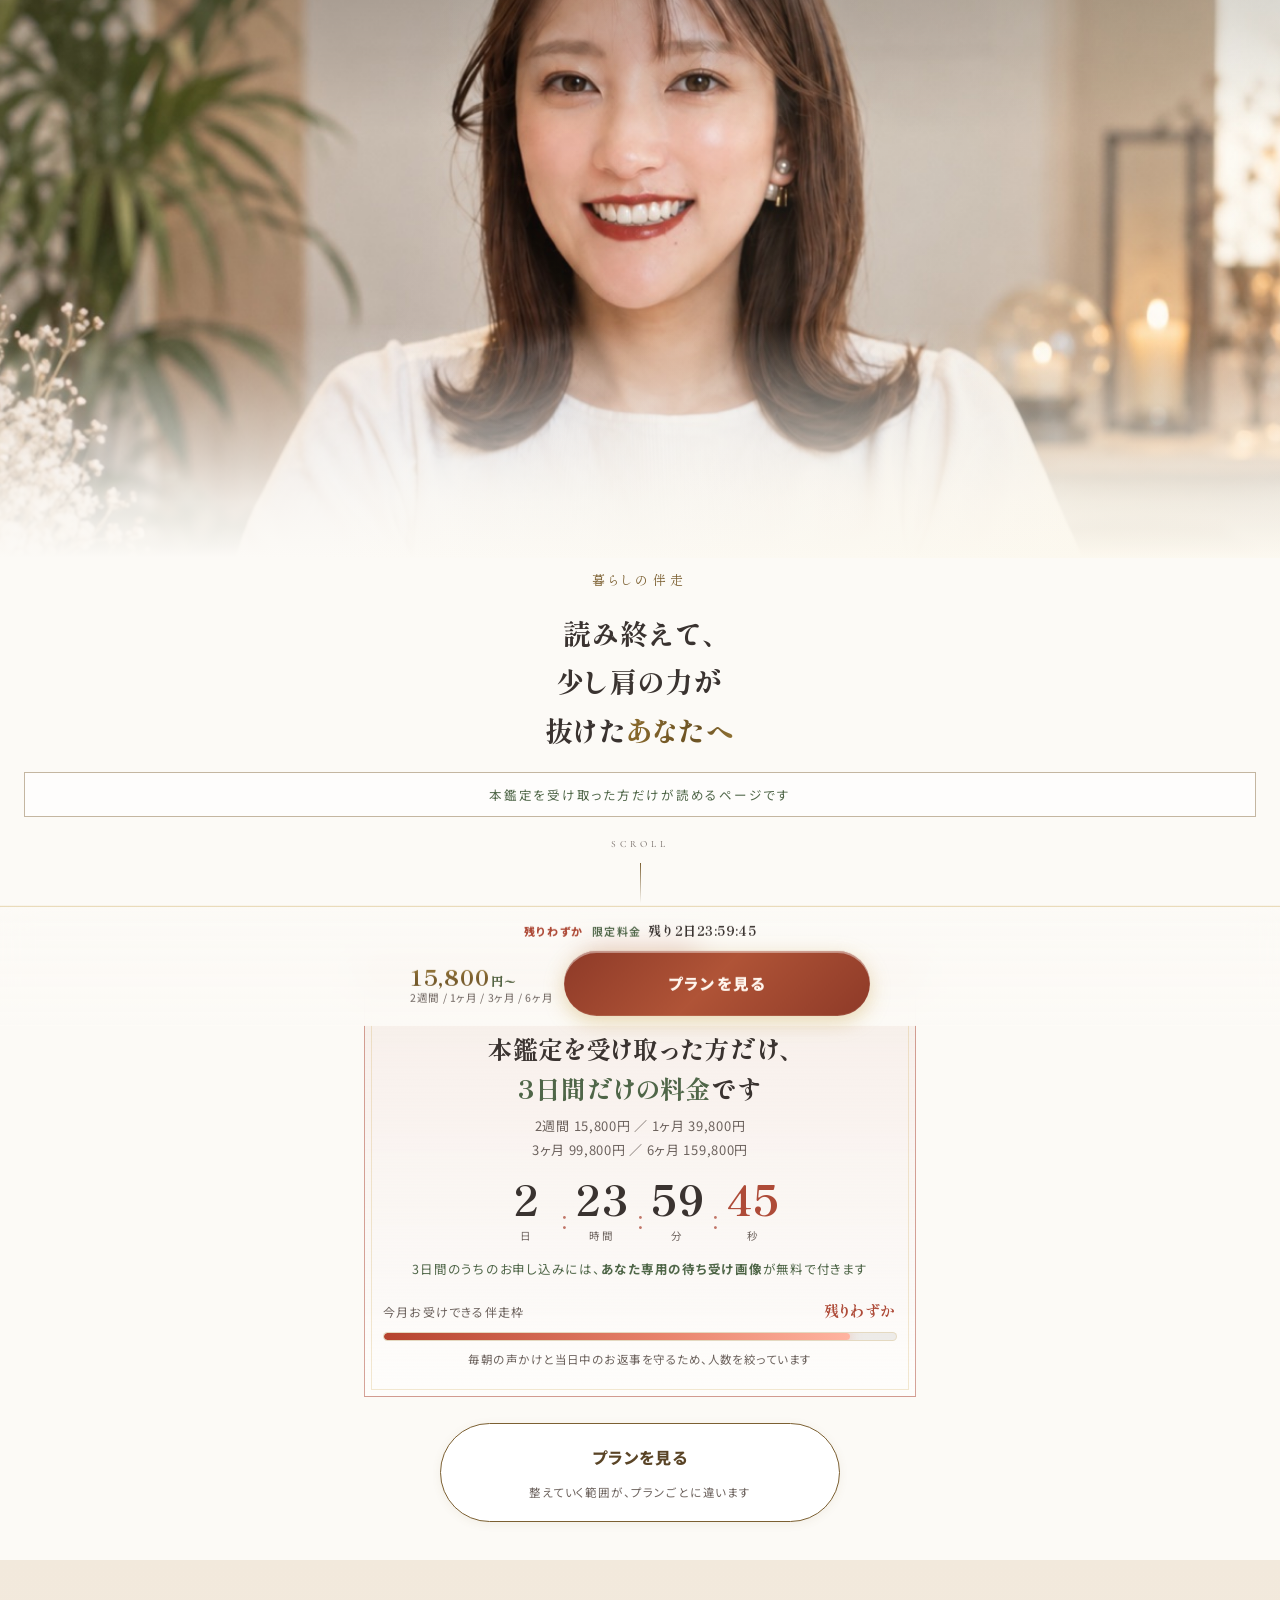
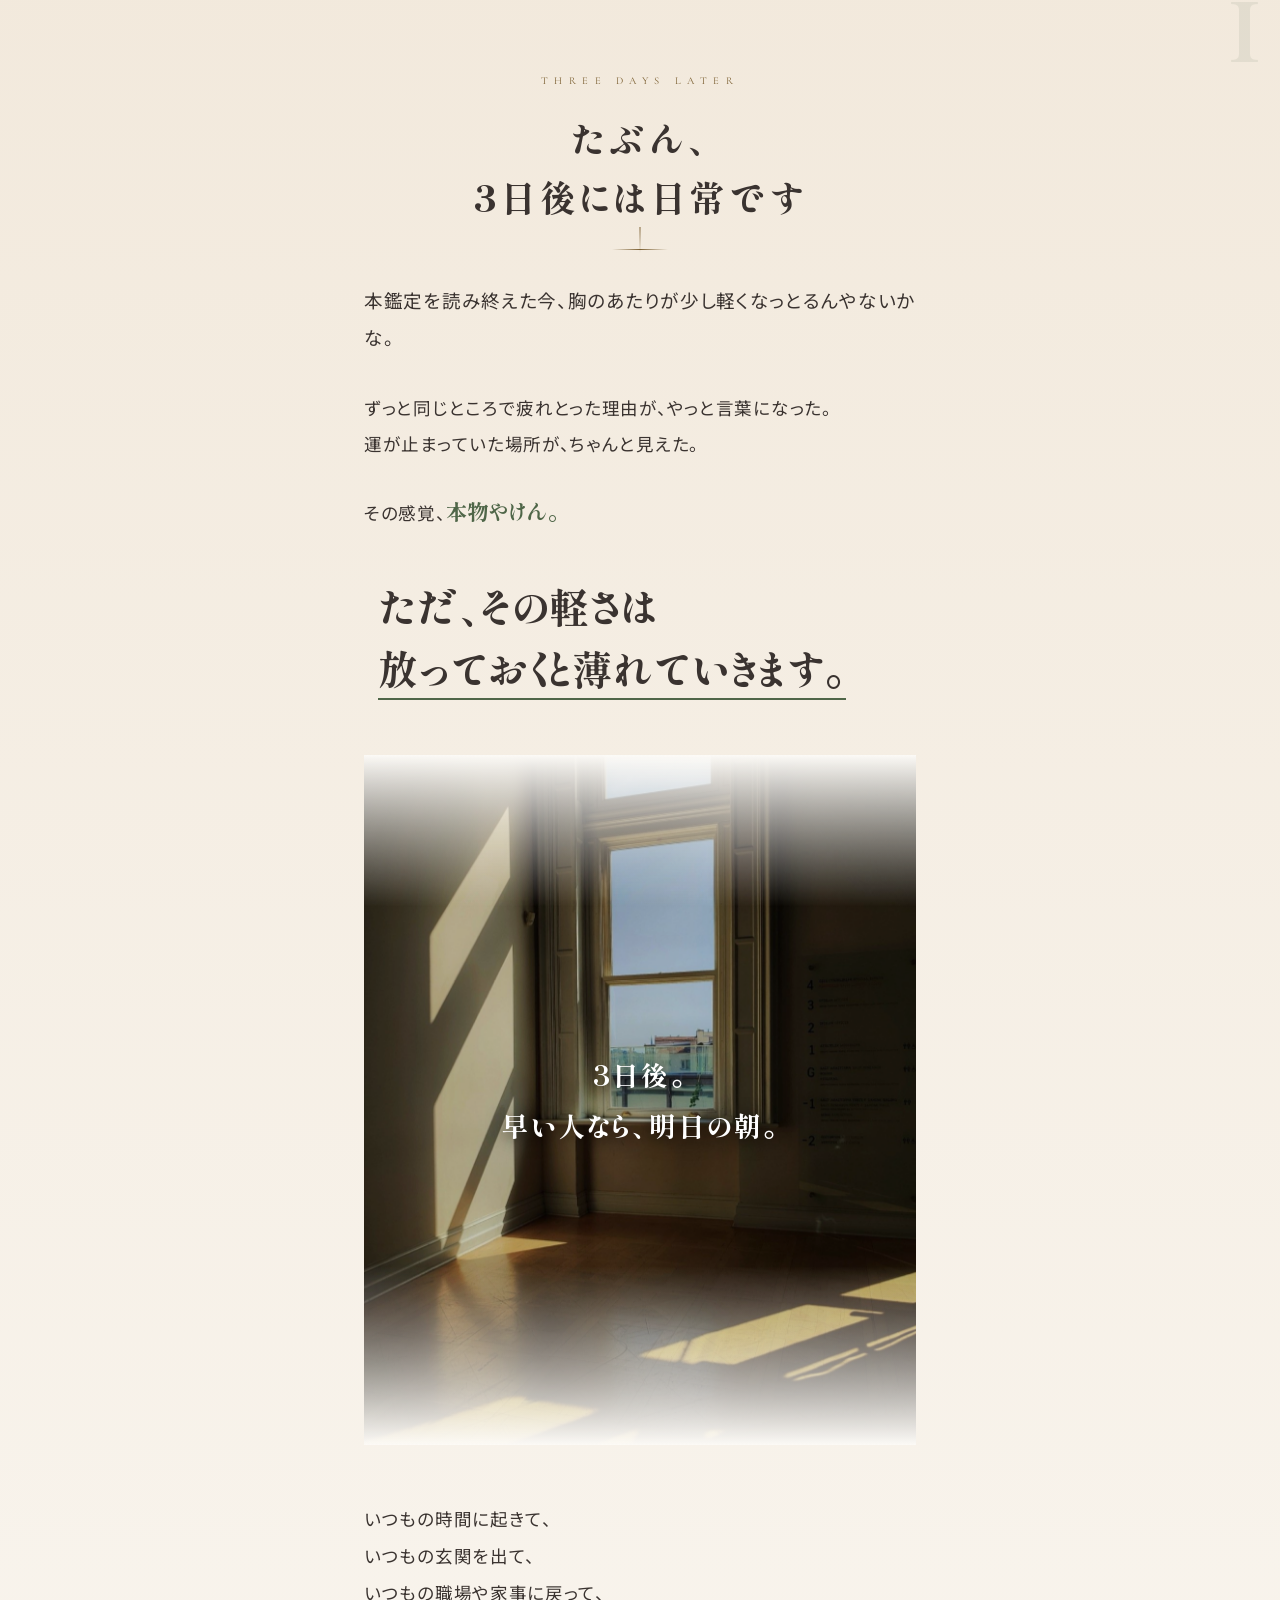
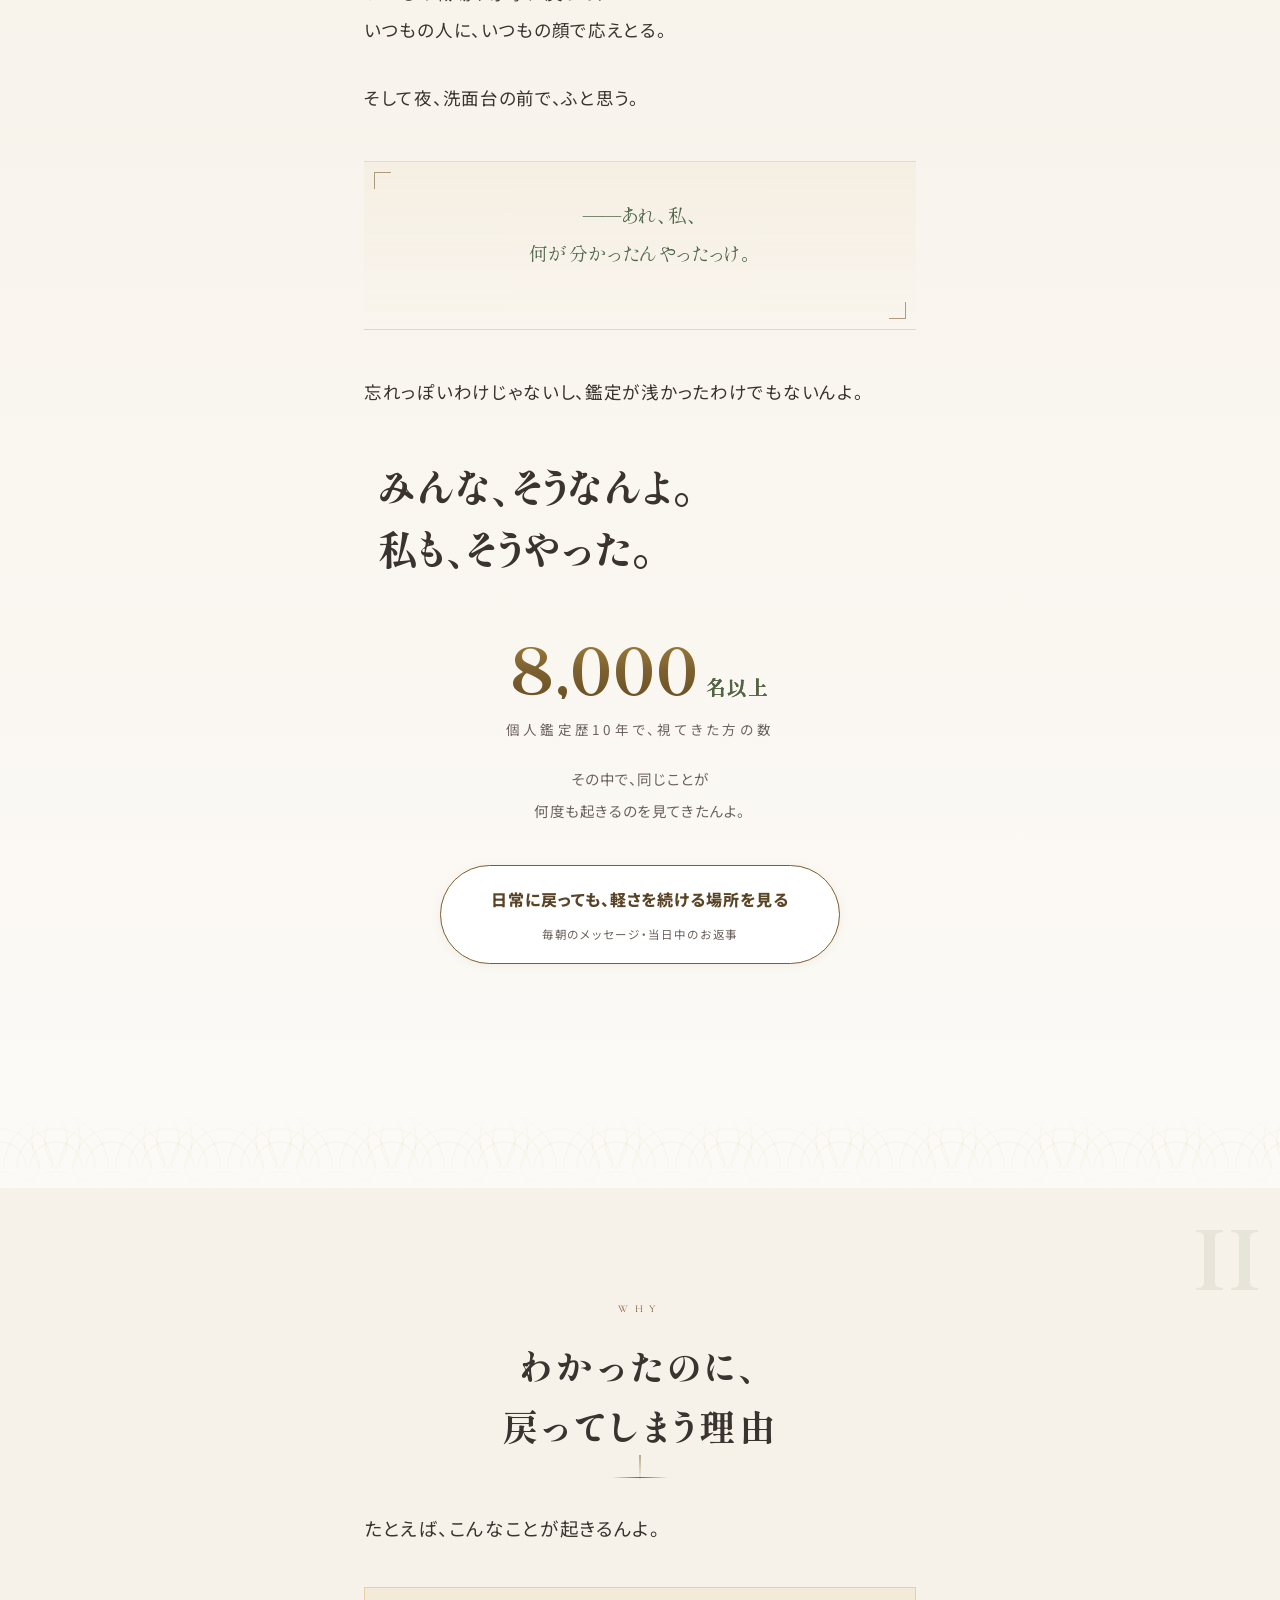
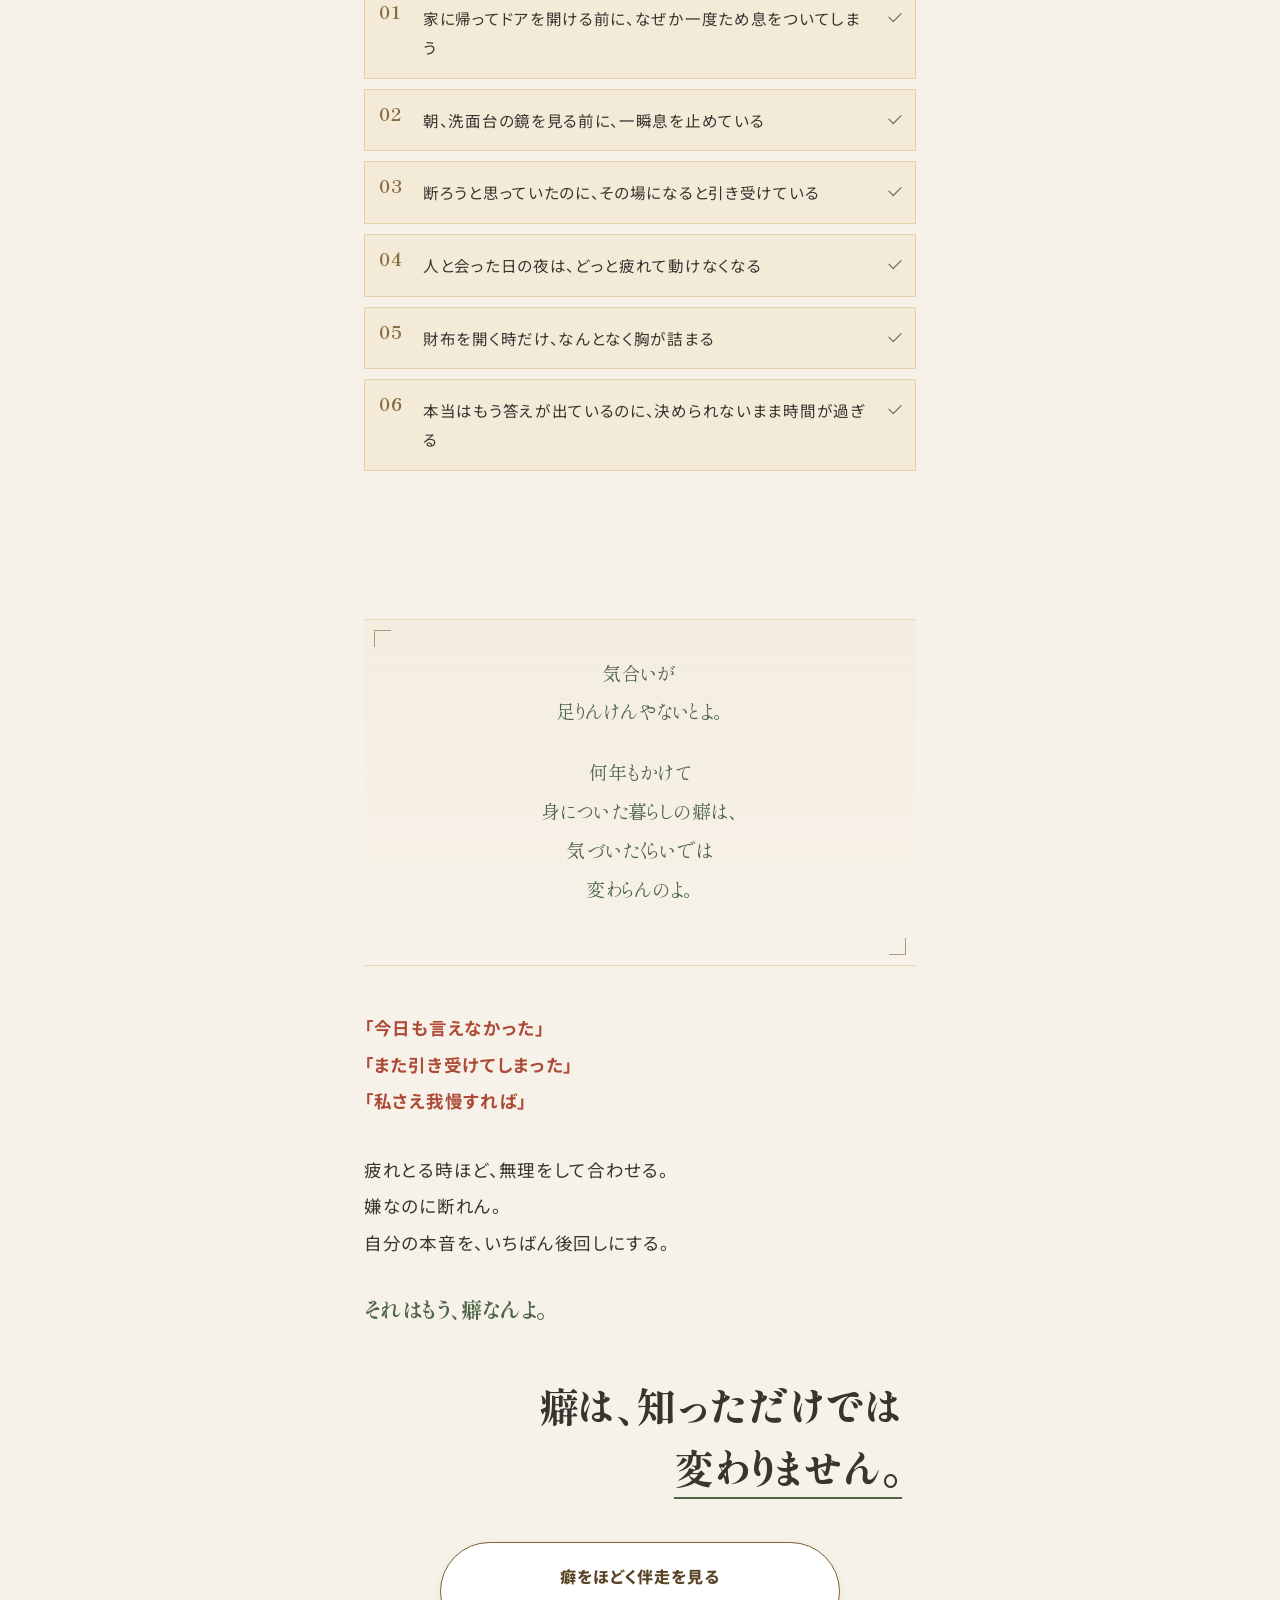
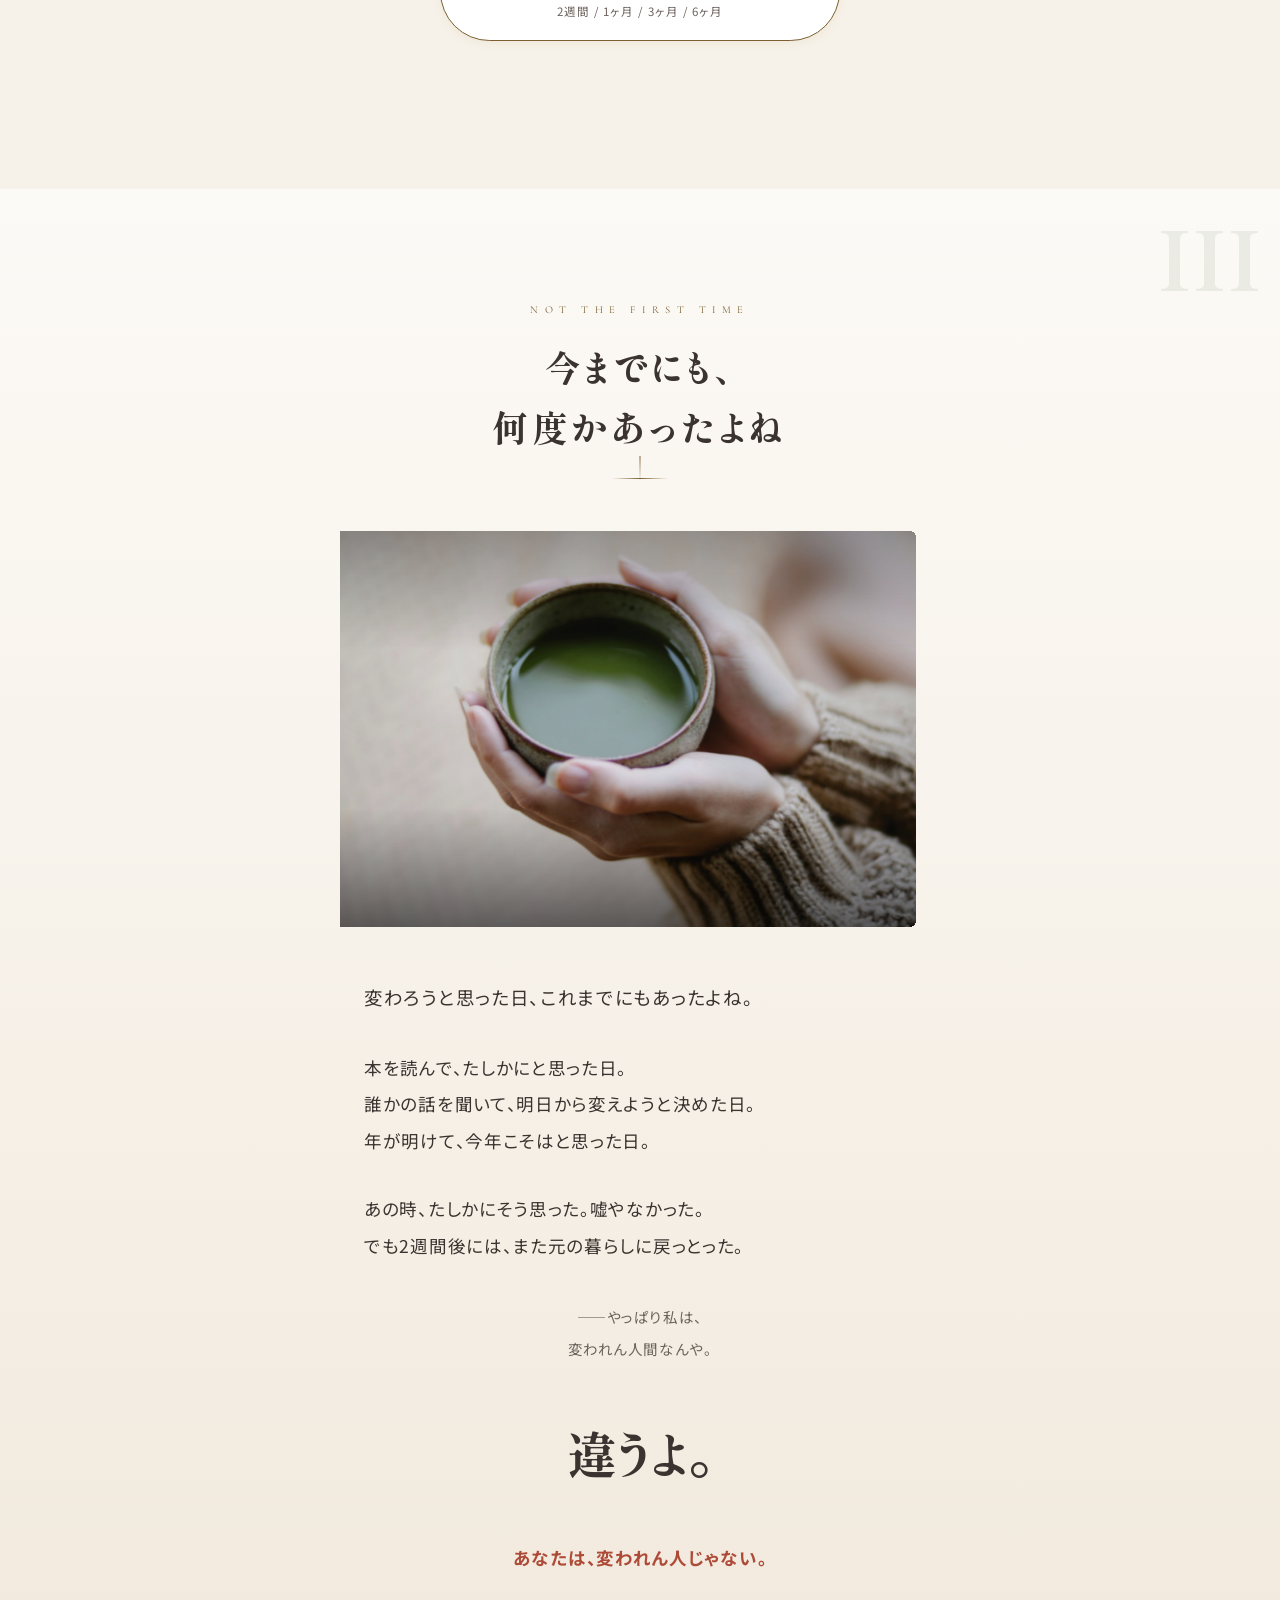
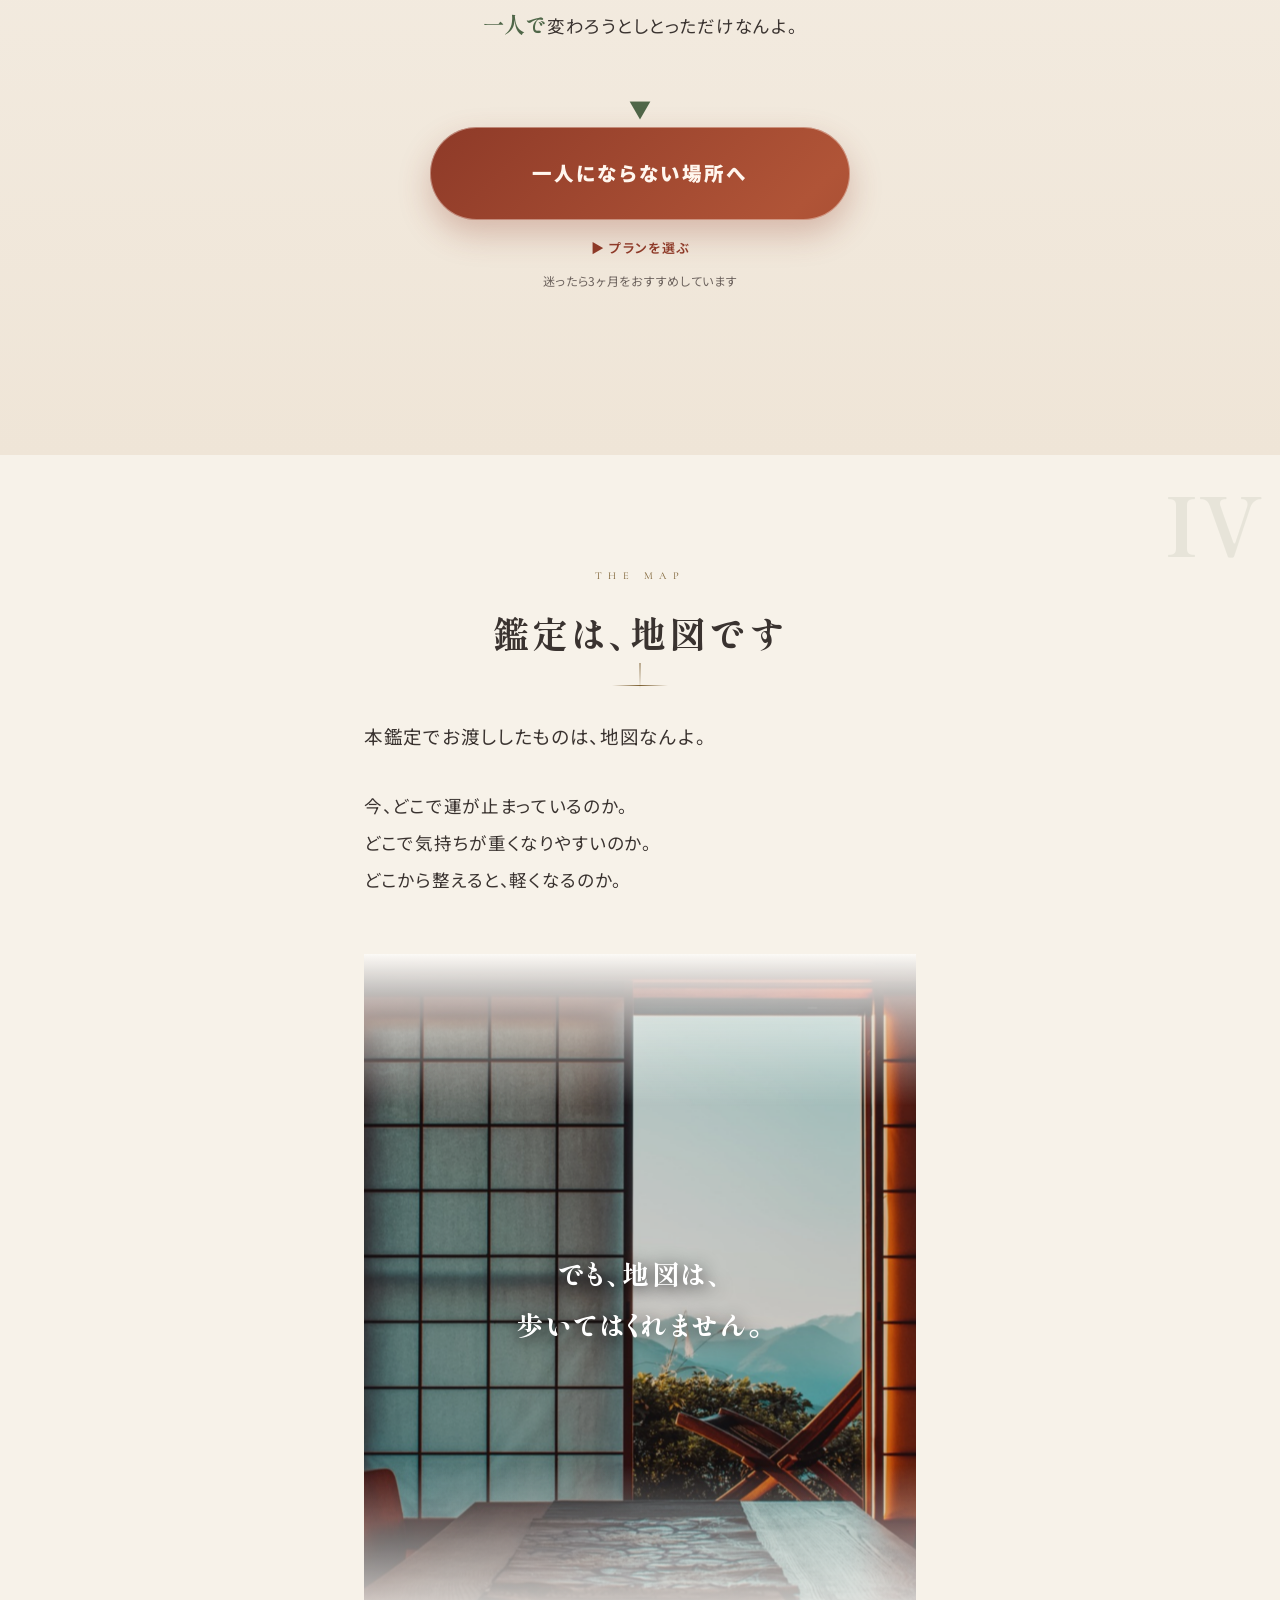
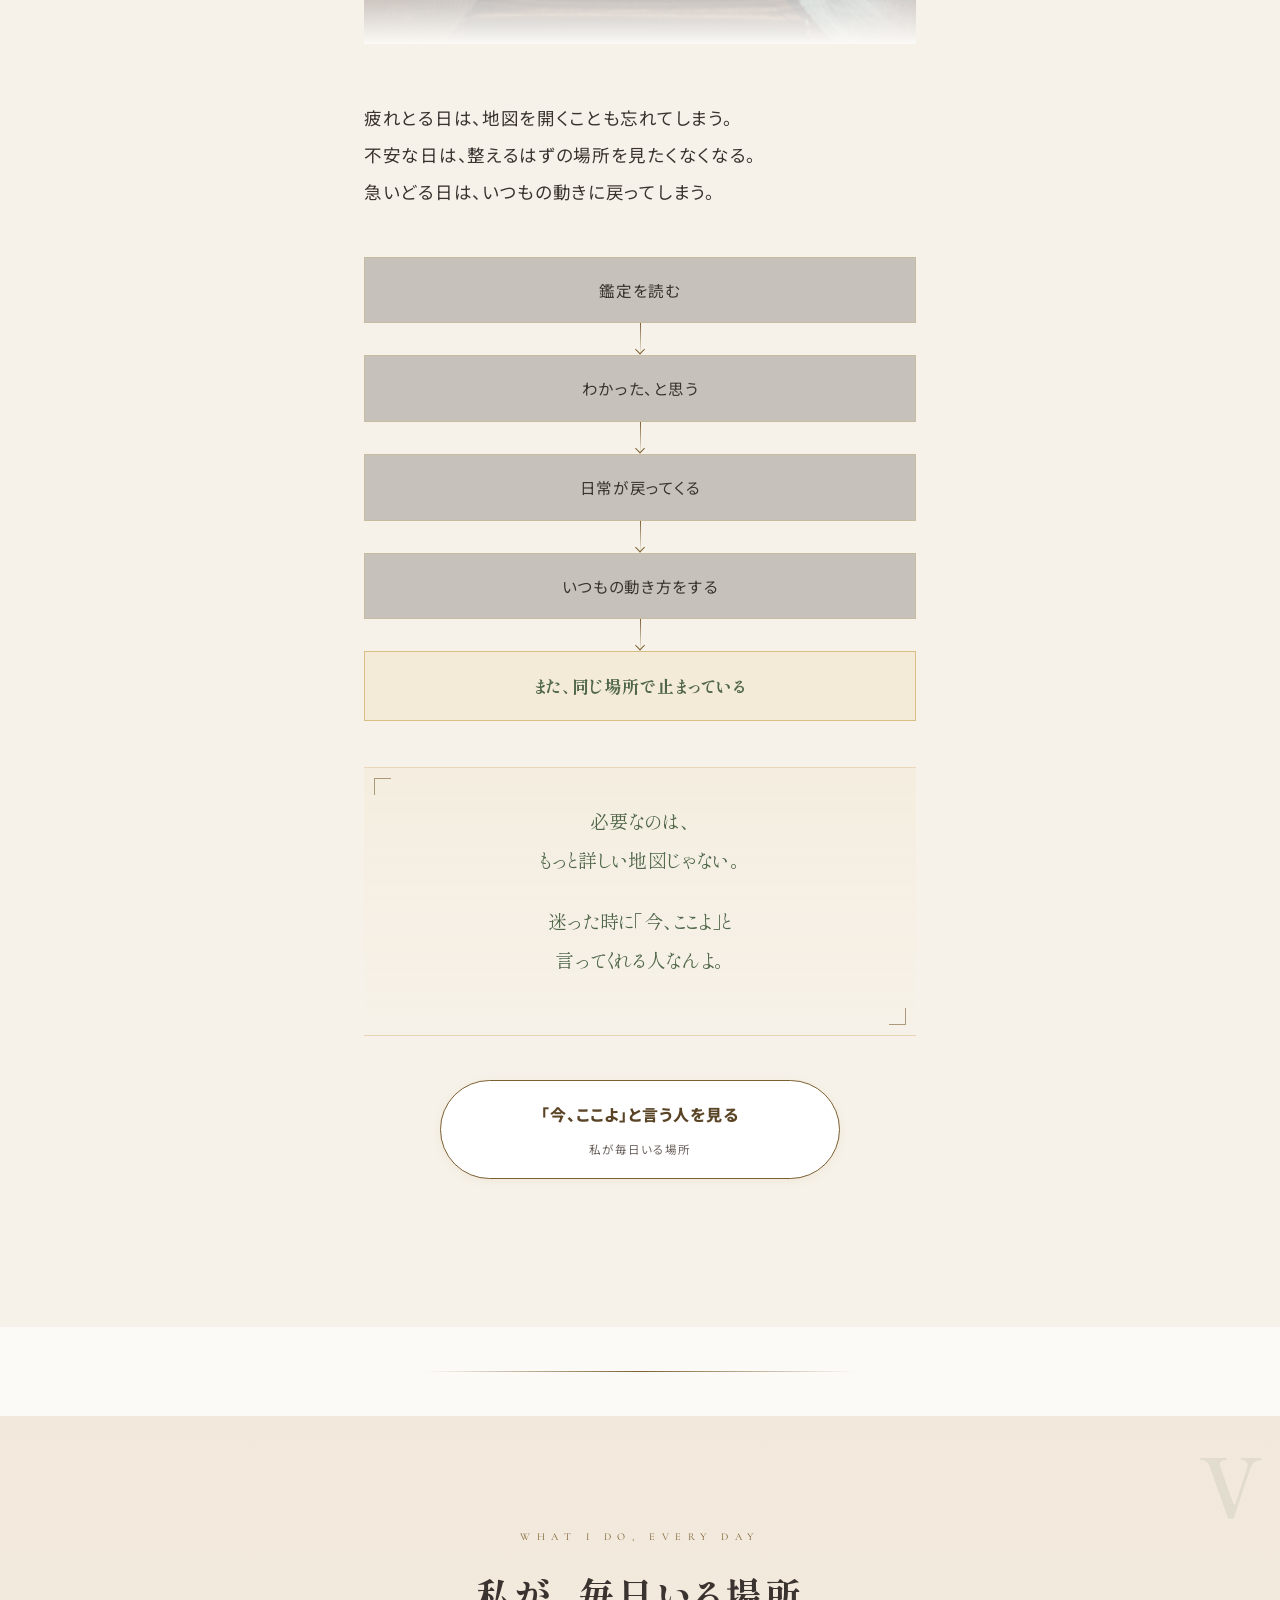
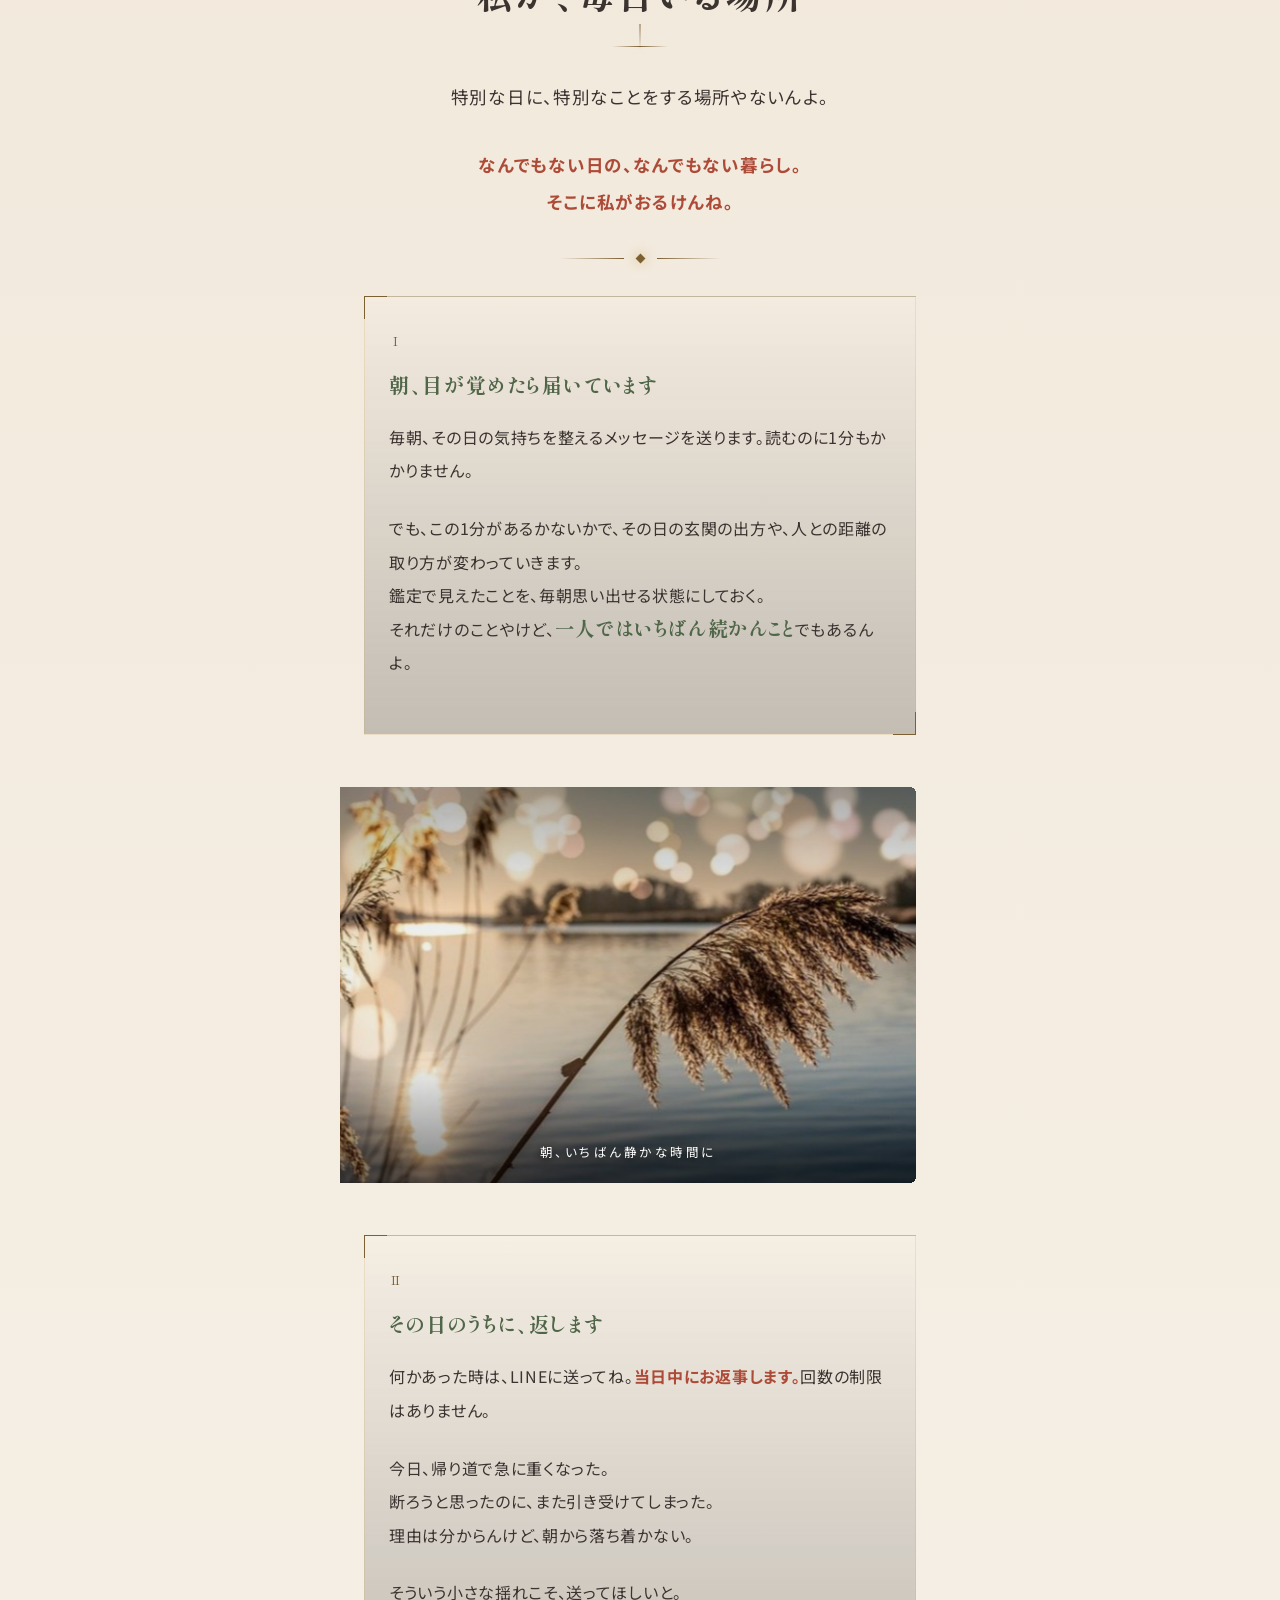
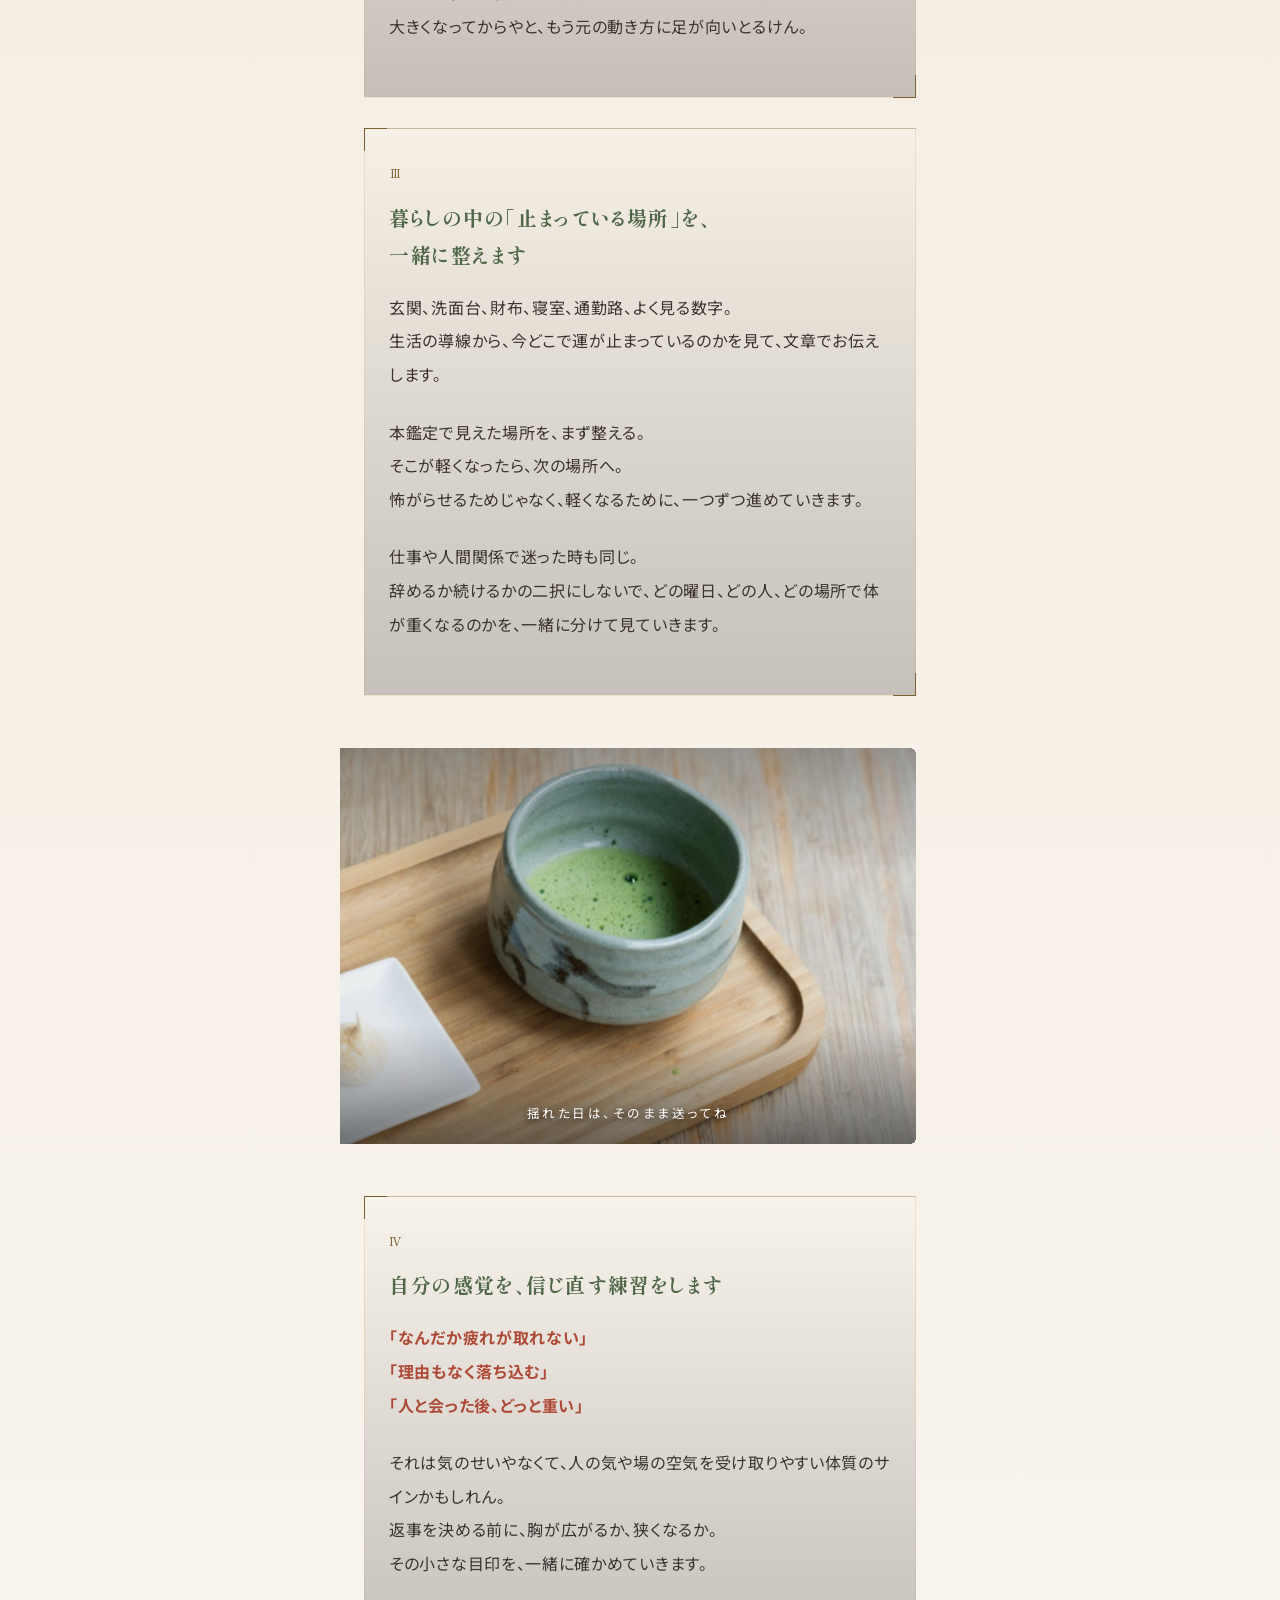
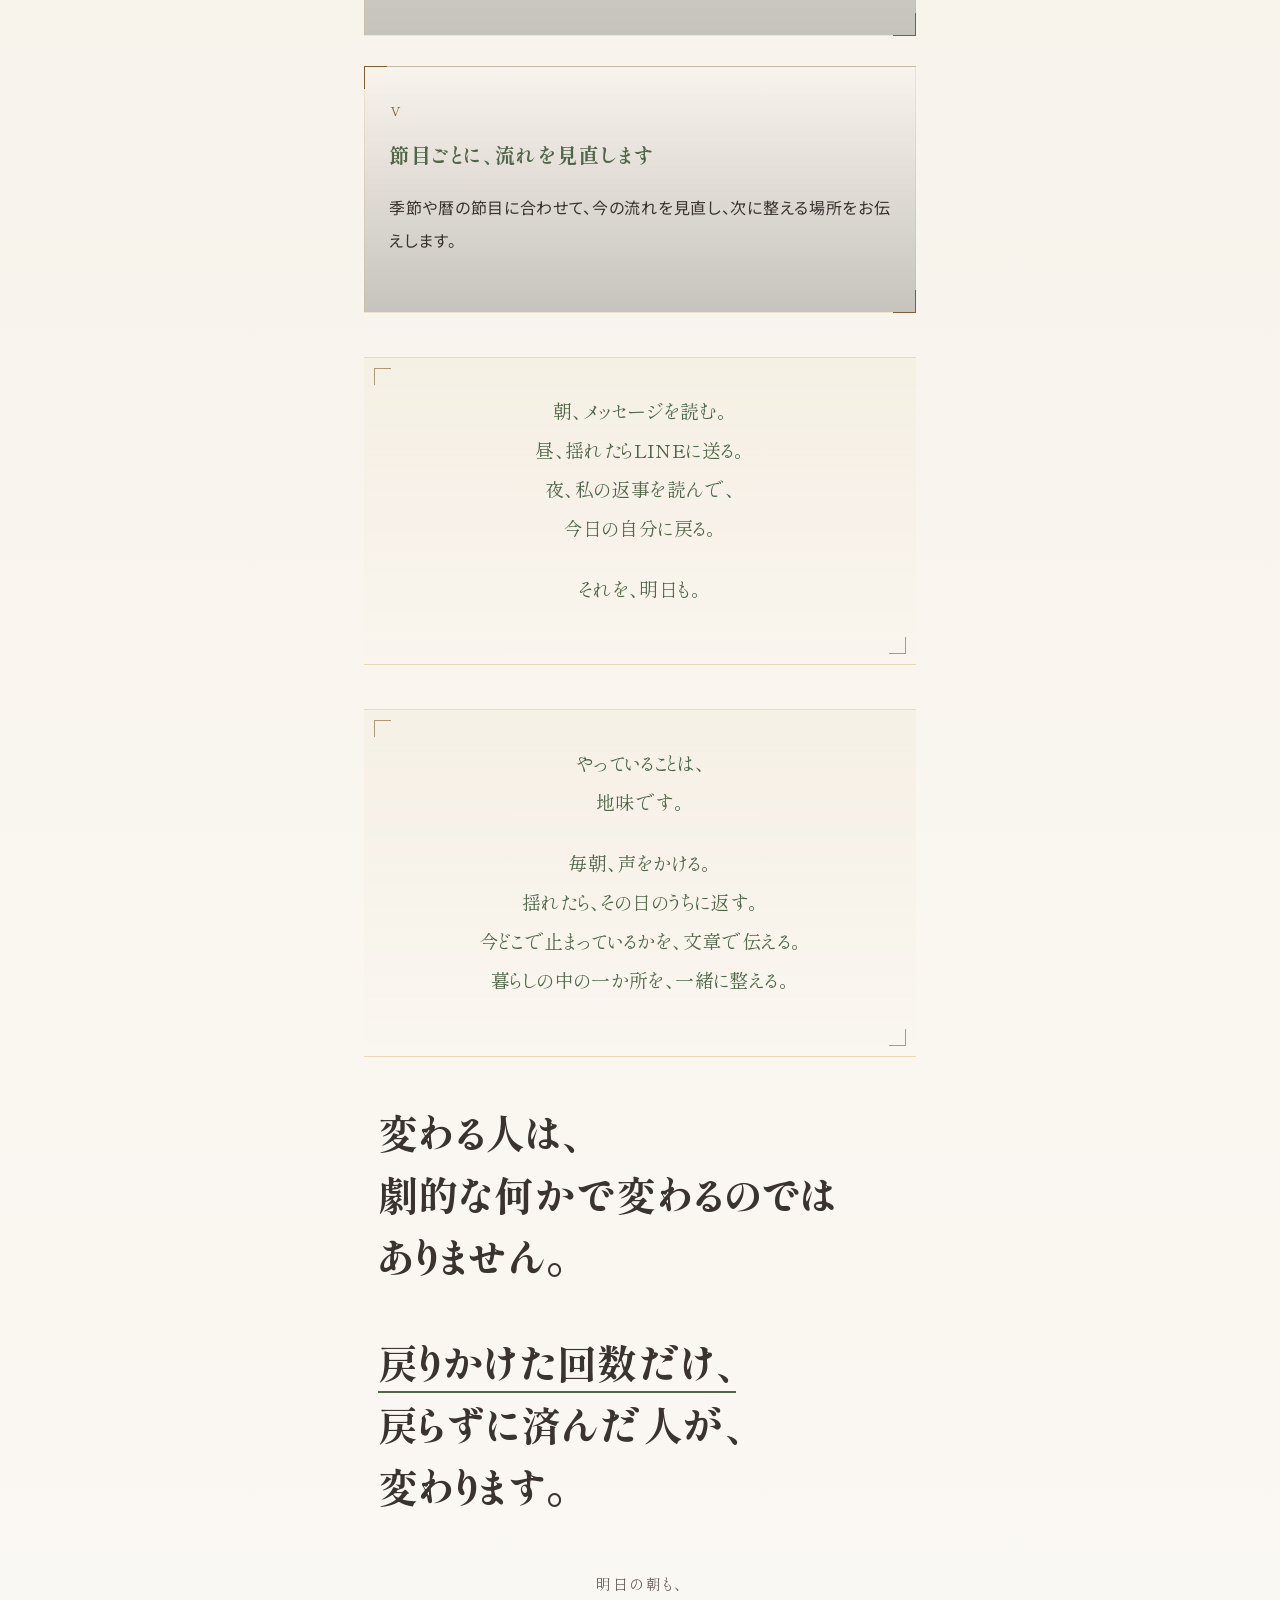
<file: bansou/index.html>
<!doctype html>
<html lang="ja">
<head>
<meta charset="utf-8">
<meta name="viewport" content="width=device-width, initial-scale=1, viewport-fit=cover">
<meta name="robots" content="noindex">
<meta name="theme-color" content="#FBF8F3">
<title>暮らしの伴走｜本鑑定を受け取ったあなたへ</title>
<link rel="preconnect" href="https://fonts.googleapis.com">
<link rel="preconnect" href="https://fonts.gstatic.com" crossorigin>
<link href="https://fonts.googleapis.com/css2?family=Shippori+Mincho+B1:wght@400;600;700;800&family=Noto+Sans+JP:wght@400;500;700&family=Cormorant+Garamond:wght@300;500;600&display=swap" rel="stylesheet">
<link rel="stylesheet" href="../assets/lp.css?v=202609102219">
<link rel="stylesheet" href="../assets/theme-miya.css?v=202610080100">
<style>
body{line-height:2.1;letter-spacing:.04em}
</style>
</head>
<!-- 限定料金：本鑑定お届け後の初回閲覧から72時間。通常価格は要確認（未確定のため表示していない） -->
<body class="ed" data-deadline-key="miya_bansou" data-deadline-hours="72">

<div class="prog" aria-hidden="true"><i id="progbar"></i></div>

<!-- ============ HERO ============ -->
<header class="hero">
  <div class="hero-person">
    <img src="../img/m_hero.jpg" alt="窓辺の光の中に立つみや" fetchpriority="high" onerror="this.closest('.ph,.ph-full,.thumb,.shot,.hero-person,.plan')?.style.setProperty('display','none')">
    <div class="hero-flare" aria-hidden="true"></div>
  </div>
  <div class="particles" aria-hidden="true" id="particles"></div>
  <div class="hero-copy">
    <div class="lead rv">暮らしの伴走</div>
    <h1 class="lines"><span class="ln">読み終えて、</span><br><span class="ln">少し肩の力が</span><br><span class="ln">抜けた<span class="gg">あなたへ</span></span></h1>
    <div class="tag rv">本鑑定を受け取った方だけが読めるページです</div>
    <div class="scrollcue rv"><span class="lat">SCROLL</span><i></i></div>
  </div>
</header>

<!-- 3日間限定（冒頭） -->
<div class="limited">
  <div class="limbox rv">
    <span class="lt">3日間限定</span>
    <div class="lh">本鑑定を受け取った方だけ、<br><span class="g">3日間だけの料金</span>です</div>
    <div class="ld">2週間 15,800円 ／ 1ヶ月 39,800円<br>3ヶ月 99,800円 ／ 6ヶ月 159,800円</div>
    <div class="cd" aria-label="残り時間">
      <div class="u"><b data-d>-</b><i>日</i></div><div class="sep">:</div>
      <div class="u"><b data-h>--</b><i>時間</i></div><div class="sep">:</div>
      <div class="u"><b data-m>--</b><i>分</i></div><div class="sep">:</div>
      <div class="u s"><b data-s>--</b><i>秒</i></div>
    </div>
    <div class="cd-expired">この料金でのご案内は終了しました。<br>ご希望の方は、LINEにそのままお送りください。</div>
    <div class="ln2">3日間のうちのお申し込みには、<b>あなた専用の待ち受け画像</b>が無料で付きます</div>
    <div class="stock">
      <div class="sl"><span>今月お受けできる伴走枠</span><b>残りわずか</b></div>
      <div class="bar"><i style="--fill:91%"></i></div>
      <div class="sn">毎朝の声かけと当日中のお返事を守るため、人数を絞っています</div>
    </div>
  </div>
</div>

<a class="minicta rv" href="#plan" style="margin-top:26px">プランを見る<span class="s">整えていく範囲が、プランごとに違います</span></a>


<!-- ============ I 日常に戻る ============ -->
<section class="s-ai">
  <div class="wrap">
    <div class="chapno">I</div>
    <div class="eyebrow lat">Three days later</div>
    <h2 class="lines"><span class="ln">たぶん、</span><br><span class="ln">3日後には日常です</span></h2>
    <div class="gline"></div>

    <div class="stag">
      <p class="lead-p">本鑑定を読み終えた今、胸のあたりが少し軽くなっとるんやないかな。</p>
      <p>ずっと同じところで疲れとった理由が、やっと言葉になった。<br>運が止まっていた場所が、ちゃんと見えた。</p>
      <p>その感覚、<span class="ew">本物やけん。</span></p>
    </div>

    <div class="big rv-b">ただ、その軽さは<br><span class="wipe">放っておくと薄れていきます。</span></div>

    <div class="ph-full px rv-s">
      <img src="../img/room_01.jpg" alt="朝の光が入る白い部屋" loading="lazy" decoding="async" onerror="this.closest('.ph,.ph-full,.thumb,.shot,.hero-person,.plan')?.style.setProperty('display','none')">
      <div class="ov rv-b">3日後。<br>早い人なら、明日の朝。</div>
    </div>

    <div class="stag">
      <p>いつもの時間に起きて、<br>いつもの玄関を出て、<br>いつもの職場や家事に戻って、<br>いつもの人に、いつもの顔で応えとる。</p>
      <p>そして夜、洗面台の前で、ふと思う。</p>
    </div>

    <div class="quote rv-b">
      <p>——あれ、私、<br>何が分かったんやったっけ。</p>
    </div>

    <div class="stag">
      <p>忘れっぽいわけじゃないし、鑑定が浅かったわけでもないんよ。</p>
    </div>
    <div class="big rv-b">みんな、そうなんよ。<br>私も、そうやった。</div>

    <div class="stat rv" style="margin-top:56px">
      <div class="num"><span data-count="8000">0</span><span class="unit">名以上</span></div>
      <div class="lbl">個人鑑定歴10年で、視てきた方の数</div>
      <p class="whisper" style="margin:20px 0 0">その中で、同じことが<br>何度も起きるのを見てきたんよ。</p>
    </div>

    <a class="minicta rv" href="#plan">日常に戻っても、軽さを続ける場所を見る<span class="s">毎朝のメッセージ・当日中のお返事</span></a>
  </div>
</section>

<div class="band" aria-hidden="true"></div>

<!-- ============ II なぜ戻るのか ============ -->
<section class="s-dark">
  <div class="wrap">
    <div class="chapno">II</div>
    <div class="eyebrow lat">Why</div>
    <h2 class="lines"><span class="ln">わかったのに、</span><br><span class="ln">戻ってしまう理由</span></h2>
    <div class="gline"></div>

    <div class="rv"><p class="lead-p">たとえば、こんなことが起きるんよ。</p></div>

    <ul class="chk rv">
      <li>家に帰ってドアを開ける前に、なぜか一度ため息をついてしまう</li>
      <li>朝、洗面台の鏡を見る前に、一瞬息を止めている</li>
      <li>断ろうと思っていたのに、その場になると引き受けている</li>
      <li>人と会った日の夜は、どっと疲れて動けなくなる</li>
      <li>財布を開く時だけ、なんとなく胸が詰まる</li>
      <li>本当はもう答えが出ているのに、決められないまま時間が過ぎる</li>
    </ul>

    <div class="whisper rv">ひとつでも頷いたなら。<br>それ、あなたが弱いけんやないとよ。</div>

    <div class="quote stag">
      <p>気合いが<br>足りんけんやないとよ。</p>
      <p>何年もかけて<br>身についた暮らしの癖は、<br>気づいたくらいでは<br>変わらんのよ。</p>
    </div>

    <div class="stag">
      <p><span class="shu">「今日も言えなかった」</span><br><span class="shu">「また引き受けてしまった」</span><br><span class="shu">「私さえ我慢すれば」</span></p>
      <p>疲れとる時ほど、無理をして合わせる。<br>嫌なのに断れん。<br>自分の本音を、いちばん後回しにする。</p>
      <p><span class="ew">それはもう、癖なんよ。</span></p>
    </div>
    <div class="big rv-b">癖は、知っただけでは<br><span class="wipe">変わりません。</span></div>

    <a class="minicta rv" href="#plan">癖をほどく伴走を見る<span class="s">2週間 / 1ヶ月 / 3ヶ月 / 6ヶ月</span></a>
  </div>
</section>

<!-- ============ III 初めてではない ============ -->
<section class="s-ai-r">
  <div class="wrap">
    <div class="chapno">III</div>
    <div class="eyebrow lat">Not the first time</div>
    <h2 class="lines"><span class="ln">今までにも、</span><br><span class="ln">何度かあったよね</span></h2>
    <div class="gline"></div>

    <div class="ph wide px rv-s">
      <img src="../img/hands_01.jpg" alt="膝の上で組まれた手" loading="lazy" decoding="async" onerror="this.closest('.ph,.ph-full,.thumb,.shot,.hero-person,.plan')?.style.setProperty('display','none')">
    </div>

    <div class="stag">
      <p class="lead-p">変わろうと思った日、これまでにもあったよね。</p>
      <p>本を読んで、たしかにと思った日。<br>誰かの話を聞いて、明日から変えようと決めた日。<br>年が明けて、今年こそはと思った日。</p>
      <p>あの時、たしかにそう思った。嘘やなかった。<br>でも2週間後には、また元の暮らしに戻っとった。</p>
    </div>

    <div class="whisper rv">——やっぱり私は、<br>変われん人間なんや。</div>

    <div class="big xl rv-b">違うよ。</div>

    <div class="stag">
      <p class="tc"><strong>あなたは、変われん人じゃない。</strong></p>
      <p class="tc"><span class="ew">一人で</span>変わろうとしとっただけなんよ。</p>
    </div>

    <a class="cta rv" href="#plan">
      <span class="arrow">▼</span>
      <span class="btn">一人にならない場所へ</span>
      <span class="sub">▶ プランを選ぶ</span>
      <span class="micro">迷ったら3ヶ月をおすすめしています</span>
    </a>
  </div>
</section>

<!-- ============ IV 地図 ============ -->
<section class="s-dark">
  <div class="wrap">
    <div class="chapno">IV</div>
    <div class="eyebrow lat">The map</div>
    <h2 class="lines"><span class="ln">鑑定は、地図です</span></h2>
    <div class="gline"></div>

    <div class="stag">
      <p class="lead-p">本鑑定でお渡ししたものは、地図なんよ。</p>
      <p>今、どこで運が止まっているのか。<br>どこで気持ちが重くなりやすいのか。<br>どこから整えると、軽くなるのか。</p>
    </div>

    <div class="ph-full px rv-s">
      <img src="../img/window_01.jpg" alt="整った玄関と窓辺の花" loading="lazy" decoding="async" onerror="this.closest('.ph,.ph-full,.thumb,.shot,.hero-person,.plan')?.style.setProperty('display','none')">
      <div class="ov rv-b">でも、地図は、<br>歩いてはくれません。</div>
    </div>

    <div class="stag">
      <p>疲れとる日は、地図を開くことも忘れてしまう。<br>不安な日は、整えるはずの場所を見たくなくなる。<br>急いどる日は、いつもの動きに戻ってしまう。</p>
    </div>

    <div class="flow stag">
      <div class="fi">鑑定を読む</div>
      <div class="fa"></div>
      <div class="fi">わかった、と思う</div>
      <div class="fa"></div>
      <div class="fi">日常が戻ってくる</div>
      <div class="fa"></div>
      <div class="fi">いつもの動き方をする</div>
      <div class="fa"></div>
      <div class="fi last">また、同じ場所で止まっている</div>
    </div>

    <div class="quote stag">
      <p>必要なのは、<br>もっと詳しい地図じゃない。</p>
      <p>迷った時に「今、ここよ」と<br>言ってくれる人なんよ。</p>
    </div>

    <a class="minicta rv" href="#plan">「今、ここよ」と言う人を見る<span class="s">私が毎日いる場所</span></a>
  </div>
</section>

<div class="wrap"><div class="growline"></div></div>

<!-- ============ V 伴走の実像 ============ -->
<section class="s-ai">
  <div class="wrap">
    <div class="chapno">V</div>
    <div class="eyebrow lat">What I do, every day</div>
    <h2 class="lines"><span class="ln">私が、毎日いる場所</span></h2>
    <div class="gline"></div>

    <div class="stag">
      <p class="tc">特別な日に、特別なことをする場所やないんよ。</p>
      <p class="tc"><strong>なんでもない日の、なんでもない暮らし。<br>そこに私がおるけんね。</strong></p>
    </div>

    <div class="orn" aria-hidden="true"><i></i></div>

    <div class="dev rv">
      <div class="no lat">Ⅰ</div>
      <h3>朝、目が覚めたら届いています</h3>
      <p>毎朝、その日の気持ちを整えるメッセージを送ります。読むのに1分もかかりません。</p>
      <p>でも、この1分があるかないかで、その日の玄関の出方や、人との距離の取り方が変わっていきます。<br>鑑定で見えたことを、毎朝思い出せる状態にしておく。<br>それだけのことやけど、<span class="ew">一人ではいちばん続かんこと</span>でもあるんよ。</p>
    </div>

    <div class="ph wide px rv-s">
      <img src="../img/water_02.jpg" alt="朝の洗面台に差し込む光" loading="lazy" decoding="async" onerror="this.closest('.ph,.ph-full,.thumb,.shot,.hero-person,.plan')?.style.setProperty('display','none')">
      <div class="cap">朝、いちばん静かな時間に</div>
    </div>

    <div class="dev rv">
      <div class="no lat">Ⅱ</div>
      <h3>その日のうちに、返します</h3>
      <p>何かあった時は、LINEに送ってね。<strong>当日中にお返事します。</strong>回数の制限はありません。</p>
      <p>今日、帰り道で急に重くなった。<br>断ろうと思ったのに、また引き受けてしまった。<br>理由は分からんけど、朝から落ち着かない。</p>
      <p>そういう小さな揺れこそ、送ってほしいと。<br>大きくなってからやと、もう元の動き方に足が向いとるけん。</p>
    </div>

    <div class="dev rv">
      <div class="no lat">Ⅲ</div>
      <h3>暮らしの中の「止まっている場所」を、<br>一緒に整えます</h3>
      <p>玄関、洗面台、財布、寝室、通勤路、よく見る数字。<br>生活の導線から、今どこで運が止まっているのかを見て、文章でお伝えします。</p>
      <p>本鑑定で見えた場所を、まず整える。<br>そこが軽くなったら、次の場所へ。<br>怖がらせるためじゃなく、軽くなるために、一つずつ進めていきます。</p>
      <p>仕事や人間関係で迷った時も同じ。<br>辞めるか続けるかの二択にしないで、どの曜日、どの人、どの場所で体が重くなるのかを、一緒に分けて見ていきます。</p>
    </div>

    <div class="ph wide px rv-s">
      <img src="../img/hands_tea.jpg" alt="温かいお茶を持つ手" loading="lazy" decoding="async" onerror="this.closest('.ph,.ph-full,.thumb,.shot,.hero-person,.plan')?.style.setProperty('display','none')">
      <div class="cap">揺れた日は、そのまま送ってね</div>
    </div>

    <div class="dev rv">
      <div class="no lat">Ⅳ</div>
      <h3>自分の感覚を、信じ直す練習をします</h3>
      <p><span class="shu">「なんだか疲れが取れない」</span><br><span class="shu">「理由もなく落ち込む」</span><br><span class="shu">「人と会った後、どっと重い」</span></p>
      <p>それは気のせいやなくて、人の気や場の空気を受け取りやすい体質のサインかもしれん。<br>返事を決める前に、胸が広がるか、狭くなるか。<br>その小さな目印を、一緒に確かめていきます。</p>
    </div>

    <div class="dev rv">
      <div class="no lat">Ⅴ</div>
      <h3>節目ごとに、流れを見直します</h3>
      <p>季節や暦の節目に合わせて、今の流れを見直し、次に整える場所をお伝えします。</p>
    </div>

    <div class="quote stag">
      <p>朝、メッセージを読む。<br>昼、揺れたらLINEに送る。<br>夜、私の返事を読んで、<br>今日の自分に戻る。</p>
      <p>それを、明日も。</p>
    </div>

    <div class="quote stag">
      <p>やっていることは、<br>地味です。</p>
      <p>毎朝、声をかける。<br>揺れたら、その日のうちに返す。<br>今どこで止まっているかを、文章で伝える。<br>暮らしの中の一か所を、一緒に整える。</p>
    </div>

    <div class="big rv-b">変わる人は、<br>劇的な何かで変わるのでは<br>ありません。</div>
    <div class="big rv-b"><span class="wipe">戻りかけた回数だけ、</span><br>戻らずに済んだ人が、<br>変わります。</div>

    <div class="peak rv">
      <div class="l1">明日の朝も、<br>その次の朝も。</div>
      <div class="l2">もう、<br><em>ひとりで戻らない。</em></div>
      <div class="l3">お受けできる人数に限りがあります。<br>埋まっている時期は、少しお待ちいただくことがあります。</div>
    </div>

    <a class="cta rv" href="#plan">
      <span class="arrow">▼</span>
      <span class="btn">伴走を受け取る</span>
      <span class="sub">▶ プランを選んでお申し込みへ</span>
      <span class="micro">3日間限定料金・待ち受け画像プレゼント付き</span>
    </a>
  </div>
</section>

<div class="band" aria-hidden="true"></div>

<!-- ============ VI 声（明） ============ -->
<section class="s-light">
  <div class="wrap">
    <div class="chapno">VI</div>
    <div class="eyebrow lat">Voices</div>
    <h2 class="lines"><span class="ln">続けた方たちのこと</span></h2>
    <div class="gline"></div>

    <div class="rv"><p class="tc">届いたLINEを、そのまま載せとるよ。</p></div>

    <figure class="shot rv"><img src="../img/voices/b_01.png" alt="受け取った人の感想" loading="lazy" decoding="async"></figure>
    <figure class="shot rv"><img src="../img/voices/b_02.png" alt="受け取った人の感想" loading="lazy" decoding="async"></figure>
    <figure class="shot rv"><img src="../img/voices/b_03.png" alt="受け取った人の感想" loading="lazy" decoding="async"></figure>

    <a class="minicta rv" href="#plan">一人で戻らない場所を見る<span class="s">プランと料金</span></a>

    <figure class="shot rv"><img src="../img/voices/b_04.png" alt="受け取った人の感想" loading="lazy" decoding="async"></figure>
    <figure class="shot rv"><img src="../img/voices/b_05.png" alt="受け取った人の感想" loading="lazy" decoding="async"></figure>

    <a class="cta rv" href="#plan">
      <span class="arrow">▼</span>
      <span class="btn">私も、続けてみる</span>
      <span class="sub">▶ プランを選ぶ</span>
    </a>
  </div>
</section>

<!-- ============ VII プラン ============ -->
<section class="s-ai" id="plan" data-sticky-hide>
  <div class="wrap">
    <div class="chapno">VII</div>
    <div class="eyebrow lat">How far together</div>
    <h2 class="lines"><span class="ln">どこまで、一緒にいるか</span></h2>
    <div class="gline"></div>

    <div class="stag">
      <p class="tc">プランの違いは、<br>一緒に整えていく<span class="ew">暮らしの範囲と深さ</span>です。</p>
      <p class="tc">毎朝のメッセージと、当日中のLINEのお返事は<br>どのプランにもあります。<br>違うのは、玄関や洗面台のような入口から、<br>水まわり、持ち物、人との距離、仕事やお金の選び方まで、<br>どこまで広げて整えていくか。<br>期間が長いほど、暮らしの奥まで届きます。</p>
    </div>

    <div class="quote stag">
      <p>だから、値段で<br>選ばんでいいと。</p>
      <p>あなたが、<br>どこまで整えたいかやけん。</p>
    </div>

    <div class="moonwrap" aria-hidden="true">
      <div class="col"><div class="m m1"><i></i></div><div class="lb">2週間</div></div>
      <div class="col"><div class="m m2"><i></i></div><div class="lb">1ヶ月</div></div>
      <div class="col"><div class="m m3"><i></i></div><div class="lb">3ヶ月</div></div>
      <div class="col"><div class="m m4"><i></i></div><div class="lb">6ヶ月</div></div>
    </div>
    <div class="whisper rv" style="margin-top:-18px;font-size:14px">部屋が少しずつ整っていくように、<br>暮らしも整っていきます</div>

    <div class="stag">
      <h3 class="tc">ひとつだけ、<br>知っておいてほしいこと</h3>
      <p>運の止まりは、一度整えただけで全部ほどけるもんやないんよ。</p>
      <p>最初は、いちばん重い一か所が軽くなる。<br>次に、その周りの習慣がゆるむ。<br>それを重ねていくうちに、ようやく人との距離や、お金や仕事の選び方まで届きはじめます。</p>
      <p>散らかった部屋を、1日で完璧にするのは難しいやろ。<br>でも、毎日一か所ずつ整えていくと、いつのまにか家全体の空気が変わっとる。<br>あれと、同じです。</p>
    </div>

    <div class="quote stag">
      <p>2週間は、いちばん重い一か所まで。<br>1ヶ月で、毎日の習慣まで。<br>3ヶ月で、人との距離まで。<br>6ヶ月で、人生の選び方まで。</p>
      <p>整えていける<span class="ew">暮らしの範囲</span>が、<br>ここまで違います。</p>
    </div>

    <div class="crowd hot rv">
      <span class="dot"></span>
      <div>
        <div class="ct">ただいま、大変混み合っています</div>
        本鑑定を受け取った方からのお申し込みが続いており、<b>今月の枠は残りわずか</b>です。毎朝の声かけと当日中のお返事を守るため、埋まり次第、順番待ちとなります。
        <div class="stock">
          <div class="sl"><span>今月の伴走枠</span><b>売り切れ間近</b></div>
          <div class="bar"><i style="--fill:91%"></i></div>
        </div>
      </div>
    </div>


    <!-- 今だけ特典 -->
    <div class="bonus rv">
      <span class="bt">さらに、今だけ</span>
      <div class="bh">あなただけの<br>待ち受け画像を、<br>プレゼントします</div>
      <div class="bw">鑑定で見えたあなたの流れに合わせて、<br>一枚ずつお作りします</div>
      <div class="bfree">無料</div>
      <p>朝いちばんに目に入る場所に。<br>スマホを開くたびに、自分に戻るきっかけになります。</p>
      <div class="bn">3日間のうちのお申し込みなら、<br>どのプランでも付きます</div>
    </div>

    <!-- A -->
    <div class="plan rv">
      <div class="thumb"><img src="../img/light_02.jpg" alt="現実好転の2週間お試しプラン" loading="lazy" decoding="async" onerror="this.closest('.ph,.ph-full,.thumb,.shot,.hero-person,.plan')?.style.setProperty('display','none')"></div>
      <div class="pname">現実好転の2週間お試しプラン</div>
      <div class="pterm">14 DAYS</div>
      <div class="price"><span class="num-gold">15,800</span><small>円</small></div>
      <div class="goal">いちばん重い一か所を、<br>軽くするところまで</div>
      <div class="wave" aria-hidden="true">
        <div class="lbl">一緒に整える暮らしの範囲</div>
        <div class="rings"><i class="f"></i><i class="f"></i><i></i><i></i><i></i><i></i><i></i><i></i><i></i><i></i></div>
        <div class="cnt"><b class="num-gold">玄関・洗面台</b>など、入口の一か所</div>
      </div>
      <p class="honest tc" style="font-size:14px">本鑑定で見えた「いちばん止まっている場所」から整えます</p>
      <p>まず試してみたい方へ。毎朝のメッセージと、当日中のLINEのお返事つき。<br>本鑑定で見えた場所を、一緒に一つ整えます。</p>
      <p class="honest">正直にお伝えすると、2週間は、整い始めた頃に終わります。</p>
      <span class="gift">＋ あなた専用の待ち受け画像付き</span>
      <a class="pbtn" href="https://pmsdqb4c2p0emj0yagvc.stores.jp/items/6a2c2c89b0a30241ae68aa92" target="_blank" rel="noopener">2週間ではじめる</a>
    </div>

    <!-- B -->
    <div class="plan rv">
      <div class="thumb"><img src="../img/plan_1m.jpg" alt="現実好転の1ヶ月プラン" loading="lazy" decoding="async" onerror="this.closest('.ph,.ph-full,.thumb,.shot,.hero-person,.plan')?.style.setProperty('display','none')"></div>
      <div class="pname">現実好転の1ヶ月プラン</div>
      <div class="pterm">1 MONTH</div>
      <div class="price"><span class="num-gold">39,800</span><small>円</small></div>
      <div class="goal">毎日の習慣が、<br>変わりはじめるところまで</div>
      <div class="wave" aria-hidden="true">
        <div class="lbl">一緒に整える暮らしの範囲</div>
        <div class="rings"><i class="f"></i><i class="f"></i><i class="f"></i><i class="f"></i><i></i><i></i><i></i><i></i><i></i><i></i></div>
        <div class="cnt"><b class="num-gold">水まわり・持ち物・朝夜の習慣</b>まで</div>
      </div>
      <p class="honest tc" style="font-size:14px">入口だけでなく、毎日の動き方まで広げて整えます</p>
      <p>整った後、必ず一度、元に戻ろうとする時期が来ます。一人だと、ここでほとんどの人が戻ってしまいます。<br>1ヶ月あれば、その波を一緒に一度またげます。</p>
      <span class="gift">＋ あなた専用の待ち受け画像付き</span>
      <a class="pbtn" href="https://pmsdqb4c2p0emj0yagvc.stores.jp/items/6a0c62d96270d004cd940dc7" target="_blank" rel="noopener">1ヶ月ではじめる</a>
    </div>

    <!-- C 推奨 -->
    <div class="plan rec">
      <div class="badge">迷っているなら、ここです</div>
      <div class="thumb"><img src="../img/plan_3m.jpg" alt="現実定着の3ヶ月王道プラン" loading="lazy" decoding="async" onerror="this.closest('.ph,.ph-full,.thumb,.shot,.hero-person,.plan')?.style.setProperty('display','none')"></div>
      <div class="pname">現実定着の3ヶ月王道プラン</div>
      <div class="pterm">3 MONTHS</div>
      <div class="price"><span class="num-gold">99,800</span><small>円</small></div>
      <div class="goal">整った暮らしが、<br>当たり前になるところまで</div>
      <div class="wave" aria-hidden="true">
        <div class="lbl">一緒に整える暮らしの範囲</div>
        <div class="rings"><i class="f"></i><i class="f"></i><i class="f"></i><i class="f"></i><i class="f"></i><i class="f"></i><i class="f"></i><i></i><i></i><i></i></div>
        <div class="cnt"><b class="num-gold">寝室・通勤路・人との距離</b>まで</div>
      </div>
      <p class="honest tc" style="font-size:14px">気づきが行動に変わり、暮らしに根づくまで見届けます</p>
      <p>気づきが行動に変わり、日常に馴染むまでには時間がかかります。<br><strong>3ヶ月は、あなたの周りが変わり始めるのに必要な、いちばん短い時間です。</strong></p>
      <span class="gift">＋ あなた専用の待ち受け画像付き</span>
      <a class="pbtn" href="https://pmsdqb4c2p0emj0yagvc.stores.jp/items/6a0c66cba89fa51b3d47373f" target="_blank" rel="noopener">3ヶ月ではじめる<span class="s">いちばん選ばれています</span></a>
    </div>

    <!-- D -->
    <div class="plan rv">
      <div class="thumb"><img src="../img/plan_6m.jpg" alt="人生変容6ヶ月プレミアムプラン" loading="lazy" decoding="async" onerror="this.closest('.ph,.ph-full,.thumb,.shot,.hero-person,.plan')?.style.setProperty('display','none')"></div>
      <div class="pname">人生変容6ヶ月プレミアムプラン</div>
      <div class="pterm">6 MONTHS</div>
      <div class="price"><span class="num-gold">159,800</span><small>円</small></div>
      <div class="goal">戻り方を、<br>忘れるところまで</div>
      <div class="wave" aria-hidden="true">
        <div class="lbl">一緒に整える暮らしの範囲</div>
        <div class="rings"><i class="f"></i><i class="f"></i><i class="f"></i><i class="f"></i><i class="f"></i><i class="f"></i><i class="f"></i><i class="f"></i><i class="f"></i><i class="f"></i></div>
        <div class="cnt"><b class="num-gold">仕事・お金・人間関係の選び方</b>まで</div>
      </div>
      <p class="honest tc" style="font-size:14px">暮らし全体と、人生の選び方の根っこまで整えます</p>
      <p>仕事、お金、家族、自分自身。いくつものテーマが絡んでいる方へ。<br>季節が一巡するあいだ、暮らし全体を一緒に見直していきます。</p>
      <span class="gift">＋ あなた専用の待ち受け画像付き</span>
      <a class="pbtn" href="https://pmsdqb4c2p0emj0yagvc.stores.jp/items/6a0c6a4e577d503901bbd2a3" target="_blank" rel="noopener">6ヶ月ではじめる</a>
    </div>

    <div class="whisper rv">
      迷うなら、3ヶ月。<br>
      まず試してみたいなら、2週間。<br>
      人生の土台から整えたいなら、6ヶ月。<br><br>
      今の自分に必要な長さで、大丈夫やけんね。
    </div>

    <div class="linebox rv">
      <div class="lh">どの長さにするか迷ったら</div>
      <p>今の状況を、そのままLINEへ。<br>どの長さが合うか、私からお返事します。</p>
      <div class="ls">分割のご相談・お支払いで止まった時も、同じくLINEへ</div>
    </div>
  </div>
</section>

<!-- ============ VIII 逆止め ============ -->
<section class="s-dark">
  <div class="wrap">
    <div class="warn stag">
      <div class="eyebrow lat">Please do not</div>
      <h3>申し込まないでほしい方が、<br>います</h3>
      <p>食費を削る。支払いを後ろにずらす。誰かに借りる。<br><strong>もしそうなるなら、今回は見送ってね。</strong></p>
      <p>暮らしを壊してまで来ることを、神様は望んでいません。<br>私も、望んでいません。</p>
      <p>状況が変わった時に、また来てくれたらいい。<br><strong>その時、私はここにおるけんね。</strong></p>
    </div>

    <div class="whisper rv">
      また、「みやに全部決めてもらいたい」という方にも向いていません。<br>
      伴走は、あなたの選び方を一緒に練習する場所であって、<br>私があなたの人生を決める場所ではないからです。
    </div>

    <div class="big rv-b" style="margin-top:46px">暮らしを壊さずに<br>来られる方へ。</div>
    <a class="minicta rv" href="#plan">限定料金のうちに、プランを選ぶ<span class="s">3日間を過ぎると通常料金に戻ります</span></a>
  </div>
</section>

<!-- ============ IX FAQ ============ -->
<section class="s-ai-r">
  <div class="wrap">
    <div class="chapno">IX</div>
    <div class="eyebrow lat">Questions</div>
    <h2 class="sm lines"><span class="ln">よくあるご質問</span></h2>
    <div class="gline"></div>

    <div class="stag">
      <details class="faq"><summary>何が変わるか、約束してもらえますか。</summary>
        <div class="ans">約束はできません。人の流れは、その人の選び方で変わっていくもんやけん。私にできるのは、あなたが戻りそうになった時に、毎回そこにおることだけです。</div>
      </details>
      <details class="faq"><summary>毎日やりとりしないといけませんか。途中で止まっても大丈夫ですか。</summary>
        <div class="ans">送りたい時だけで大丈夫です。何も送らん日が続いても、毎朝のメッセージは届き続けます。気持ちが沈んで返せんくなる時期もよくあることやけん、急かしたりせんよ。そういう時こそ、こっちから声をかけ続けます。</div>
      </details>
      <details class="faq"><summary>プランによって、受け取れる内容は変わりますか。</summary>
        <div class="ans">変わります。毎朝のメッセージと、当日中のLINEのお返事はどのプランにもあります。違うのは、一緒に整えていく暮らしの範囲です。2週間は玄関や洗面台などいちばん重い一か所、1ヶ月は水まわりや持ち物、朝夜の習慣まで、3ヶ月は寝室や通勤路、人との距離まで、6ヶ月は仕事やお金、人間関係の選び方まで。期間が長いほど、暮らしの奥まで届きます。</div>
      </details>
      <details class="faq"><summary>家族に知られませんか。</summary>
        <div class="ans">知られません。やりとりはすべてこのLINEの中だけです。郵送物も、家に届くもんも一切ありません。夜、ご家族が寝てから送ってくれて構いませんよ。</div>
      </details>
      <details class="faq"><summary>本鑑定を受けたばかりですが、すぐに申し込んだ方がいいですか。</summary>
        <div class="ans">できれば、早い方がいいとお伝えしとる。鑑定を読んだ直後がいちばん心が動いとるけん。時間が経つほど、日常の方が強くなっていくんよね。この料金を3日間だけにしとるのも、同じ理由です。</div>
      </details>
      <details class="faq"><summary>待ち受け画像は、いつ届きますか。</summary>
        <div class="ans">お申し込みの確認がとれたあと、あなたの流れに合わせて一枚ずつお作りしてLINEでお送りします。</div>
      </details>
      <details class="faq"><summary>お守りや開運グッズなど、何か購入する必要はありますか。</summary>
        <div class="ans">ありません。伴走の中で、グッズや道具の購入をお願いすることはないよ。追加の費用も一切かかりません。いつもの暮らしの中にあるもので、整えていくけん。</div>
      </details>
      <details class="faq"><summary>お支払いがうまくいきません。</summary>
        <div class="ans">よくあることやけん、気にせんでね。エラーが出た、途中で止まった、どの方法がいいか分からん。そのままLINEに送ってください。一緒に手順を確認します。</div>
      </details>
      <details class="faq"><summary>金額が、正直きついです。</summary>
        <div class="ans">無理をして受けるもんやないよ。今は見送って大丈夫です。状況が落ち着いた時に、また声をかけてね。気になることがあれば、LINEで相談してください。</div>
      </details>
    </div>

    <a class="minicta rv" href="#plan">プランを選ぶ<span class="s">2週間 / 1ヶ月 / 3ヶ月 / 6ヶ月</span></a>
  </div>
</section>

<!-- ============ X 追伸 ============ -->
<section class="s-dark">
  <div class="wrap">
    <div class="chapno">X</div>
    <div class="eyebrow lat">From Miya</div>
    <h2 class="lines"><span class="ln">最後に</span></h2>
    <div class="gline"></div>

    <div class="ph portrait rv-s">
      <img src="../img/m_hero.jpg" alt="みや" loading="lazy" decoding="async" onerror="this.closest('.ph,.ph-full,.thumb,.shot,.hero-person,.plan')?.style.setProperty('display','none')">
    </div>

    <div class="stag">
      <p class="lead-p">私も昔は、元気に振る舞いながら、家に帰ると動けんくなるほど疲れとったと。</p>
      <p>歯科衛生士として働いとった頃、患者さんの不安や職場の緊張を、体ごと受け取っとったんよね。<br>当時は「自分が弱いだけ」やと思っとった。</p>
      <p>鑑定書は、どれだけ丁寧に書いても、<span class="ew">紙です。</span></p>
      <p>読んだ日は、たしかに心が動く。<br>でも、次の朝が来て、その次の朝が来て、気づけば元の速さで走っとる。</p>
      <p><strong>だから、この場所を作りました。</strong></p>
      <p>朝、声をかける。<br>揺れたら、その日のうちに返す。<br>今どこで止まっているか、伝える。<br>暮らしの中の一か所を、一緒に整える。<br>それだけです。</p>
      <p>でも、あなたが戻りかけた時に、毎回そこに誰かがおるっていうのは、一人で頑張ることとは、まったく違うんよ。</p>
    </div>

    <div class="big xl rv-b">軽くなるまで、<br>一人にせんけんね。</div>

    <div class="sign rv">みや</div>

    <a class="cta rv" href="#plan">
      <span class="arrow">▼</span>
      <span class="btn">伴走を受け取る</span>
      <span class="sub">▶ プランを選んでお申し込みへ</span>
      <span class="micro">3日間限定料金・待ち受け画像プレゼント付き</span>
    </a>
  </div>
</section>

<footer>
  <div class="wrap">
    <p>個人鑑定歴10年・累計8,000名以上を視てきました</p>
    <p style="margin-top:20px"><a href="https://pmsdqb4c2p0emj0yagvc.stores.jp/tokushoho" target="_blank" rel="noopener">特定商取引法に基づく表記</a></p>
    <p class="lat" style="margin-top:22px;font-size:10px;letter-spacing:.4em">MIYA</p>
  </div>
</footer>

<div class="sticky" id="sticky">
  <span class="lab"><span class="hot">残りわずか</span>限定料金<span class="cdmini"></span></span>
  <div class="row">
    <div class="pricebox"><div class="p">15,800<small>円〜</small></div><div class="n">2週間 / 1ヶ月 / 3ヶ月 / 6ヶ月</div></div>
    <a href="#plan">プランを見る</a>
  </div>
</div>

<script src="../assets/lp.js?v=202609102219"></script>
<script src="../assets/track-config.js?v=202609252005"></script>
<script src="../assets/track.js?v=202609252005"></script>
</body>
</html>
</file>
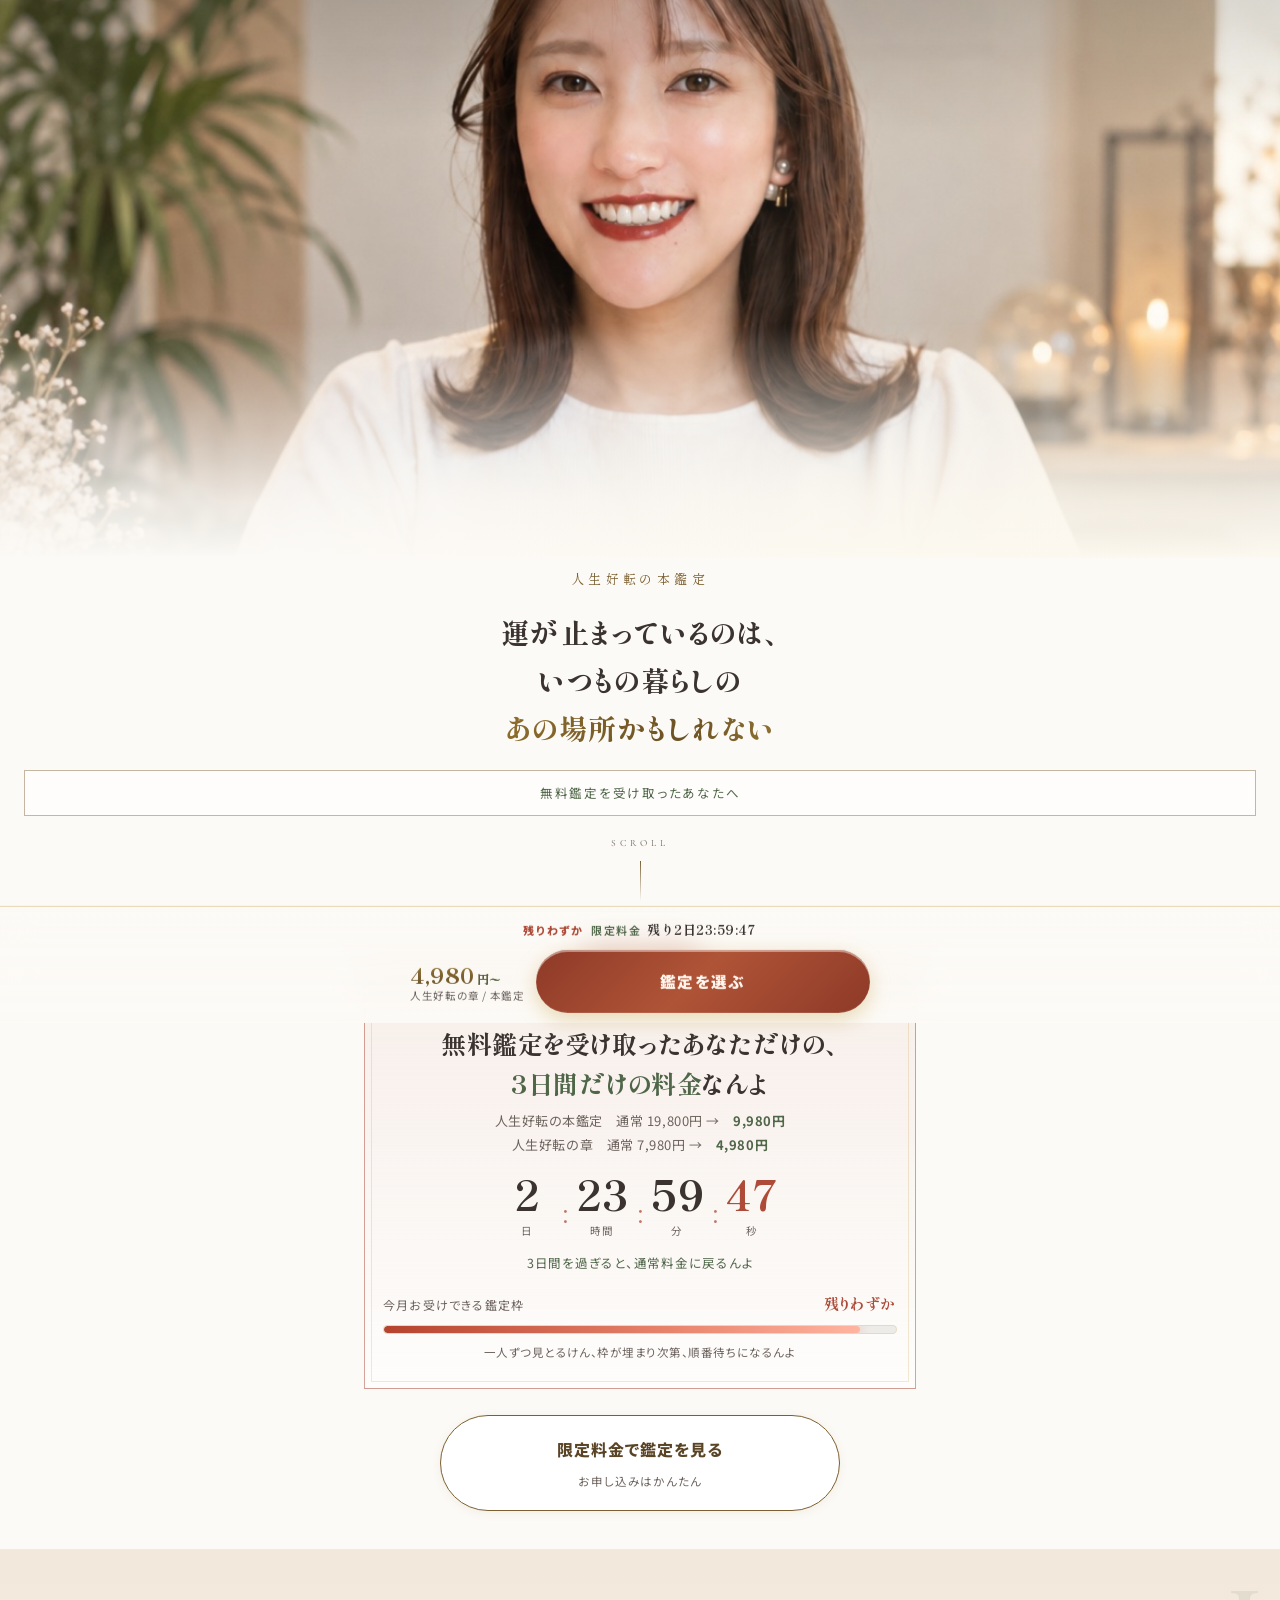
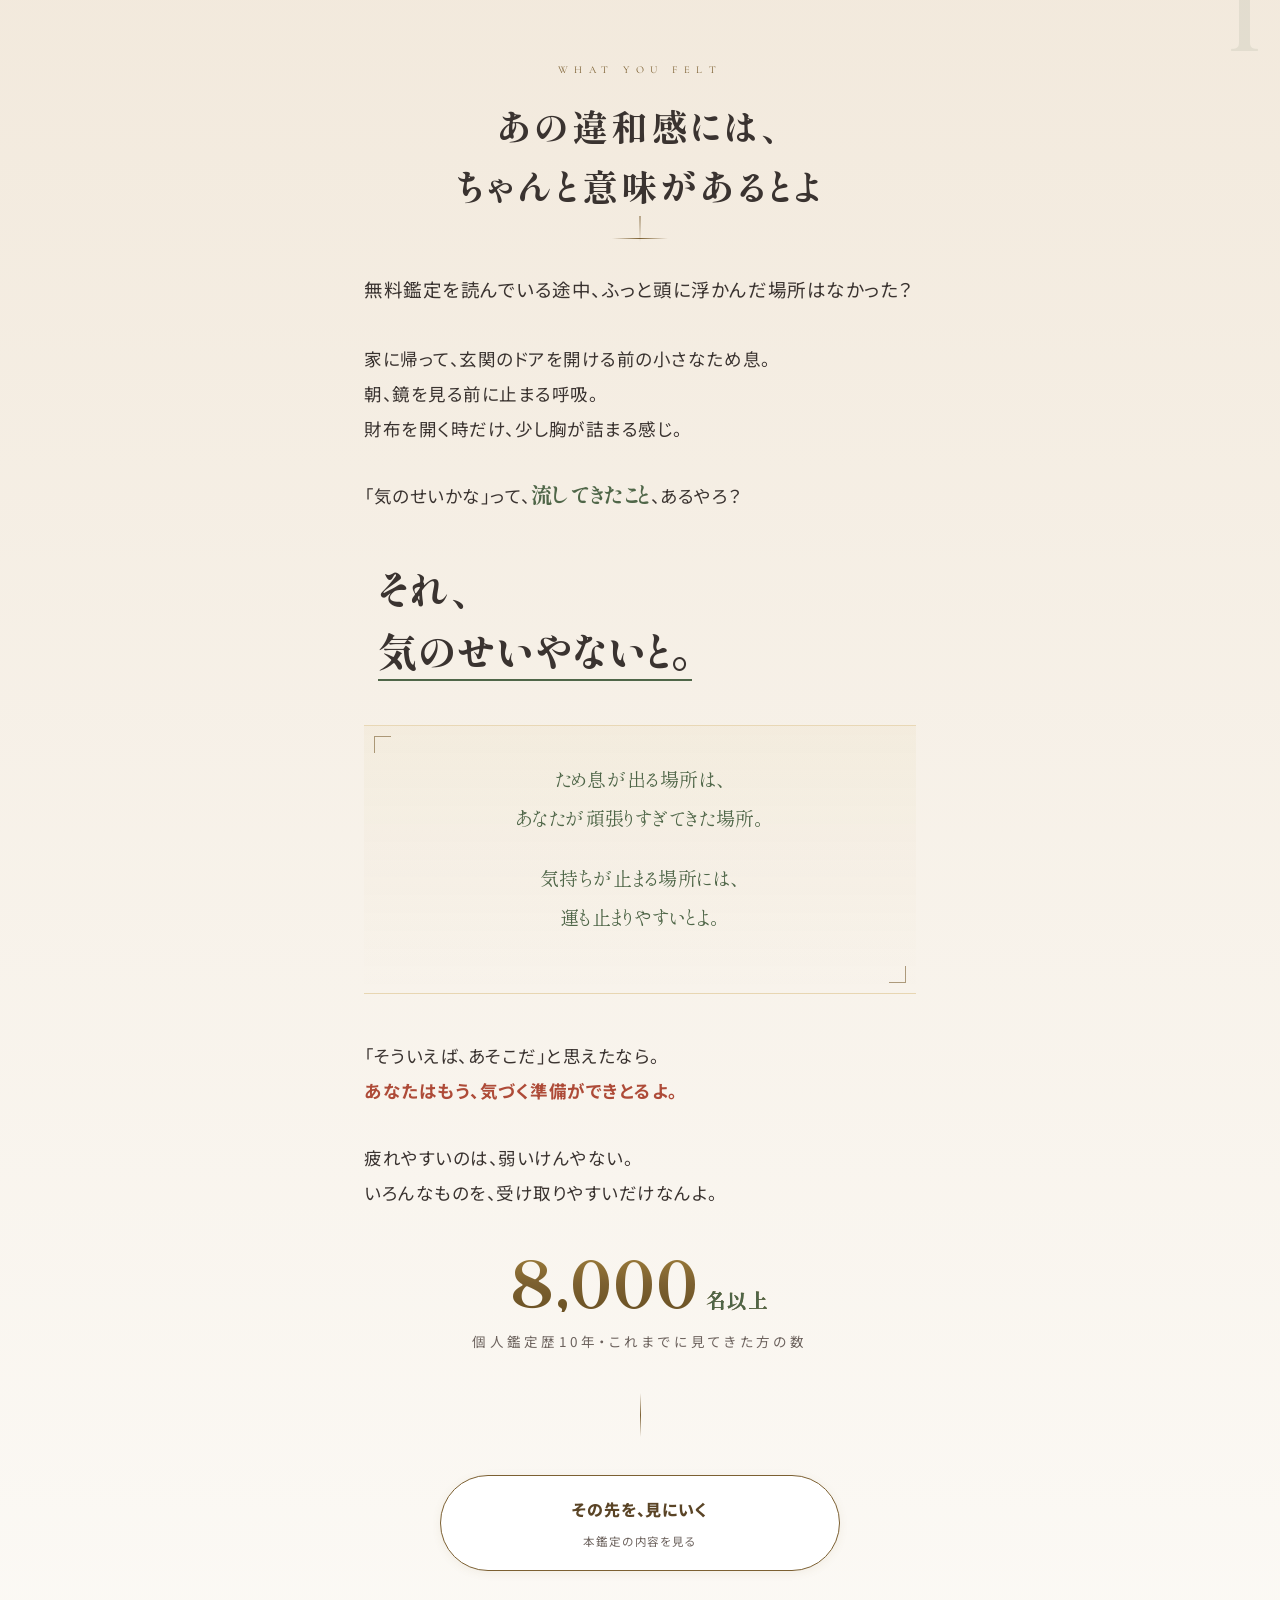
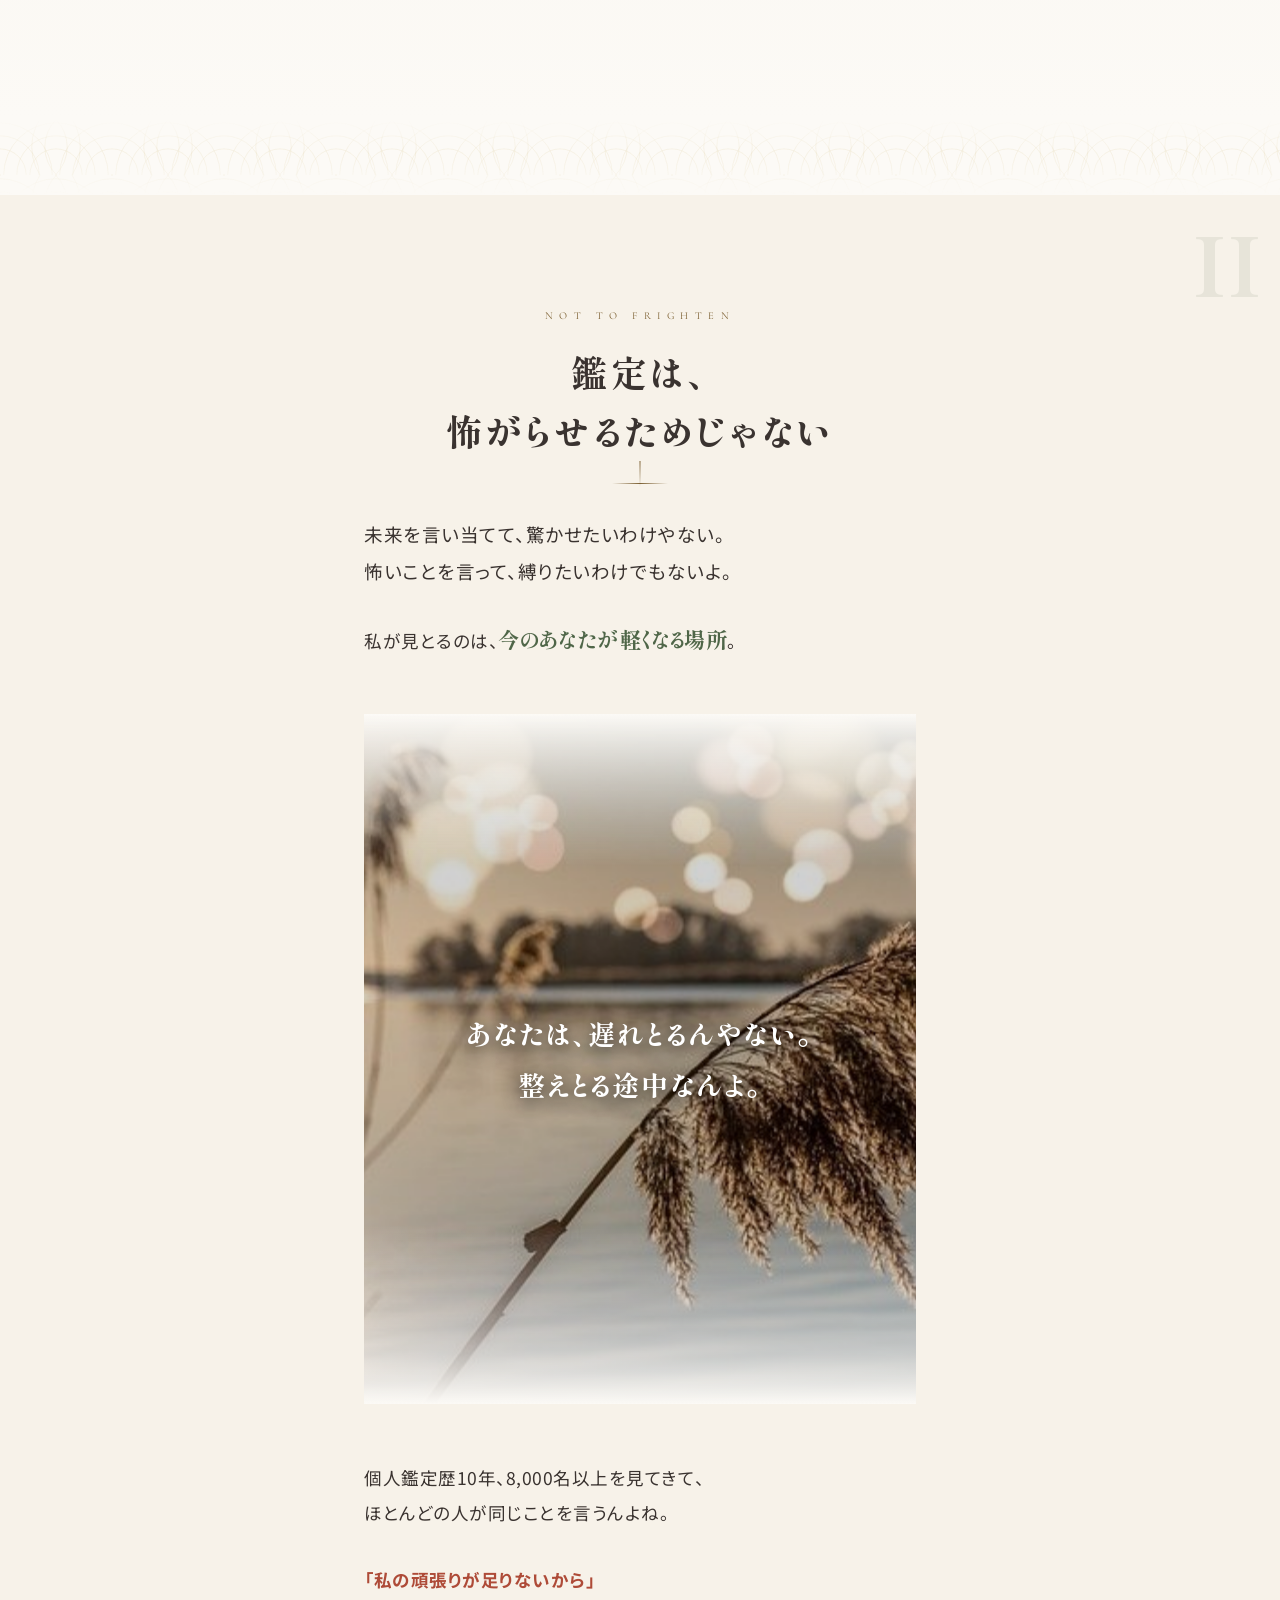
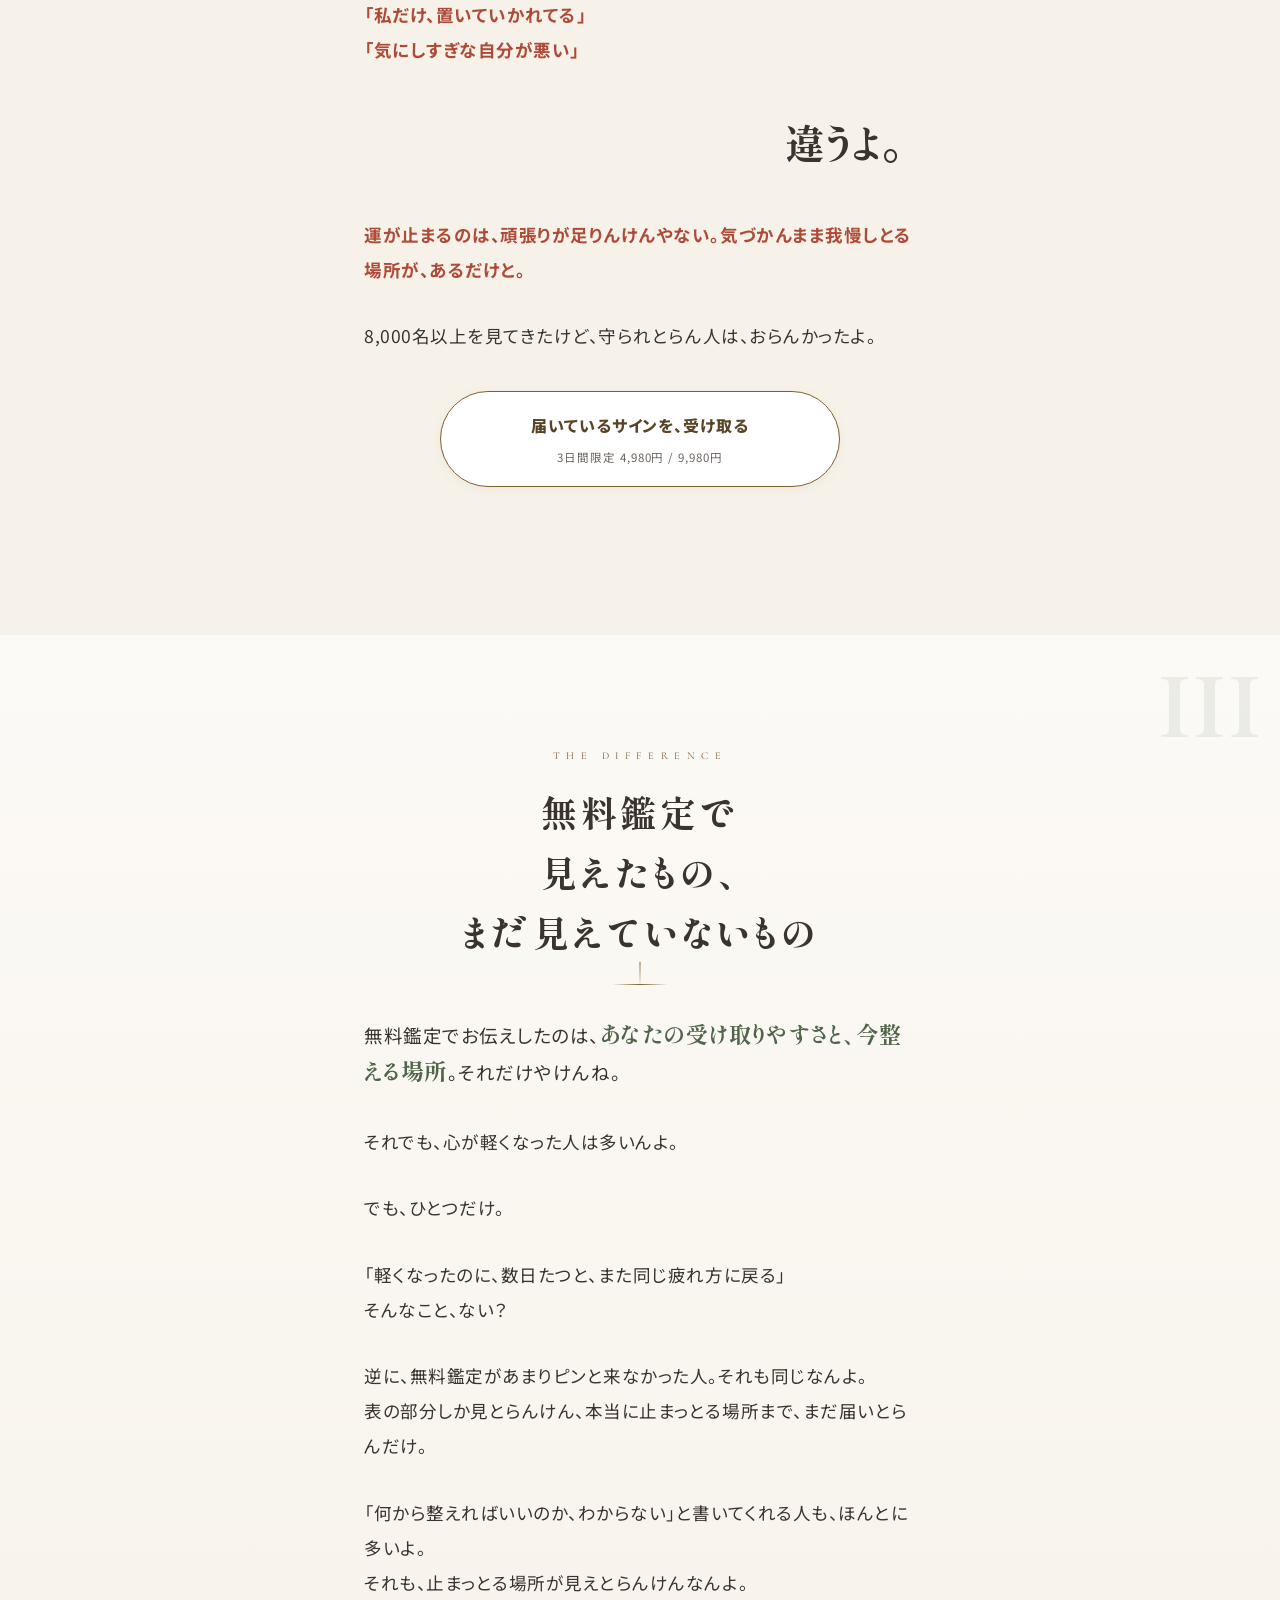
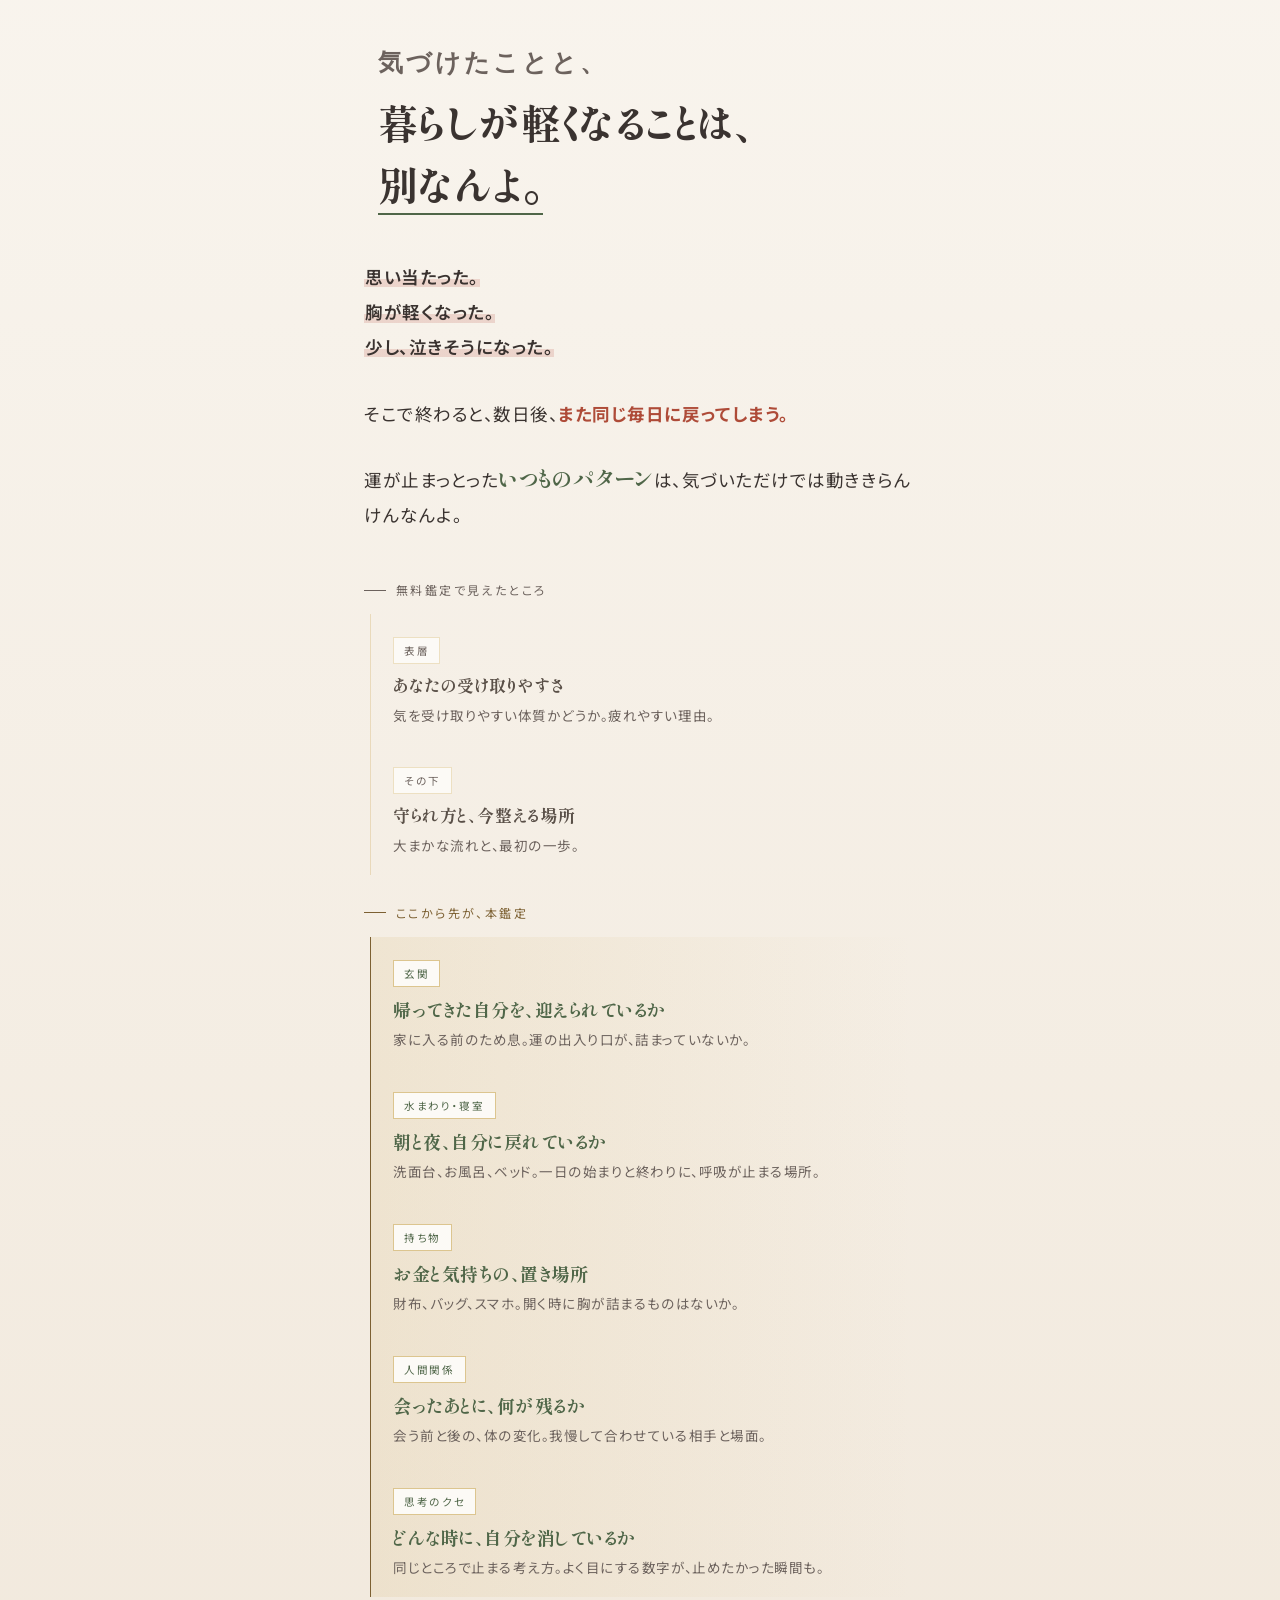
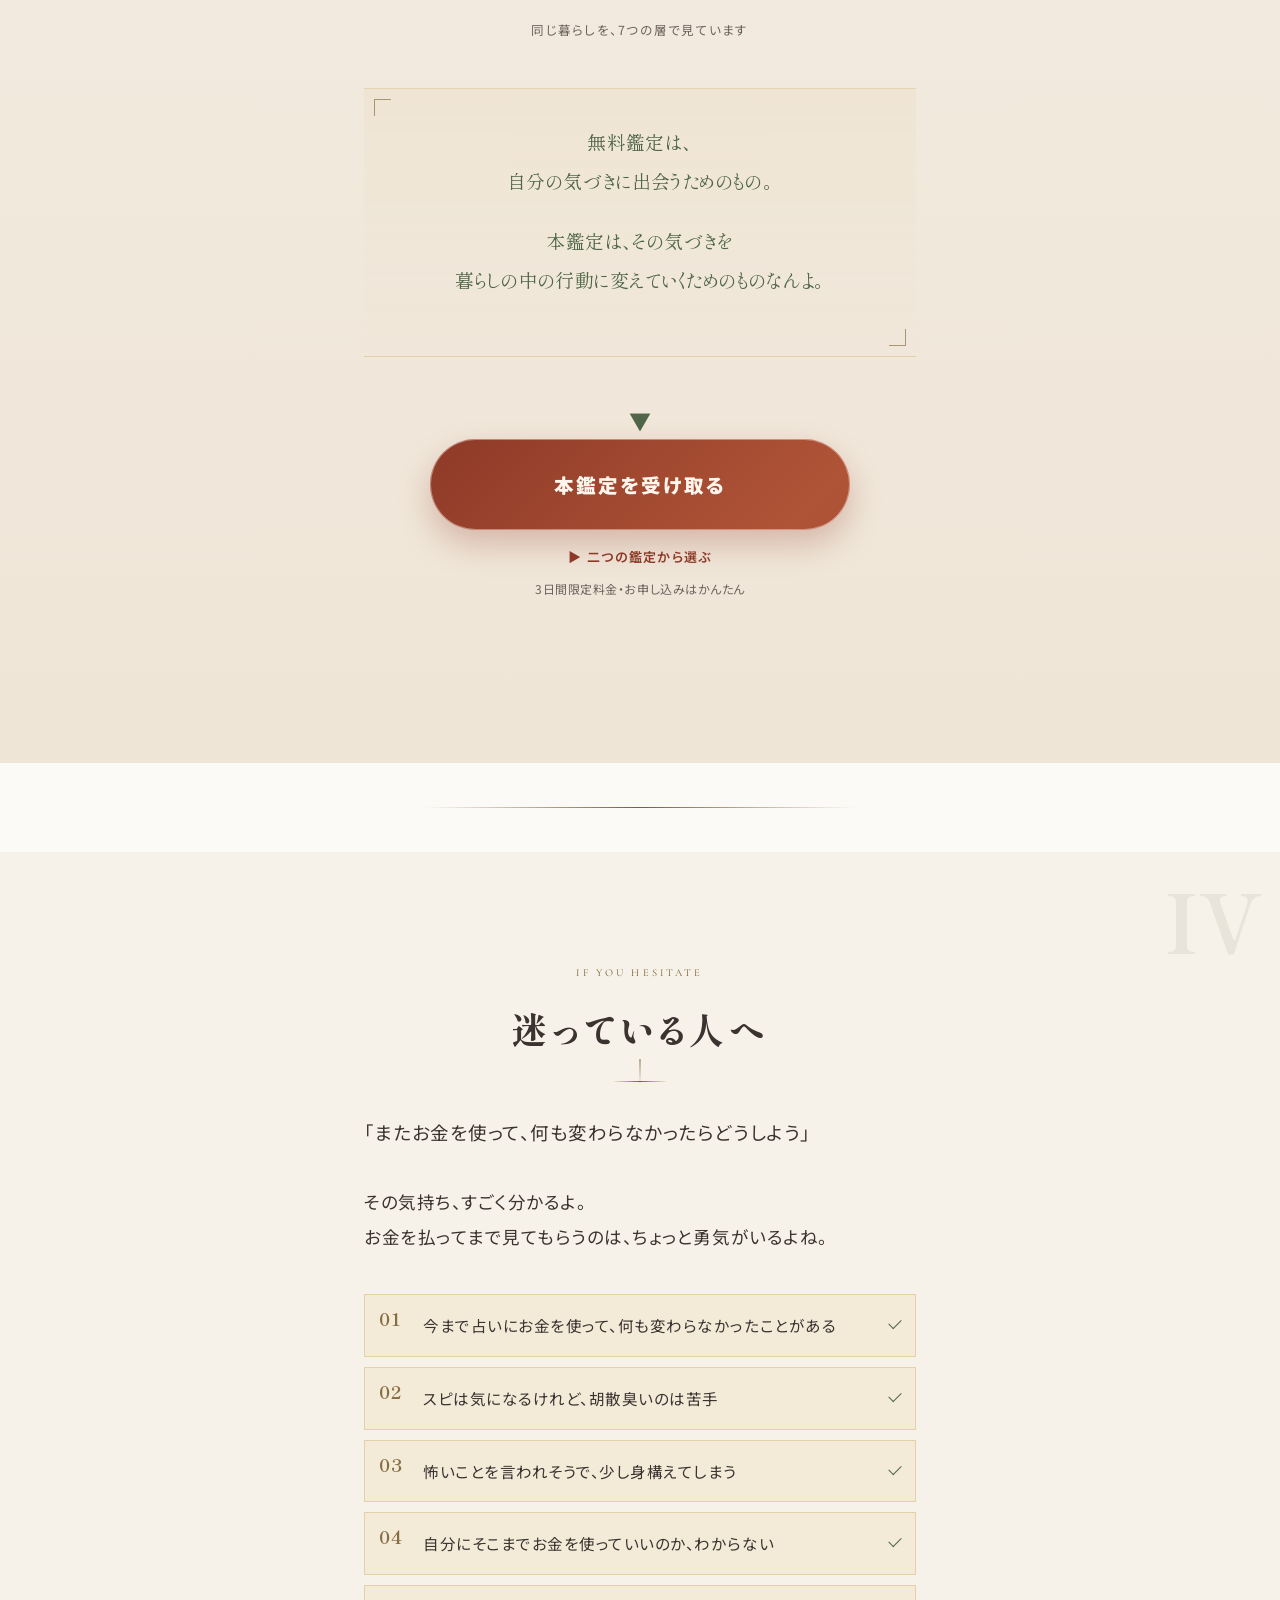
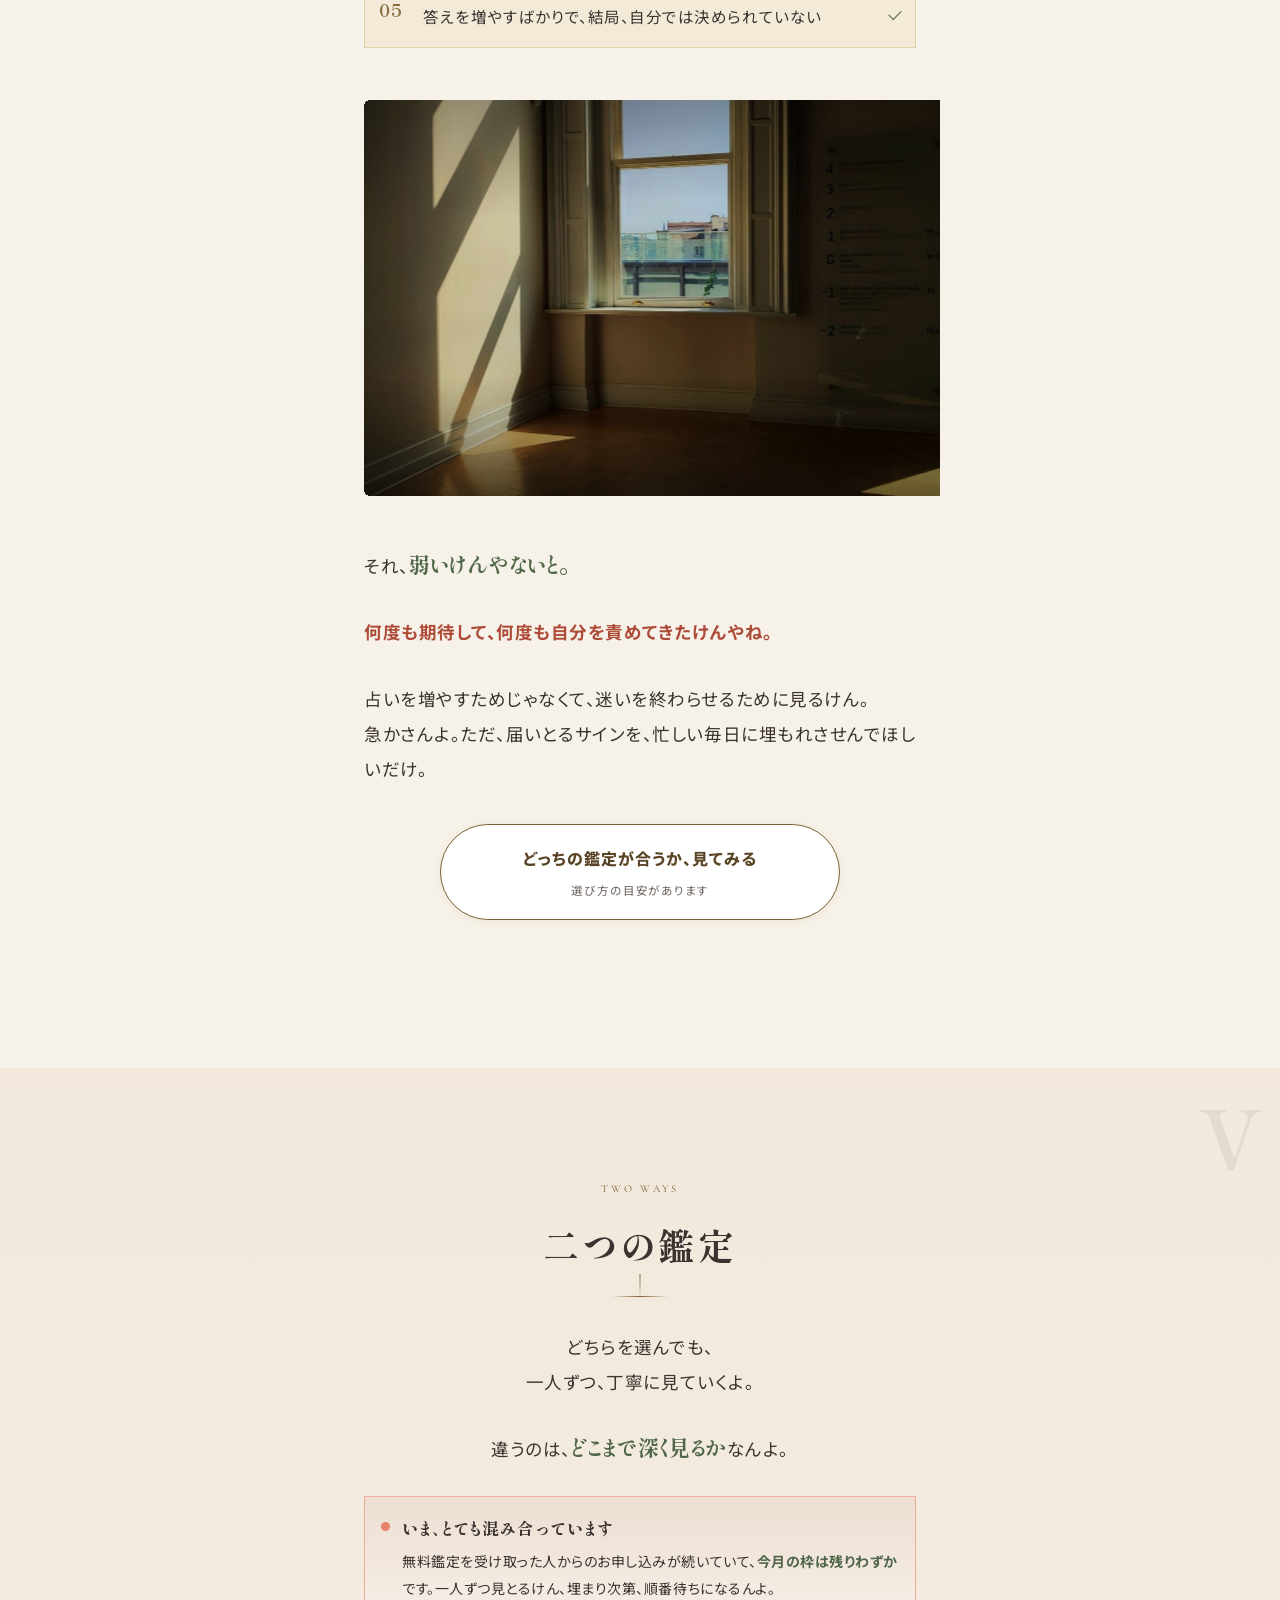
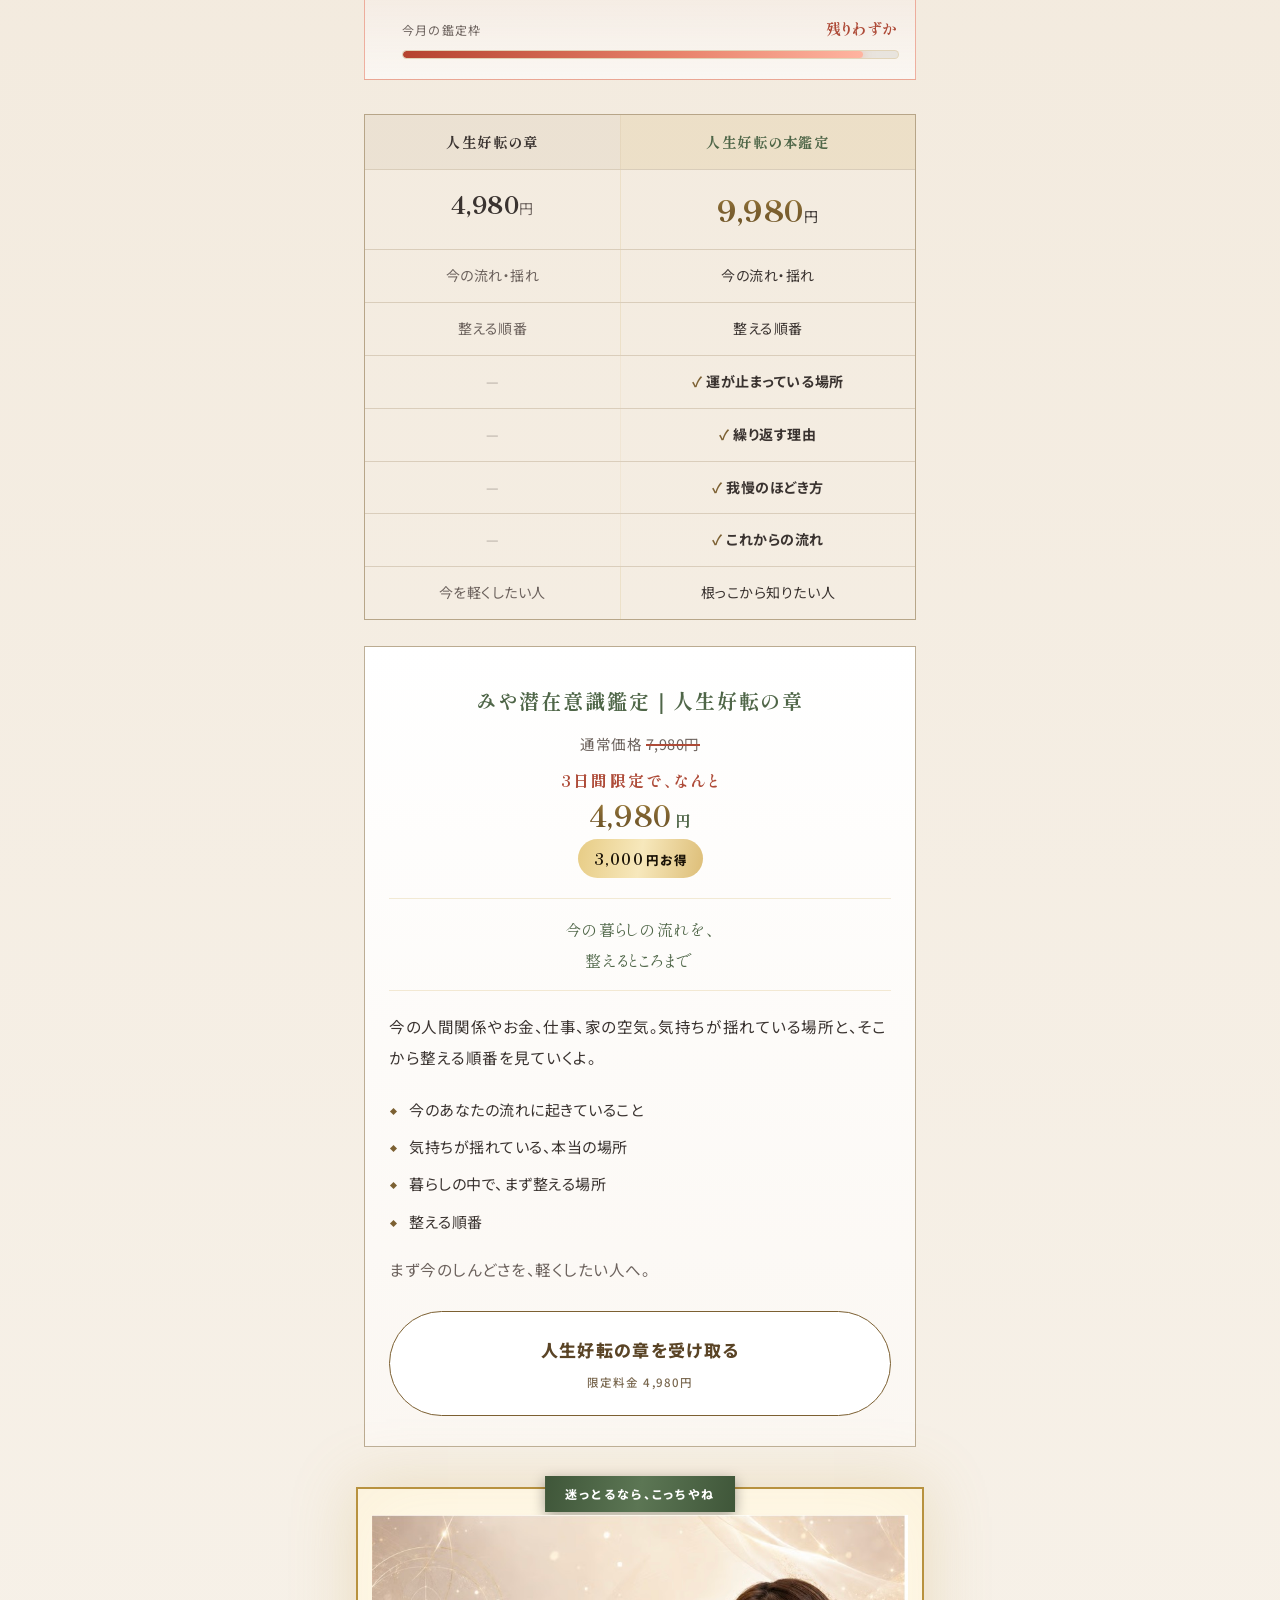
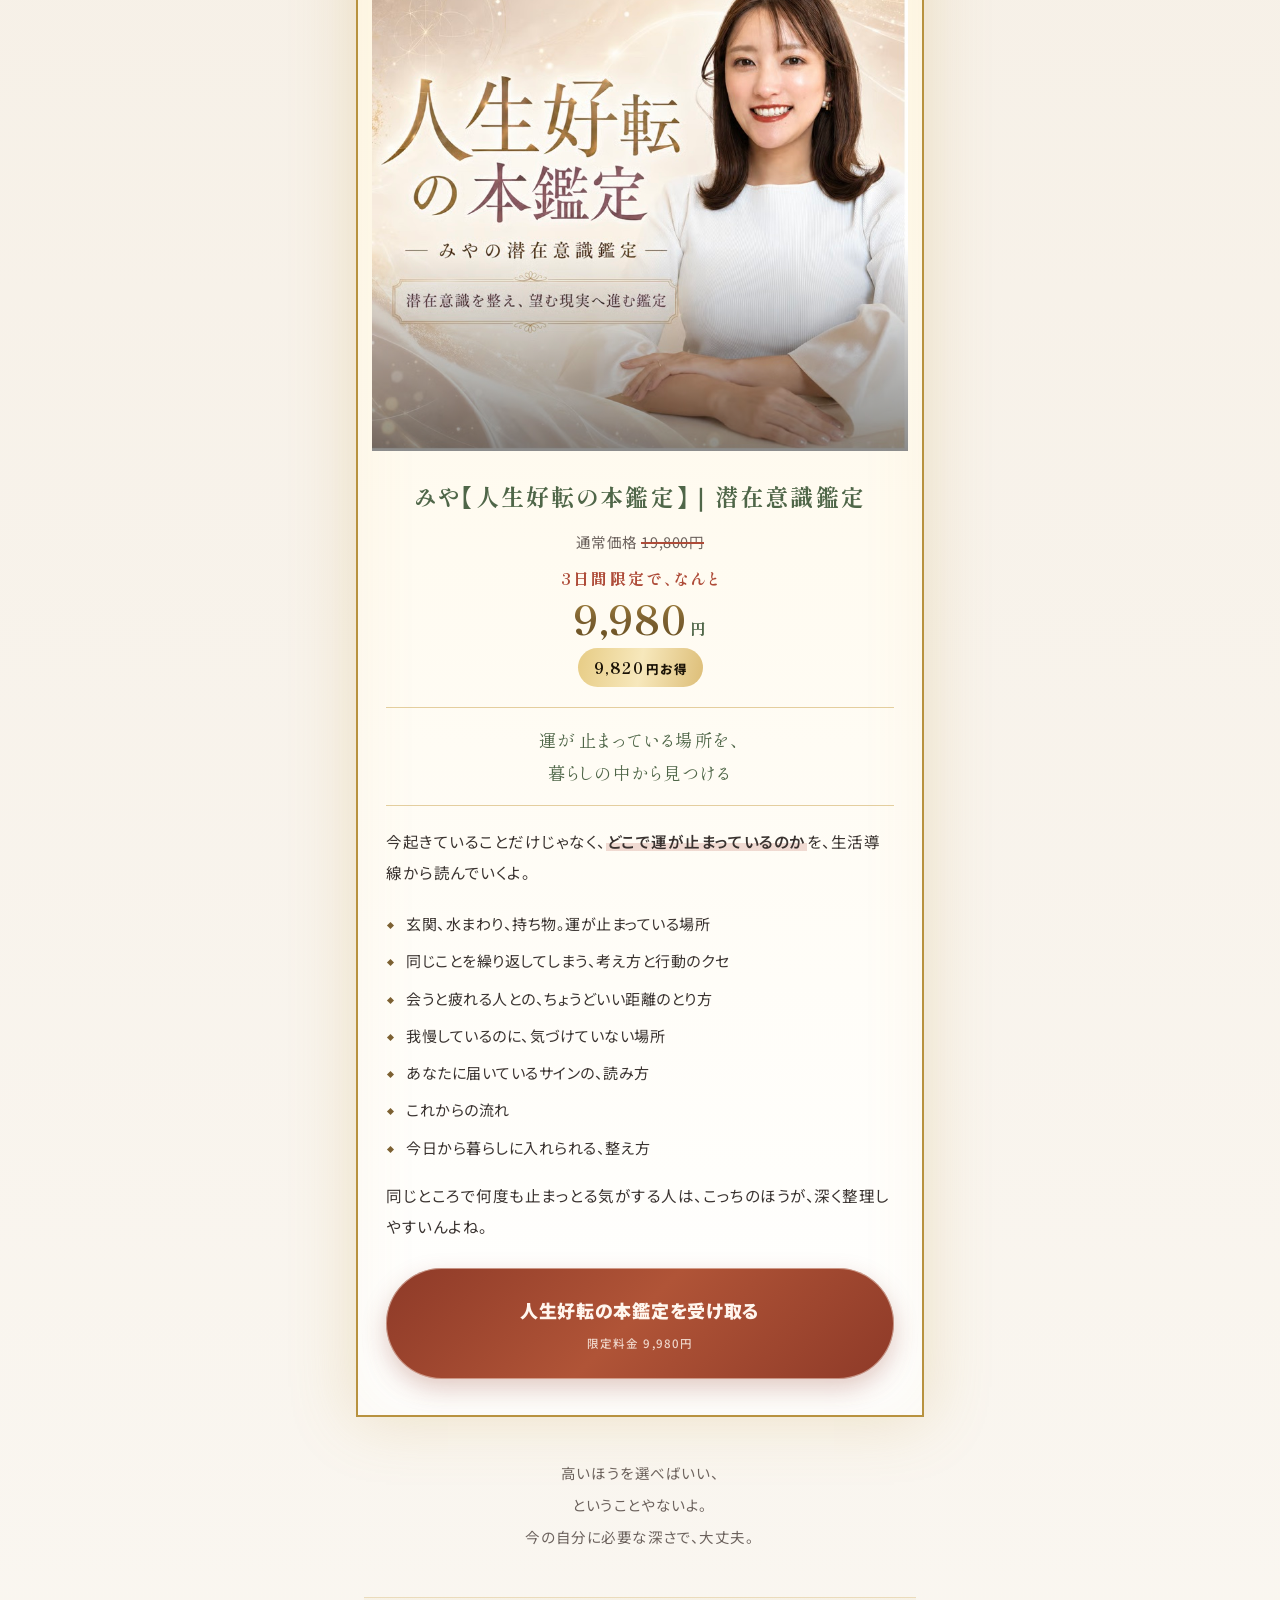
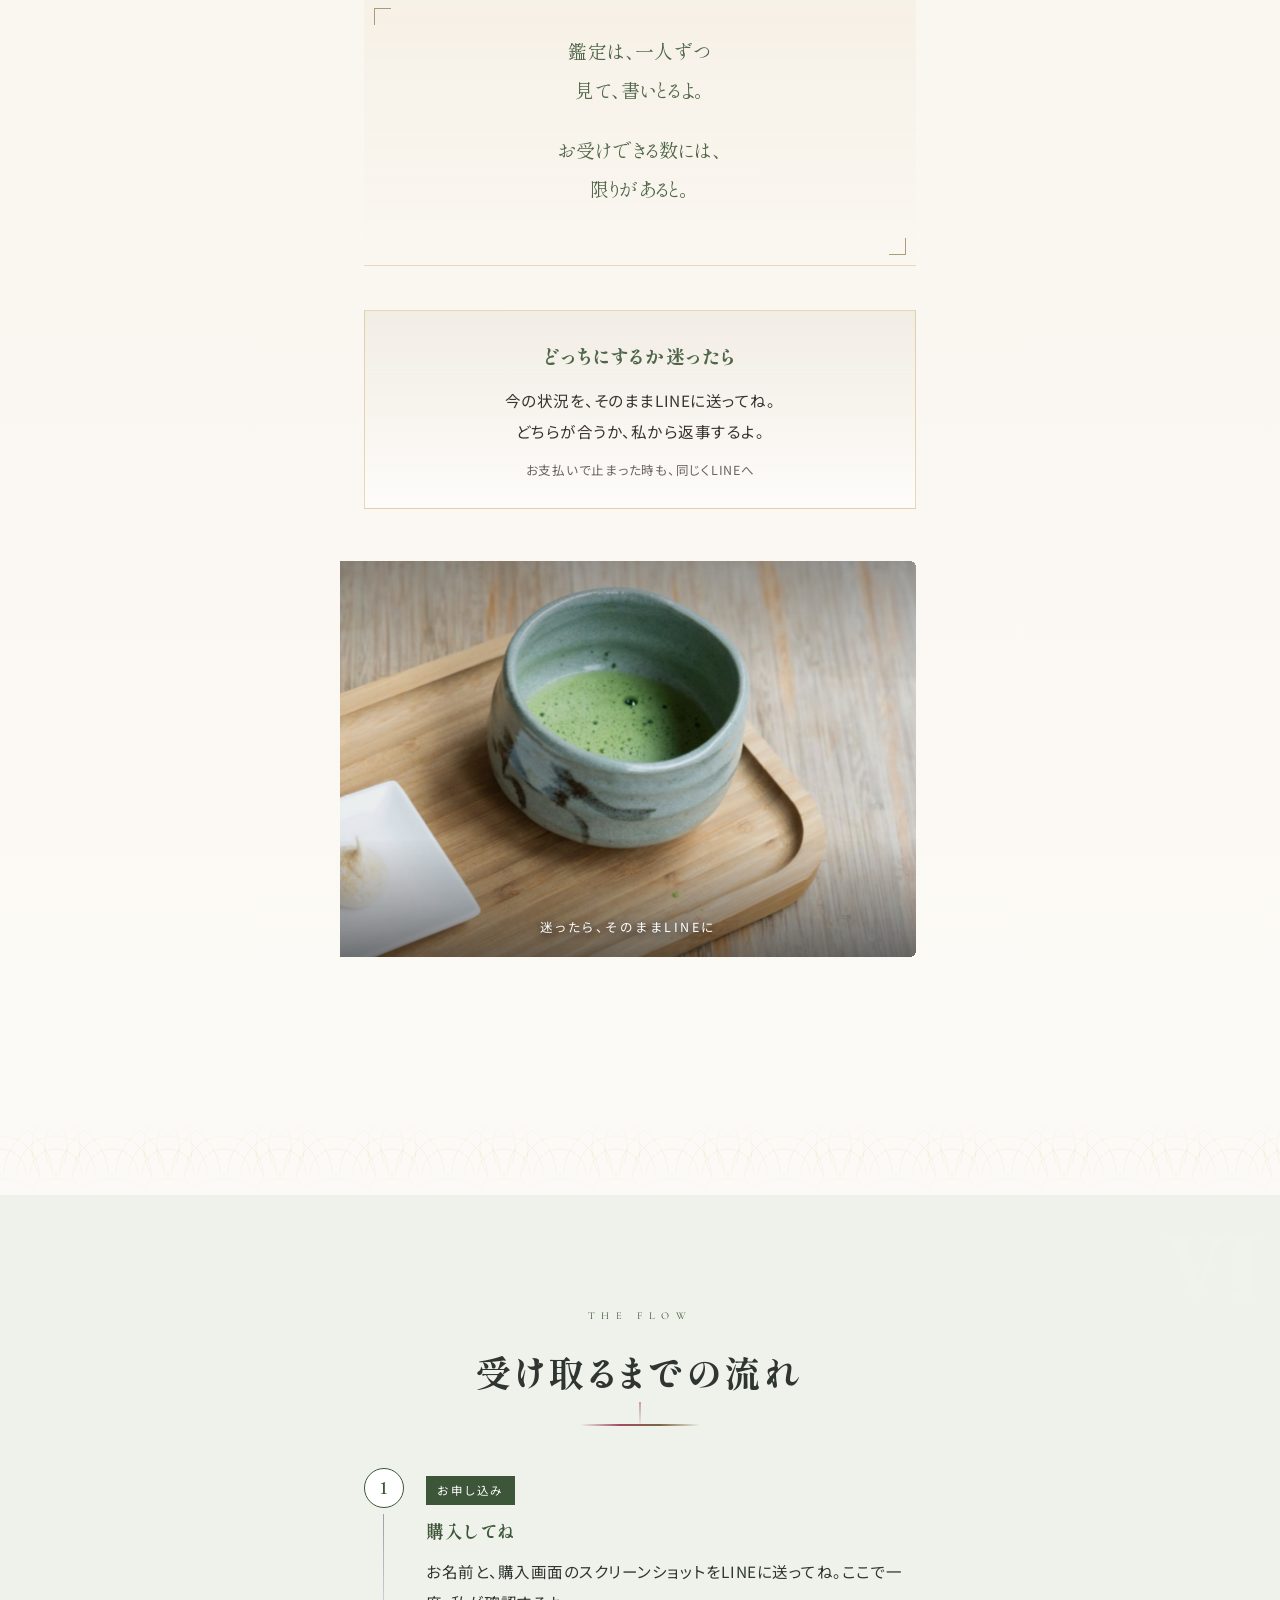
<file: kantei/index.html>
<!doctype html>
<html lang="ja">
<head>
<meta charset="utf-8">
<meta name="viewport" content="width=device-width, initial-scale=1, viewport-fit=cover">
<meta name="robots" content="noindex">
<meta name="theme-color" content="#FCFAF6">
<title>人生好転の本鑑定｜無料鑑定を受け取ったあなたへ</title>
<link rel="preconnect" href="https://fonts.googleapis.com">
<link rel="preconnect" href="https://fonts.gstatic.com" crossorigin>
<link href="https://fonts.googleapis.com/css2?family=Shippori+Mincho+B1:wght@400;600;700;800&family=Noto+Sans+JP:wght@400;500;700&family=Cormorant+Garamond:wght@300;500;600&display=swap" rel="stylesheet">
<link rel="stylesheet" href="../assets/lp.css?v=202609102219">
<link rel="stylesheet" href="../assets/theme-miya.css?v=202610080100">
</head>
<!-- 限定料金：初回閲覧から72時間（無料鑑定の受け取り＝LP初見とみなす）。運用側でSTORESの価格を戻す前提 -->
<body class="ed" data-deadline-key="miya_kantei" data-deadline-hours="72">

<div class="prog" aria-hidden="true"><i id="progbar"></i></div>

<!-- ============ HERO ============ -->
<header class="hero">
  <div class="hero-person">
    <img src="../img/m_hero.jpg" alt="みや" fetchpriority="high" onerror="this.closest('.ph,.ph-full,.thumb,.shot,.hero-person')?.style.setProperty('display','none')">
    <div class="hero-flare" aria-hidden="true"></div>
  </div>
  <div class="particles" aria-hidden="true" id="particles"></div>
  <div class="hero-copy">
    <div class="lead rv">人生好転の本鑑定</div>
    <h1 class="lines"><span class="ln">運が止まっているのは、</span><br><span class="ln">いつもの暮らしの</span><br><span class="ln gg">あの場所かもしれない</span></h1>
    <div class="tag rv">無料鑑定を受け取ったあなたへ</div>
    <div class="scrollcue rv"><span class="lat">SCROLL</span><i></i></div>
  </div>
</header>

<!-- 3日間限定料金（冒頭） -->
<div class="limited">
  <div class="limbox rv">
    <span class="lt">3日間限定</span>
    <div class="lh">無料鑑定を受け取ったあなただけの、<br><span class="g">3日間だけの料金</span>なんよ</div>
    <div class="ld">人生好転の本鑑定　通常 19,800円 →　<b style="color:var(--gold-hi)">9,980円</b><br>人生好転の章　通常 7,980円 →　<b style="color:var(--gold-hi)">4,980円</b></div>
    <div class="cd" aria-label="残り時間">
      <div class="u"><b data-d>-</b><i>日</i></div><div class="sep">:</div>
      <div class="u"><b data-h>--</b><i>時間</i></div><div class="sep">:</div>
      <div class="u"><b data-m>--</b><i>分</i></div><div class="sep">:</div>
      <div class="u s"><b data-s>--</b><i>秒</i></div>
    </div>
    <div class="cd-expired">この料金でのご案内は終了しました。<br>希望する人は、そのままLINEに送ってね。</div>
    <div class="ln2">3日間を過ぎると、通常料金に戻るんよ</div>
    <div class="stock">
      <div class="sl"><span>今月お受けできる鑑定枠</span><b>残りわずか</b></div>
      <div class="bar"><i style="--fill:93%"></i></div>
      <div class="sn">一人ずつ見とるけん、枠が埋まり次第、順番待ちになるんよ</div>
    </div>
  </div>
</div>

<a class="minicta rv" href="#item" style="margin-top:26px">限定料金で鑑定を見る<span class="s">お申し込みはかんたん</span></a>


<!-- ============ I 違和感の意味 ============ -->
<section class="s-ai">
  <div class="wrap">
    <div class="chapno">I</div>
    <div class="eyebrow lat">What you felt</div>
    <h2 class="lines"><span class="ln">あの違和感には、</span><br><span class="ln">ちゃんと意味があるとよ</span></h2>
    <div class="gline"></div>

    <div class="stag">
      <p class="lead-p">無料鑑定を読んでいる途中、ふっと頭に浮かんだ場所はなかった？</p>
      <p>家に帰って、玄関のドアを開ける前の小さなため息。<br>朝、鏡を見る前に止まる呼吸。<br>財布を開く時だけ、少し胸が詰まる感じ。</p>
      <p>「気のせいかな」って、<span class="ew">流してきたこと</span>、あるやろ？</p>
    </div>
    <div class="big rv-b">それ、<br><span class="wipe">気のせいやないと。</span></div>

    <div class="quote stag">
      <p>ため息が出る場所は、<br>あなたが頑張りすぎてきた場所。</p>
      <p>気持ちが止まる場所には、<br>運も止まりやすいとよ。</p>
    </div>

    <div class="rv">
      <p>「そういえば、あそこだ」と思えたなら。<br><strong>あなたはもう、気づく準備ができとるよ。</strong></p>
      <p>疲れやすいのは、弱いけんやない。<br>いろんなものを、受け取りやすいだけなんよ。</p>
    </div>

    <div class="stat rv">
      <div class="num"><span data-count="8000">0</span><span class="unit">名以上</span></div>
      <div class="lbl">個人鑑定歴10年・これまでに見てきた方の数</div>
    </div>
    <div class="vline" aria-hidden="true"></div>

    <a class="minicta rv" href="#item">その先を、見にいく<span class="s">本鑑定の内容を見る</span></a>
  </div>
</section>

<div class="band" aria-hidden="true"></div>

<!-- ============ II 怖がらせるためじゃない ============ -->
<section class="s-dark">
  <div class="wrap">
    <div class="chapno">II</div>
    <div class="eyebrow lat">Not to frighten</div>
    <h2 class="lines"><span class="ln">鑑定は、</span><br><span class="ln">怖がらせるためじゃない</span></h2>
    <div class="gline"></div>

    <div class="stag">
      <p class="lead-p">未来を言い当てて、驚かせたいわけやない。<br>怖いことを言って、縛りたいわけでもないよ。</p>
      <p>私が見とるのは、<span class="ew">今のあなたが軽くなる場所</span>。</p>
    </div>

    <div class="ph-full px rv-s">
      <img src="../img/water_02.jpg" alt="窓辺の光と花" loading="lazy" decoding="async" onerror="this.closest('.ph,.ph-full,.thumb,.shot,.hero-person')?.style.setProperty('display','none')">
      <div class="ov rv-b">あなたは、遅れとるんやない。<br>整えとる途中なんよ。</div>
    </div>

    <div class="stag">
      <p>個人鑑定歴10年、8,000名以上を見てきて、<br>ほとんどの人が同じことを言うんよね。</p>
      <p><span class="shu">「私の頑張りが足りないから」</span><br><span class="shu">「私だけ、置いていかれてる」</span><br><span class="shu">「気にしすぎな自分が悪い」</span></p>
    </div>
    <div class="big rv-b">違うよ。</div>
    <div class="rv">
      <p><strong>運が止まるのは、頑張りが足りんけんやない。気づかんまま我慢しとる場所が、あるだけと。</strong></p>
      <p>8,000名以上を見てきたけど、守られとらん人は、おらんかったよ。</p>
    </div>

    <a class="minicta rv" href="#item">届いているサインを、受け取る<span class="s">3日間限定 4,980円 / 9,980円</span></a>
  </div>
</section>

<!-- ============ III 無料と本鑑定の差 ============ -->
<section class="s-ai-r">
  <div class="wrap">
    <div class="chapno">III</div>
    <div class="eyebrow lat">The difference</div>
    <h2 class="lines"><span class="ln">無料鑑定で</span><br><span class="ln">見えたもの、</span><br><span class="ln">まだ見えていないもの</span></h2>
    <div class="gline"></div>

    <div class="stag">
      <p class="lead-p">無料鑑定でお伝えしたのは、<span class="ew">あなたの受け取りやすさと、今整える場所</span>。それだけやけんね。</p>
      <p>それでも、心が軽くなった人は多いんよ。</p>
      <p>でも、ひとつだけ。</p>
      <p>「軽くなったのに、数日たつと、また同じ疲れ方に戻る」<br>そんなこと、ない？</p>
      <p>逆に、無料鑑定があまりピンと来なかった人。それも同じなんよ。<br>表の部分しか見とらんけん、本当に止まっとる場所まで、まだ届いとらんだけ。</p>
      <p>「何から整えればいいのか、わからない」と書いてくれる人も、ほんとに多いよ。<br>それも、止まっとる場所が見えとらんけんなんよ。</p>
    </div>

    <div class="big rv-b"><span class="s">気づけたことと、</span>暮らしが軽くなることは、<br><span class="wipe">別なんよ。</span></div>

    <div class="stag">
      <p><span class="mk">思い当たった。</span><br><span class="mk">胸が軽くなった。</span><br><span class="mk">少し、泣きそうになった。</span></p>
      <p>そこで終わると、数日後、<strong>また同じ毎日に戻ってしまう。</strong></p>
      <p>運が止まっとった<span class="ew">いつものパターン</span>は、気づいただけでは動ききらんけんなんよ。</p>
    </div>

    <div class="depth stag">
      <div class="band-label f">無料鑑定で見えたところ</div>
      <div class="layer free">
        <span class="tag">表層</span>
        <div class="nm">あなたの受け取りやすさ</div>
        <div class="sub">気を受け取りやすい体質かどうか。疲れやすい理由。</div>
      </div>
      <div class="layer free">
        <span class="tag">その下</span>
        <div class="nm">守られ方と、今整える場所</div>
        <div class="sub">大まかな流れと、最初の一歩。</div>
      </div>
      <div class="band-label d">ここから先が、本鑑定</div>
      <div class="layer deep">
        <span class="tag">玄関</span>
        <div class="nm">帰ってきた自分を、迎えられているか</div>
        <div class="sub">家に入る前のため息。運の出入り口が、詰まっていないか。</div>
      </div>
      <div class="layer deep">
        <span class="tag">水まわり・寝室</span>
        <div class="nm">朝と夜、自分に戻れているか</div>
        <div class="sub">洗面台、お風呂、ベッド。一日の始まりと終わりに、呼吸が止まる場所。</div>
      </div>
      <div class="layer deep">
        <span class="tag">持ち物</span>
        <div class="nm">お金と気持ちの、置き場所</div>
        <div class="sub">財布、バッグ、スマホ。開く時に胸が詰まるものはないか。</div>
      </div>
      <div class="layer deep">
        <span class="tag">人間関係</span>
        <div class="nm">会ったあとに、何が残るか</div>
        <div class="sub">会う前と後の、体の変化。我慢して合わせている相手と場面。</div>
      </div>
      <div class="layer deep">
        <span class="tag">思考のクセ</span>
        <div class="nm">どんな時に、自分を消しているか</div>
        <div class="sub">同じところで止まる考え方。よく目にする数字が、止めたかった瞬間も。</div>
      </div>
      <div class="cap2">同じ暮らしを、7つの層で見ています</div>
    </div>

    <div class="quote stag">
      <p>無料鑑定は、<br>自分の気づきに出会うためのもの。</p>
      <p>本鑑定は、その気づきを<br>暮らしの中の行動に変えていくためのものなんよ。</p>
    </div>

    <a class="cta rv" href="#item">
      <span class="arrow">▼</span>
      <span class="btn">本鑑定を受け取る</span>
      <span class="sub">▶ 二つの鑑定から選ぶ</span>
      <span class="micro">3日間限定料金・お申し込みはかんたん</span>
    </a>
  </div>
</section>

<div class="wrap"><div class="growline"></div></div>

<!-- ============ IV 迷っている方へ ============ -->
<section class="s-dark">
  <div class="wrap">
    <div class="chapno">IV</div>
    <div class="eyebrow lat">If you hesitate</div>
    <h2 class="lines"><span class="ln">迷っている人へ</span></h2>
    <div class="gline"></div>

    <div class="stag">
      <p class="lead-p">「またお金を使って、何も変わらなかったらどうしよう」</p>
      <p>その気持ち、すごく分かるよ。<br>お金を払ってまで見てもらうのは、ちょっと勇気がいるよね。</p>
    </div>

    <ul class="chk rv">
      <li>今まで占いにお金を使って、何も変わらなかったことがある</li>
      <li>スピは気になるけれど、胡散臭いのは苦手</li>
      <li>怖いことを言われそうで、少し身構えてしまう</li>
      <li>自分にそこまでお金を使っていいのか、わからない</li>
      <li>答えを増やすばかりで、結局、自分では決められていない</li>
    </ul>

    <div class="ph wide px rv-s">
      <img src="../img/room_01.jpg" alt="やわらかい光の差す部屋" loading="lazy" decoding="async" onerror="this.closest('.ph,.ph-full,.thumb,.shot,.hero-person')?.style.setProperty('display','none')">
    </div>

    <div class="stag">
      <p>それ、<span class="ew">弱いけんやないと。</span></p>
      <p><strong>何度も期待して、何度も自分を責めてきたけんやね。</strong></p>
      <p>占いを増やすためじゃなくて、迷いを終わらせるために見るけん。<br>急かさんよ。ただ、届いとるサインを、忙しい毎日に埋もれさせんでほしいだけ。</p>
    </div>

    <a class="minicta rv" href="#item">どっちの鑑定が合うか、見てみる<span class="s">選び方の目安があります</span></a>
  </div>
</section>

<!-- ============ V 商品 ============ -->
<section class="s-ai" id="item" data-sticky-hide>
  <div class="wrap">
    <div class="chapno">V</div>
    <div class="eyebrow lat">Two ways</div>
    <h2 class="lines"><span class="ln">二つの鑑定</span></h2>
    <div class="gline"></div>

    <div class="stag">
      <p class="tc">どちらを選んでも、<br>一人ずつ、丁寧に見ていくよ。</p>
      <p class="tc">違うのは、<span class="ew">どこまで深く見るか</span>なんよ。</p>
    </div>

    <div class="crowd hot rv">
      <span class="dot"></span>
      <div>
        <div class="ct">いま、とても混み合っています</div>
        無料鑑定を受け取った人からのお申し込みが続いていて、<b>今月の枠は残りわずか</b>です。一人ずつ見とるけん、埋まり次第、順番待ちになるんよ。
        <div class="stock">
          <div class="sl"><span>今月の鑑定枠</span><b>残りわずか</b></div>
          <div class="bar"><i style="--fill:93%"></i></div>
        </div>
      </div>
    </div>

    <div class="vs stag">
      <div class="r hd"><div class="c">人生好転の章</div><div class="c">人生好転の本鑑定</div></div>
      <div class="r pr"><div class="c"><span class="v">4,980</span>円</div><div class="c"><span class="v">9,980</span>円</div></div>
      <div class="r"><div class="c">今の流れ・揺れ</div><div class="c">今の流れ・揺れ</div></div>
      <div class="r"><div class="c">整える順番</div><div class="c">整える順番</div></div>
      <div class="r"><div class="c dash">—</div><div class="c tick">運が止まっている場所</div></div>
      <div class="r"><div class="c dash">—</div><div class="c tick">繰り返す理由</div></div>
      <div class="r"><div class="c dash">—</div><div class="c tick">我慢のほどき方</div></div>
      <div class="r"><div class="c dash">—</div><div class="c tick">これからの流れ</div></div>
      <div class="r"><div class="c">今を軽くしたい人</div><div class="c">根っこから知りたい人</div></div>
    </div>

    <!-- 人生好転の章 -->
    <div class="item rv">
      <div class="pname">みや潜在意識鑑定｜人生好転の章</div>
      <div class="pr-stage">
        <div class="was">通常価格 <s>7,980円</s></div>
        <div class="nanto">3日間限定で、なんと</div>
        <div class="price"><span class="num-gold">4,980</span><small>円</small></div>
        <span class="off"><b>3,000</b>円お得</span>
      </div>
      <div class="goal">今の暮らしの流れを、<br>整えるところまで</div>
      <p>今の人間関係やお金、仕事、家の空気。気持ちが揺れている場所と、そこから整える順番を見ていくよ。</p>
      <ul>
        <li>今のあなたの流れに起きていること</li>
        <li>気持ちが揺れている、本当の場所</li>
        <li>暮らしの中で、まず整える場所</li>
        <li>整える順番</li>
      </ul>
      <p class="honest">まず今のしんどさを、軽くしたい人へ。</p>
      <a class="pbtn" href="https://pmsdqb4c2p0emj0yagvc.stores.jp/items/6a0c5576a89fa5aad047368d" target="_blank" rel="noopener">人生好転の章を受け取る<span class="s">限定料金 4,980円</span></a>
    </div>

    <!-- 人生好転の本鑑定（推奨） -->
    <div class="item rec">
      <div class="badge">迷っとるなら、こっちやね</div>
      <div class="thumb"><img src="../img/thumb_honkantei.jpg" alt="みや人生好転の本鑑定" loading="lazy" decoding="async" onerror="this.closest('.ph,.ph-full,.thumb,.shot,.hero-person')?.style.setProperty('display','none')"></div>
      <div class="pname">みや【人生好転の本鑑定】｜潜在意識鑑定</div>
      <div class="pr-stage">
        <div class="was">通常価格 <s>19,800円</s></div>
        <div class="nanto">3日間限定で、なんと</div>
        <div class="price"><span class="num-gold">9,980</span><small>円</small></div>
        <span class="off"><b>9,820</b>円お得</span>
      </div>
      <div class="goal">運が止まっている場所を、<br>暮らしの中から見つける</div>
      <p>今起きていることだけじゃなく、<span class="mk">どこで運が止まっているのか</span>を、生活導線から読んでいくよ。</p>
      <ul>
        <li>玄関、水まわり、持ち物。運が止まっている場所</li>
        <li>同じことを繰り返してしまう、考え方と行動のクセ</li>
        <li>会うと疲れる人との、ちょうどいい距離のとり方</li>
        <li>我慢しているのに、気づけていない場所</li>
        <li>あなたに届いているサインの、読み方</li>
        <li>これからの流れ</li>
        <li>今日から暮らしに入れられる、整え方</li>
      </ul>
      <p>同じところで何度も止まっとる気がする人は、こっちのほうが、深く整理しやすいんよね。</p>
      <a class="pbtn" href="https://pmsdqb4c2p0emj0yagvc.stores.jp/items/6a0c5b6e62289bd9cef406f3" target="_blank" rel="noopener">人生好転の本鑑定を受け取る<span class="s">限定料金 9,980円</span></a>
    </div>

    <div class="whisper rv">
      高いほうを選べばいい、<br>ということやないよ。<br>今の自分に必要な深さで、大丈夫。
    </div>

    <div class="quote stag">
      <p>鑑定は、一人ずつ<br>見て、書いとるよ。</p>
      <p>お受けできる数には、<br>限りがあると。</p>
    </div>

    <div class="linebox rv">
      <div class="lh">どっちにするか迷ったら</div>
      <p>今の状況を、そのままLINEに送ってね。<br>どちらが合うか、私から返事するよ。</p>
      <div class="ls">お支払いで止まった時も、同じくLINEへ</div>
    </div>

    <div class="ph wide px rv-s">
      <img src="../img/hands_tea.jpg" alt="湯呑みを持つ手" loading="lazy" decoding="async" onerror="this.closest('.ph,.ph-full,.thumb,.shot,.hero-person')?.style.setProperty('display','none')">
      <div class="cap">迷ったら、そのままLINEに</div>
    </div>
  </div>
</section>

<div class="band" aria-hidden="true"></div>

<!-- ============ VI 受け取りまでの流れ（明） ============ -->
<section class="s-light">
  <div class="wrap">
    <div class="chapno">VI</div>
    <div class="eyebrow lat">The flow</div>
    <h2 class="lines"><span class="ln">受け取るまでの流れ</span></h2>
    <div class="gline"></div>

    <div class="steps stag">
      <div class="st">
        <span class="when">お申し込み</span>
        <h4>購入してね</h4>
        <p>お名前と、購入画面のスクリーンショットをLINEに送ってね。ここで一度、私が確認するよ。</p>
      </div>
      <div class="st">
        <span class="when">確認がとれたら</span>
        <h4>二度目の質問を送るね</h4>
        <p>ここが、いちばん大事なところ。<br>今いちばんしんどい瞬間。認めるのが怖かったこと。夜にふっと出てくる気持ち。玄関や洗面台、寝室で、なんとなく重くなる瞬間があれば、それも教えてね。<br>上手に書こうとせんで大丈夫。思いついたままの言葉でいいよ。</p>
      </div>
      <div class="st">
        <span class="when">お返事をもらってから</span>
        <h4>その言葉ごと、暮らしの中から見るよ</h4>
        <p>もらった言葉を一つずつ受け取りながら、運が止まっている場所を、生活導線から見ていくよ。<br>ここに時間をかけたいけん、<strong>数日</strong>ほどもらっとると。</p>
      </div>
      <div class="st">
        <span class="when">仕上がったら</span>
        <h4>鑑定書を届けるね</h4>
        <p>読み終えたあとも、そのまま手元に置いておける形で書くよ。何度でも読み返してね。</p>
      </div>
    </div>

    <div class="whisper rv">
      申し込んで、はい終わり、やないよ。<br>
      あなたの言葉を聞いてから、書きはじめると。
    </div>

    <a class="cta rv" href="#item">
      <span class="arrow">▼</span>
      <span class="btn">鑑定を選ぶ</span>
      <span class="sub">▶ 3日間限定 4,980円 / 9,980円</span>
    </a>
  </div>
</section>

<div class="wrap"><div class="growline"></div></div>

<!-- ============ VII 声（明） ============ -->
<section class="s-light">
  <div class="wrap">
    <div class="chapno">VII</div>
    <div class="eyebrow lat">Voices</div>
    <h2 class="lines"><span class="ln">受け取った人たちのこと</span></h2>
    <div class="gline"></div>

    <div class="rv"><p class="tc">届いたLINEを、そのまま載せとるよ。</p></div>

    <figure class="shot rv"><img src="../img/voices/k_01.png" alt="受け取った人の感想" loading="lazy" decoding="async"></figure>
    <figure class="shot rv"><img src="../img/voices/k_02.png" alt="受け取った人の感想" loading="lazy" decoding="async"></figure>
    <figure class="shot rv"><img src="../img/voices/k_03.png" alt="受け取った人の感想" loading="lazy" decoding="async"></figure>

    <a class="minicta rv" href="#item">私も、見てもらう<span class="s">二つの鑑定から選ぶ</span></a>

    <figure class="shot rv"><img src="../img/voices/k_04.png" alt="受け取った人の感想" loading="lazy" decoding="async"></figure>
    <figure class="shot rv"><img src="../img/voices/k_05.png" alt="受け取った人の感想" loading="lazy" decoding="async"></figure>

    <a class="minicta rv" href="#item">鑑定を選ぶ<span class="s">人生好転の章 4,980円 / 人生好転の本鑑定 9,980円</span></a>
  </div>
</section>

<!-- ============ VIII 来ないでほしい方 ============ -->
<section class="s-ai-r">
  <div class="wrap">
    <div class="warn stag">
      <div class="eyebrow lat">Please do not</div>
      <h3>申し込まないでほしい人が、<br>います</h3>
      <p>今、生活が苦しくて、このお金を出すために何かを削らなければいけない人。</p>
      <p><strong>今回は、見送ってね。</strong></p>
      <p>生活費を削ってまで、受け取らんでいいとよ。家族に相談したい時は、そうしてからで大丈夫。</p>
      <p>無料鑑定でお伝えしたことを、何度でも読み返してね。<br>そこに書いたことは、本当のことやけん。</p>
      <p>状況が変わった時に、また来てくれたらいい。<br><strong>その時も、私はここにおるよ。</strong></p>
    </div>

    <div class="big rv-b" style="margin-top:46px">暮らしを壊さずに<br>来られる人へ。</div>
    <a class="minicta rv" href="#item">限定料金のうちに、鑑定を選ぶ<span class="s">3日間を過ぎると通常料金に戻ります</span></a>
  </div>
</section>

<!-- ============ IX FAQ ============ -->
<section class="s-dark">
  <div class="wrap">
    <div class="chapno">IX</div>
    <div class="eyebrow lat">Questions</div>
    <h2 class="sm lines"><span class="ln">よくあるご質問</span></h2>
    <div class="gline"></div>

    <div class="stag">
      <details class="faq"><summary>怖いことを言われませんか。</summary>
        <div class="ans">言わんよ。私は、怖がらせて縛る鑑定はせんって決めとると。ただ、見んままやと同じことを繰り返しやすい部分は、正直に、でもやさしくお伝えするね。</div>
      </details>
      <details class="faq"><summary>当たっていなかったらどうしよう、と思ってしまいます。</summary>
        <div class="ans">鑑定は、当てものやないよ。読んだ時に「あ、あそこだ」と思い当たる場所を、あなた自身が見つけるためのもの。ひとつでも心に残る場所があれば、それが今のあなたに必要なところなんよ。</div>
      </details>
      <details class="faq"><summary>人生好転の章と本鑑定、どちらを選べばいいですか。</summary>
        <div class="ans">今のしんどさをまず軽くしたい人は、人生好転の章を。同じところで何度も止まっている気がする人、暮らしのどこで運が止まっているのか、根っこから知りたい人は、人生好転の本鑑定をおすすめしとるよ。</div>
      </details>
      <details class="faq"><summary>占いを何度も見てしまう私でも、大丈夫ですか。</summary>
        <div class="ans">大丈夫やけん。占いを増やすためじゃなく、迷いを終わらせるために整理するね。答えを足していくより、あなたの体が軽くなる方を一緒に見つけていくよ。</div>
      </details>
      <details class="faq"><summary>家族に知られませんか。</summary>
        <div class="ans">知られんよ。鑑定書はこのLINEにだけ届くよ。郵送物も、家に届くものもないけんね。読む時間も場所も、あなたが決めてね。</div>
      </details>
      <details class="faq"><summary>どれくらいで届きますか。</summary>
        <div class="ans">お申し込みのあと、鑑定前に聞かせてほしいことをLINEで送るね。返事をもらってから、数日ほどで仕上げてお届けするよ。</div>
      </details>
      <details class="faq"><summary>3日間を過ぎたら、もう受けられませんか。</summary>
        <div class="ans">受けられるよ。ただし通常料金に戻るんよ。無料鑑定を受け取った直後が、いちばん気持ちが動いとる時やけん、この料金は3日間だけにしとるよ。</div>
      </details>
      <details class="faq"><summary>質問に上手く答えられる自信がありません。</summary>
        <div class="ans">大丈夫。長く書かんでいいよ。思いついたままの言葉で送ってね。</div>
      </details>
      <details class="faq"><summary>あとから何か購入する必要はありますか。</summary>
        <div class="ans">ないよ。鑑定の中で、商品や道具の購入をお願いすることはないし、追加の費用もかからんよ。</div>
      </details>
      <details class="faq"><summary>お支払いがうまくいきません。</summary>
        <div class="ans">よくあることやけん、気にせんでね。エラーが出た、途中で止まった、どの方法がいいかわからない。そのままLINEに送ってくれたら、一緒に手順を確認するよ。</div>
      </details>
    </div>

    <a class="minicta rv" href="#item">鑑定を申し込む<span class="s">人生好転の章 / 人生好転の本鑑定</span></a>
  </div>
</section>

<!-- ============ X 追伸 ============ -->
<section class="s-ai">
  <div class="wrap">
    <div class="chapno">X</div>
    <div class="eyebrow lat">From Miya</div>
    <h2 class="lines"><span class="ln">最後に</span></h2>
    <div class="gline"></div>

    <div class="ph portrait rv-s">
      <img src="../img/m_hero.jpg" alt="みや" loading="lazy" decoding="async" onerror="this.closest('.ph,.ph-full,.thumb,.shot,.hero-person')?.style.setProperty('display','none')">
    </div>

    <div class="stag">
      <p class="lead-p">私は、特別な力で驚かせたいわけやないんよ。</p>
      <p><strong>スピを、毎日の暮らしに入れられる言葉に翻訳する。それが、私の仕事。</strong></p>
      <p>もともと私は歯科衛生士で、スピとは無縁の、現実的な毎日を送っとったんよ。<br>患者さんの不安や職場の空気を受け取りすぎて、家に帰ると動けんくらい疲れとった。<br>当時は、自分が弱いだけやと思っとった。</p>
      <p>だから、怖がらせて縛る占いはしない。<br>無料鑑定で見えたものの<span class="ew">奥</span>に、まだ暮らしの中で止まっとる場所が残っとるよ。</p>
      <p>あなたがここまで辿り着いたこと自体に、意味があると。</p>
    </div>

    <div class="whisper rv">金額の話やなくて、<br>軽くなりたい人の話やけんね。</div>

    <div class="peak rv">
      <div class="l1">急かさんよ。<br>でも、</div>
      <div class="l2">軽くなる一歩は、<br><em>今日でいい。</em></div>
      <div class="l3">限定料金の残り時間は、<br>ページ上部に表示しとるよ。</div>
    </div>

    <div class="sign rv">みや</div>

    <a class="cta rv" href="#item">
      <span class="arrow">▼</span>
      <span class="btn">本鑑定を受け取る</span>
      <span class="sub">▶ 二つの鑑定から選ぶ</span>
      <span class="micro">3日間限定料金・お申し込みはかんたん</span>
    </a>
  </div>
</section>

<footer>
  <div class="wrap">
    <p>個人鑑定歴10年・累計8,000名以上を見てきました</p>
    <p style="margin-top:20px"><a href="https://pmsdqb4c2p0emj0yagvc.stores.jp/tokushoho" target="_blank" rel="noopener">特定商取引法に基づく表記</a></p>
    <p class="lat" style="margin-top:22px;font-size:10px;letter-spacing:.4em">MIYA</p>
  </div>
</footer>

<div class="sticky" id="sticky">
  <span class="lab"><span class="hot">残りわずか</span>限定料金<span class="cdmini"></span></span>
  <div class="row">
    <div class="pricebox"><div class="p">4,980<small>円〜</small></div><div class="n">人生好転の章 / 本鑑定</div></div>
    <a href="#item">鑑定を選ぶ</a>
  </div>
</div>

<script src="../assets/lp.js?v=202609102219"></script>
<script src="../assets/track-config.js?v=202609252005"></script>
<script src="../assets/track.js?v=202609252005"></script>
</body>
</html>
</file>
<file: assets/lp.css>
/* =====================================================================
   スピ系セールスLP 共通デザインシステム v2  (spi-sales-lp)
   - モバイルファースト（390px基準）／ダーク基調＋明セクションの明暗リズム
   - 感情を動かす4段のジャンプ率： whisper(14.5) < body(17) < quote(19) < big(28-40) < xl(34-50)
   - アカウント別の差し替えは各ページ <style> の :root 上書きだけで行う
   ===================================================================== */

:root{
  /* ---- 色トークン（既定＝みづき・本鑑定：藍×金） ---- */
  --bg:#0A1622;          /* 基調の闇 */
  --bg2:#102437;         /* 一段明るい闇（グラデ用） */
  --bg3:#0D1D2E;
  --gold:#B8964A;
  --gold-hi:#EBD9A8;
  --gold-lo:#8A6E32;
  --paper:#F2EFE7;       /* 本文 */
  --mute:#8FA3B6;        /* 囁き・注釈 */
  --shu:#E8836B;         /* 痛みの言葉・感情ピーク（strong） */
  --marker:rgba(201,162,75,.30);
  /* 明セクション */
  --cream:#F7F4EC;
  --ink:#2A2D3A;
  --ink2:#5A5E70;
  --kon:#0B3050;
  --rose:#C0456B;
  --wis:#6B5BA8;
  /* CTA */
  --cta-a:#B8862F; --cta-b:#E8C877; --cta-c:#FFF3CC; --cta-d:#A87828;
  --cta-ink:#1A1206;
  /* 寸法 */
  --pad:24px;
  --maxw:600px;
  /* 書体 */
  --serif:"Shippori Mincho B1","Hiragino Mincho ProN","Yu Mincho",serif;
  --sans:"Noto Sans JP","Hiragino Sans","Yu Gothic",sans-serif;
  --lat:"Cormorant Garamond",Georgia,serif;
}

/* ---------- リセット ---------- */
*{margin:0;padding:0;box-sizing:border-box}
html{scroll-behavior:smooth;-webkit-text-size-adjust:100%}
html,body{max-width:100%;overflow-x:clip}
body{
  background:var(--bg);color:var(--paper);
  font-family:var(--sans);
  font-size:17px;line-height:2.0;letter-spacing:.03em;
  font-feature-settings:"palt" 1;-webkit-font-smoothing:antialiased;
  padding-bottom:104px;
}
img{max-width:100%;display:block;height:auto}
a{-webkit-tap-highlight-color:rgba(201,162,75,.18)}
p{margin-bottom:1.8em}
p:last-child{margin-bottom:0}
strong{color:var(--shu);font-weight:700}
em{font-style:normal;color:var(--gold-hi)}
b{font-weight:700}
.wrap{max-width:var(--maxw);margin:0 auto;padding:0 var(--pad)}
.lat{font-family:var(--lat);letter-spacing:.3em}
.tc{text-align:center}

/* ---------- 文字の階層（感情のジャンプ率） ---------- */
.lead-p{font-size:18.5px;line-height:2.0;color:var(--paper)}
.whisper{font-size:14.5px;color:var(--mute);text-align:center;margin:36px 0;line-height:2.2;letter-spacing:.04em;text-wrap:balance}
.big{
  font-family:var(--serif);font-size:clamp(28px,8.4vw,40px);font-weight:800;
  line-height:1.55;letter-spacing:.01em;text-align:center;margin:44px 0;color:var(--paper);
  word-break:keep-all;overflow-wrap:break-word;text-wrap:balance;
}
.big.xl{font-size:clamp(34px,10.4vw,50px);line-height:1.42;margin:52px 0}
.big .g{background:linear-gradient(180deg,#FBEFC4,#D9B45C 52%,#A8813A 68%,#F2DFA6);-webkit-background-clip:text;background-clip:text;color:transparent}
.big .s{font-size:.62em;font-weight:600;color:var(--mute);display:block;margin-bottom:.35em;letter-spacing:.12em}
.quote{
  font-family:var(--serif);margin:44px 0;padding:34px 26px;position:relative;
  border-top:1px solid rgba(201,162,75,.32);border-bottom:1px solid rgba(201,162,75,.32);
  background:linear-gradient(180deg,rgba(201,162,75,.06),transparent);
  text-align:center;font-size:19px;line-height:2.05;letter-spacing:.02em;color:var(--gold-hi);
}
.quote p{margin-bottom:1.15em;text-wrap:balance}
.quote::before,.quote::after{content:"";position:absolute;width:16px;height:16px;opacity:.6}
.quote::before{top:10px;left:10px;border-top:1px solid var(--gold);border-left:1px solid var(--gold)}
.quote::after{bottom:10px;right:10px;border-bottom:1px solid var(--gold);border-right:1px solid var(--gold)}

/* 文中の強調3種：ew=感情語（明朝で少し大きく）／mk=マーカー／shu=痛み */
.ew{font-family:var(--serif);font-size:1.22em;font-weight:700;color:var(--gold-hi);line-height:1.2;letter-spacing:.02em}
.mk{background:linear-gradient(transparent 60%,var(--marker) 60%,var(--marker) 94%,transparent 94%);padding:0 .06em;font-weight:600}
.shu{color:var(--shu);font-weight:700}
.jump{display:inline-block;font-family:var(--serif);font-size:1.9em;line-height:1.2;font-weight:800;color:var(--gold-hi);text-shadow:0 0 24px rgba(245,223,160,.35);vertical-align:-.06em;margin:0 .04em}
.capsule{display:inline-block;background:var(--gold-hi);color:#14110A;font-weight:800;padding:.08em .6em;border-radius:999px;margin:0 .15em;font-size:.92em}

/* ---------- 見出し ---------- */
.chapno{display:block;text-align:center;font-family:var(--lat);font-size:11px;letter-spacing:.5em;color:var(--gold);opacity:.8;margin-bottom:10px}
.eyebrow{text-align:center;font-size:10.5px;letter-spacing:.62em;color:var(--gold);margin-bottom:16px;font-family:var(--lat);text-transform:uppercase;transition:letter-spacing 1.6s cubic-bezier(.22,.61,.36,1)}
.eyebrow:not(.on){letter-spacing:.3em}
h2{
  font-family:var(--serif);font-size:clamp(28px,8vw,36px);font-weight:800;text-align:center;
  letter-spacing:.1em;line-height:1.66;margin-bottom:8px;color:var(--paper);position:relative;
  word-break:normal;overflow-wrap:anywhere;line-break:strict;text-wrap:balance;
}
h2.sm{font-size:22px}
h2::after{content:"";position:absolute;left:50%;bottom:-26px;width:1px;height:0;background:linear-gradient(180deg,var(--gold),transparent);transform:translateX(-50%);transition:height 1.4s cubic-bezier(.22,.61,.36,1) .35s}
h2.on::after,.on h2::after{height:26px}
h3{font-family:var(--serif);font-size:20px;font-weight:700;letter-spacing:.08em;line-height:1.85;margin-bottom:18px;color:var(--gold-hi)}
.gline{width:56px;height:1px;background:linear-gradient(90deg,transparent,var(--gold),transparent);margin:22px auto 32px}
.orn{display:flex;align-items:center;gap:13px;justify-content:center;margin:34px auto}
.orn::before,.orn::after{content:"";width:64px;height:1px;background:linear-gradient(90deg,transparent,var(--gold))}
.orn::after{background:linear-gradient(90deg,var(--gold),transparent)}
.orn i{width:7px;height:7px;background:var(--gold);transform:rotate(45deg);box-shadow:0 0 12px rgba(201,162,75,.75)}
.vline{width:1px;height:44px;margin:0 auto;background:linear-gradient(180deg,transparent,var(--gold),transparent)}
.growline{height:1px;width:0;margin:44px auto;background:linear-gradient(90deg,transparent,var(--gold),transparent);transition:width 1.8s cubic-bezier(.22,.61,.36,1)}
.growline.on{width:78%}
.sign{text-align:right;font-family:var(--serif);font-size:18px;letter-spacing:.2em;color:var(--gold-hi);margin-top:38px}

/* ---------- セクション ---------- */
section{padding:60px 0;position:relative}
.s-dark{background:var(--bg)}
.s-ai{background:linear-gradient(180deg,var(--bg2) 0%,var(--bg) 100%)}
.s-ai-r{background:linear-gradient(180deg,var(--bg) 0%,var(--bg3) 100%)}
.s-light{background:var(--cream);color:var(--ink)}
.s-light h2,.s-light .big{color:var(--ink)}
.s-light h3{color:var(--kon)}
.s-light p{color:var(--ink)}
.s-light .eyebrow,.s-light .chapno{color:var(--kon)}
.s-light .gline{background:linear-gradient(90deg,transparent,var(--rose),var(--wis),transparent);height:2px;width:120px}
.s-light .whisper{color:var(--ink2)}
.s-light strong{color:var(--rose)}
.s-light .quote{color:var(--ink);border-color:rgba(22,37,92,.24);background:linear-gradient(180deg,rgba(22,37,92,.05),transparent)}
.s-light .ew{color:var(--kon)}
.s-light h2::after{background:linear-gradient(180deg,var(--rose),transparent)}

/* 青海波の帯 */
.band{height:76px;background-image:url("data:image/svg+xml;utf8,%3Csvg xmlns='http://www.w3.org/2000/svg' width='120' height='60'%3E%3Cg fill='none' stroke='%23C9A24B' stroke-opacity='.11' stroke-width='1'%3E%3Ccircle cx='0' cy='60' r='56'/%3E%3Ccircle cx='0' cy='60' r='42'/%3E%3Ccircle cx='0' cy='60' r='28'/%3E%3Ccircle cx='60' cy='60' r='56'/%3E%3Ccircle cx='60' cy='60' r='42'/%3E%3Ccircle cx='60' cy='60' r='28'/%3E%3Ccircle cx='120' cy='60' r='56'/%3E%3Ccircle cx='120' cy='60' r='42'/%3E%3Ccircle cx='120' cy='60' r='28'/%3E%3Ccircle cx='30' cy='30' r='56'/%3E%3Ccircle cx='30' cy='30' r='42'/%3E%3Ccircle cx='90' cy='30' r='56'/%3E%3Ccircle cx='90' cy='30' r='42'/%3E%3C/g%3E%3C/svg%3E");background-size:112px 56px;-webkit-mask-image:linear-gradient(180deg,transparent,#000 45%,transparent);mask-image:linear-gradient(180deg,transparent,#000 45%,transparent)}

/* ---------- 動き：リビール系 ---------- */
.rv{opacity:0;transform:translateY(28px);transition:opacity 1.1s cubic-bezier(.22,.61,.36,1),transform 1.1s cubic-bezier(.22,.61,.36,1)}
.rv.on{opacity:1;transform:none}
.rv-s{opacity:0;transform:scale(1.05);transition:opacity 1.4s ease,transform 1.9s cubic-bezier(.22,.61,.36,1)}
.rv-s.on{opacity:1;transform:none}
.rv-b{opacity:0;filter:blur(8px);transform:translateY(10px);transition:opacity 1.3s ease,filter 1.3s ease,transform 1.3s cubic-bezier(.22,.61,.36,1)}
.rv-b.on{opacity:1;filter:blur(0);transform:none}
/* 子要素を順番に出す（.stag の直下） */
.stag>*{opacity:0;transform:translateY(16px);transition:opacity .9s cubic-bezier(.22,.61,.36,1),transform .9s cubic-bezier(.22,.61,.36,1)}
.stag.on>*{opacity:1;transform:none}
.stag.on>*:nth-child(1){transition-delay:.05s}
.stag.on>*:nth-child(2){transition-delay:.22s}
.stag.on>*:nth-child(3){transition-delay:.39s}
.stag.on>*:nth-child(4){transition-delay:.56s}
.stag.on>*:nth-child(5){transition-delay:.73s}
.stag.on>*:nth-child(6){transition-delay:.90s}
.stag.on>*:nth-child(7){transition-delay:1.07s}
.stag.on>*:nth-child(8){transition-delay:1.24s}
.stag.on>*:nth-child(n+9){transition-delay:1.4s}
/* 見出し・大文字の行ごと出し（.lines > .ln） */
.lines .ln{display:inline-block;max-width:100%;opacity:0;transform:translateY(.5em);transition:opacity 1s cubic-bezier(.22,.61,.36,1),transform 1s cubic-bezier(.22,.61,.36,1)}
.lines.on .ln{opacity:1;transform:none}
.lines.on .ln:nth-child(2){transition-delay:.28s}
.lines.on .ln:nth-child(3){transition-delay:.56s}
.lines.on .ln:nth-child(4){transition-delay:.84s}
.lines.on .ln:nth-child(5){transition-delay:1.12s}
/* 大文字の下に金の光が走る */
.wipe{display:inline;background-image:linear-gradient(90deg,var(--gold-hi),var(--gold-hi));background-repeat:no-repeat;background-position:0 100%;background-size:0 2px;-webkit-box-decoration-break:clone;box-decoration-break:clone;padding-bottom:.06em;transition:background-size 1.3s cubic-bezier(.22,.61,.36,1) .5s}
.on .wipe,.wipe.on{background-size:100% 2px}
/* 金の箔文字 */
.gg{background:linear-gradient(115deg,#F7E9C4 0%,#DCBE85 28%,#A8874E 48%,#DCBE85 70%,#F7E9C4 100%);background-size:230% 100%;-webkit-background-clip:text;background-clip:text;color:transparent;animation:sheen 8s ease-in-out infinite}
@keyframes sheen{0%,100%{background-position:0% 0}50%{background-position:100% 0}}

/* 進捗バー */
.prog{position:fixed;top:0;left:0;height:2px;width:100%;z-index:70;pointer-events:none}
.prog i{display:block;height:100%;width:0;background:linear-gradient(90deg,var(--gold-lo),var(--gold-hi));box-shadow:0 0 10px rgba(245,223,160,.6);transition:width .1s linear}

/* 粒子 */
.particles{position:absolute;inset:0;overflow:hidden;pointer-events:none;z-index:1}
.particle{position:absolute;bottom:-12px;width:var(--size);height:var(--size);background:radial-gradient(circle,var(--gold-hi) 0%,rgba(245,223,160,0) 70%);border-radius:50%;animation:floatUp var(--duration) linear var(--delay) infinite;will-change:transform,opacity}
@keyframes floatUp{0%{transform:translate3d(0,0,0);opacity:0}12%{opacity:.75}88%{opacity:.35}100%{transform:translate3d(0,-108vh,0);opacity:0}}

/* ---------- ヒーロー：写真上／文字下 ---------- */
.hero{min-height:100svh;display:flex;flex-direction:column;justify-content:flex-start;position:relative;overflow:hidden;background:var(--bg)}
.hero-person{position:relative;width:100%;height:52svh;overflow:hidden;flex:none}
.hero-person img{width:100%;height:100%;object-fit:cover;object-position:38% 26%;transform:scale(1.02);animation:heroDrift 34s ease-in-out infinite alternate}
@keyframes heroDrift{from{transform:scale(1.02)}to{transform:scale(1.09)}}
.hero-person::after{content:"";position:absolute;inset:0;background:linear-gradient(180deg,rgba(0,0,0,.16) 0%,transparent 24%,transparent 58%,color-mix(in srgb,var(--bg) 86%,transparent) 90%,var(--bg) 100%)}
.hero-flare{position:absolute;inset:0;pointer-events:none;z-index:2;background:linear-gradient(100deg,transparent 30%,rgba(255,240,200,.16) 50%,transparent 70%);background-size:300% 100%;background-position:120% 0;animation:flare 3.2s cubic-bezier(.22,.61,.36,1) .6s 1 forwards}
@keyframes flare{0%{background-position:120% 0}100%{background-position:-120% 0}}
.hero-copy{position:relative;z-index:3;flex:1;display:flex;flex-direction:column;justify-content:center;padding:8px 24px 36px;text-align:center}
.hero-copy .lead{font-size:13px;letter-spacing:.34em;color:var(--gold);font-family:var(--serif);margin-bottom:16px}
.hero-copy h1{font-family:var(--serif);font-size:clamp(31px,9vw,44px);font-weight:800;line-height:1.5;letter-spacing:.05em;margin-bottom:18px;word-break:normal;overflow-wrap:anywhere}
.hero-copy .tag{display:inline-block;font-size:12.5px;letter-spacing:.14em;color:var(--gold-hi);border:1px solid rgba(201,162,75,.5);padding:10px 18px;background:rgba(0,0,0,.35);line-height:1.85}
.scrollcue{margin-top:18px;display:flex;flex-direction:column;align-items:center;gap:8px}
.scrollcue span{font-size:9.5px;letter-spacing:.42em;color:var(--mute);font-family:var(--lat)}
.scrollcue i{display:block;width:1px;height:40px;background:linear-gradient(180deg,var(--gold),transparent);animation:cue 2.4s ease-in-out infinite}
@keyframes cue{0%,100%{transform:scaleY(.4);transform-origin:top;opacity:.4}50%{transform:scaleY(1);transform-origin:top;opacity:1}}

/* ---------- 写真 ---------- */
.ph{margin:52px 0;position:relative;overflow:hidden}
.ph img{width:100%;filter:brightness(.94) saturate(.96);will-change:transform}
.ph.wide img{aspect-ratio:16/10;object-fit:cover}
.ph.tall img{aspect-ratio:3/4;object-fit:cover}
.ph.portrait{max-width:300px;margin:46px auto;padding:9px;background:linear-gradient(160deg,rgba(201,162,75,.30),rgba(201,162,75,.06))}
.ph.portrait::before{content:"";position:absolute;inset:9px;border:1px solid rgba(201,162,75,.28);z-index:2;pointer-events:none}
.ph.portrait img{aspect-ratio:3/4;object-fit:cover;object-position:center 20%}
.ph::after{content:"";position:absolute;inset:0;background:linear-gradient(180deg,rgba(0,0,0,.28),transparent 30%,transparent 70%,rgba(0,0,0,.5));pointer-events:none}
.ph .cap{position:absolute;left:0;right:0;bottom:18px;text-align:center;z-index:2;font-size:12.5px;letter-spacing:.2em;color:var(--paper);text-shadow:0 2px 10px rgba(0,0,0,.9)}
.ph-full{position:relative;overflow:hidden;margin:56px 0;width:100%}
.ph-full img{width:100%;aspect-ratio:4/5;object-fit:cover;filter:brightness(.82) saturate(.9);will-change:transform}
.ph-full::after{content:"";position:absolute;inset:0;background:linear-gradient(180deg,var(--bg),transparent 22%,transparent 74%,var(--bg));pointer-events:none}
.ph-full .ov{position:absolute;inset:0;display:flex;align-items:center;justify-content:center;z-index:2;padding:0 30px;text-align:center;font-family:var(--serif);font-size:clamp(21px,5.8vw,27px);font-weight:800;line-height:1.9;letter-spacing:.08em;text-shadow:0 3px 18px rgba(0,0,0,.9)}
/* パララックス（JSで --py を更新） */
.px img{transform:translate3d(0,var(--py,0),0) scale(1.12)}

/* ---------- 共感チェック ---------- */
.chk{margin:40px 0;padding:0;list-style:none}
.chk li{position:relative;padding:16px 6px 16px 40px;border-bottom:1px solid rgba(201,162,75,.14);font-size:16px;line-height:1.9}
.chk li::before{content:"";position:absolute;left:6px;top:22px;width:15px;height:15px;border:1px solid rgba(201,162,75,.6)}
.chk li::after{content:"";position:absolute;left:9px;top:26px;width:11px;height:6px;border-left:1.5px solid var(--gold-hi);border-bottom:1.5px solid var(--gold-hi);transform:rotate(-45deg) scale(0);transform-origin:center;transition:transform .45s cubic-bezier(.34,1.56,.64,1)}
.chk li.on::after{transform:rotate(-45deg) scale(1)}
.chk li.on{background:linear-gradient(90deg,rgba(201,162,75,.07),transparent)}

/* ---------- 実績カウンタ ---------- */
.stat{text-align:center;margin:38px 0}
.stat .num{font-family:var(--lat);font-size:clamp(56px,16vw,78px);font-weight:600;line-height:1;letter-spacing:.02em;background:linear-gradient(180deg,#FBEFC4,#D9B45C 50%,#A8813A 66%,#F2DFA6);-webkit-background-clip:text;background-clip:text;color:transparent}
.stat .unit{font-size:20px;margin-left:6px;font-family:var(--serif);-webkit-text-fill-color:var(--gold-hi)}
.stat .lbl{font-size:13.5px;letter-spacing:.24em;color:var(--mute);margin-top:16px}
.s-light .stat .num{background:linear-gradient(100deg,var(--rose),var(--wis));-webkit-background-clip:text;background-clip:text}
.s-light .stat .unit{-webkit-text-fill-color:var(--kon)}

/* ---------- 深さの図解（本鑑定） ---------- */
.depth{margin:46px 0}
.depth .band-label{display:flex;align-items:center;gap:10px;margin:6px 0 12px;font-size:12px;letter-spacing:.2em}
.depth .band-label.f{color:var(--mute)}
.depth .band-label.d{color:var(--gold);margin-top:26px}
.depth .band-label::before{content:"";width:22px;height:1px;background:currentColor}
.depth .layer{position:relative;padding:16px 16px 16px 22px;border-left:1px solid rgba(201,162,75,.28);margin-left:6px}
.depth .layer .tag{display:inline-block;font-size:10.5px;letter-spacing:.16em;padding:2px 10px;margin-bottom:6px;color:var(--mute);border:1px solid rgba(201,162,75,.3);background:var(--bg)}
.depth .layer .nm{font-family:var(--serif);font-size:17px;font-weight:700;color:var(--paper);line-height:1.8;margin-bottom:2px}
.depth .layer .sub{font-size:13.5px;color:var(--mute);line-height:1.9}
.depth .layer.free{opacity:.8}
.depth .layer.deep{background:linear-gradient(90deg,rgba(201,162,75,.12),transparent);border-left-color:var(--gold)}
.depth .layer.deep .tag{color:var(--gold-hi);border-color:rgba(201,162,75,.6)}
.depth .layer.deep .nm{color:var(--gold-hi);font-size:18px}
.depth .cap2{text-align:center;font-size:12.5px;color:var(--mute);margin-top:20px;letter-spacing:.1em}

/* ---------- 2列比較表 ---------- */
.vs{margin:34px 0 8px;border:1px solid rgba(201,162,75,.3);overflow:hidden}
.vs .r{display:grid;grid-template-columns:1fr 1.15fr;border-bottom:1px solid rgba(201,162,75,.16)}
.vs .r:last-child{border-bottom:none}
.vs .c{padding:14px 10px;font-size:14px;line-height:1.7;text-align:center;word-break:keep-all}
.vs .c:first-child{border-right:1px solid rgba(201,162,75,.16);color:var(--mute)}
.vs .r.hd .c{background:rgba(0,0,0,.25);font-weight:800;font-size:14.5px;color:var(--paper);padding:15px 8px;font-family:var(--serif)}
.vs .r.hd .c:last-child{background:rgba(201,162,75,.16);color:var(--gold-hi)}
.vs .r.pr .c .v{font-family:var(--lat);font-size:26px;font-weight:600;color:var(--paper)}
.vs .r.pr .c:last-child .v{font-size:30px;background:linear-gradient(180deg,#FBEFC4,#D9B45C 50%,#A8813A 66%,#F2DFA6);-webkit-background-clip:text;background-clip:text;color:transparent}
.vs .r .c:last-child{color:var(--paper)}
.vs .tick{color:var(--gold-hi);font-weight:700}
.vs .tick::before{content:"✓ ";color:var(--gold)}
.vs .dash{color:var(--mute);opacity:.5}

/* ---------- 商品／プランカード ---------- */
.item,.plan{margin:26px 0;padding:34px 24px 30px;border:1px solid rgba(201,162,75,.26);background:linear-gradient(180deg,rgba(255,255,255,.035),rgba(0,0,0,.18));position:relative}
.item.rec,.plan.rec{border:2px solid var(--gold);background:linear-gradient(180deg,rgba(201,162,75,.16),rgba(0,0,0,.2));box-shadow:0 0 60px rgba(201,162,75,.26),inset 0 0 70px rgba(201,162,75,.07);margin:40px -8px;padding:46px 28px 36px}
.item.rec.on,.plan.rec.on{animation:recGlow 2.4s ease-out .4s 1}
@keyframes recGlow{0%{box-shadow:0 0 60px rgba(201,162,75,.26),inset 0 0 70px rgba(201,162,75,.07)}35%{box-shadow:0 0 110px rgba(235,217,168,.55),inset 0 0 90px rgba(201,162,75,.16)}100%{box-shadow:0 0 60px rgba(201,162,75,.26),inset 0 0 70px rgba(201,162,75,.07)}}
.badge{position:absolute;top:-13px;left:50%;transform:translateX(-50%);background:linear-gradient(100deg,var(--gold-lo),var(--gold-hi),var(--gold-lo));color:#14110A;font-size:12px;font-weight:800;letter-spacing:.18em;padding:6px 20px;white-space:nowrap;box-shadow:0 4px 14px rgba(0,0,0,.35)}
.thumb{margin:-12px -6px 20px;position:relative;overflow:hidden}
.thumb img{width:100%;aspect-ratio:1/1;object-fit:cover}
.thumb::after{content:"";position:absolute;inset:0;background:linear-gradient(180deg,transparent 62%,rgba(0,0,0,.45) 100%);pointer-events:none}
.rec .thumb{margin:-20px -14px 22px}
.pname{font-family:var(--serif);font-size:20px;font-weight:700;letter-spacing:.1em;text-align:center;margin-bottom:8px;color:var(--gold-hi)}
.rec .pname{font-size:23px}
.pterm{font-size:12px;letter-spacing:.3em;color:var(--mute);text-align:center;margin-bottom:16px;font-family:var(--lat)}
.was{text-align:center;font-size:14px;color:var(--mute);margin-bottom:2px}
.was s{text-decoration:line-through;text-decoration-color:rgba(232,131,107,.8)}
.price{text-align:center;font-size:30px;font-weight:800;letter-spacing:.02em;margin-bottom:6px;font-family:var(--lat);line-height:1.1}
.rec .price{font-size:40px}
.price small{font-size:15px;letter-spacing:.1em;margin-left:3px;font-family:var(--serif);color:var(--gold-hi)}
.num-gold{font-size:1em;font-weight:700;display:inline-block;background:linear-gradient(180deg,#FBEFC4 0%,#D9B45C 46%,#A8813A 62%,#F2DFA6 100%);-webkit-background-clip:text;background-clip:text;color:transparent;filter:drop-shadow(0 2px 4px rgba(0,0,0,.4))}
.goal{text-align:center;font-family:var(--serif);font-size:16px;color:var(--gold-hi);letter-spacing:.08em;margin:20px 0;padding:15px 0;border-top:1px solid rgba(201,162,75,.22);border-bottom:1px solid rgba(201,162,75,.22);line-height:1.9}
.rec .goal{font-size:17.5px;border-color:rgba(201,162,75,.5)}
.item p,.plan p{font-size:15.5px;line-height:2.0;margin-bottom:1.4em}
.item p:last-of-type,.plan p:last-of-type{margin-bottom:0}
.honest{color:var(--mute);font-size:14.5px}
.item ul,.plan ul{list-style:none;margin:18px 0}
.item ul li,.plan ul li{position:relative;padding-left:20px;font-size:15px;line-height:1.95;margin-bottom:8px}
.item ul li::before,.plan ul li::before{content:"";position:absolute;left:2px;top:14px;width:5px;height:5px;background:var(--gold);transform:rotate(45deg)}
.pbtn{display:block;margin-top:26px;text-decoration:none;text-align:center;padding:21px 14px;font-weight:800;font-size:17px;letter-spacing:.08em;color:var(--gold-hi);border:2px solid rgba(201,162,75,.6);background:rgba(201,162,75,.08);border-radius:999px;min-height:60px}
.rec .pbtn{color:var(--cta-ink);border:none;background:linear-gradient(135deg,var(--cta-a),var(--cta-b) 48%,var(--cta-d));background-size:200% 100%;animation:ctaShine 3.4s ease-in-out infinite,ctaPulse 2.6s ease-in-out infinite;font-size:18px;letter-spacing:.04em;padding:24px 14px;font-weight:900;box-shadow:0 10px 26px rgba(201,162,75,.36),0 2px 0 rgba(255,255,255,.45) inset}
.pbtn .s{display:block;font-size:11.5px;font-weight:500;letter-spacing:.1em;margin-top:4px;opacity:.8}

/* 波動の重なり（伴走） */
.wave{margin:22px 0 4px}
.wave .lbl{font-size:12px;letter-spacing:.16em;color:var(--mute);margin-bottom:9px;text-align:center}
.wave .rings{display:flex;justify-content:center;align-items:center;gap:7px}
.wave .rings i{width:10px;height:10px;border-radius:50%;border:1px solid rgba(201,162,75,.5);transition:background .6s ease,box-shadow .6s ease,transform .4s ease}
.wave .rings i.f{background:radial-gradient(circle,var(--gold-hi) 0%,var(--gold) 75%);box-shadow:0 0 9px rgba(245,223,160,.55)}
.wave .cnt{text-align:center;font-size:13px;color:var(--gold-hi);margin-top:11px;letter-spacing:.1em}
.wave .cnt b{font-family:var(--lat);font-size:1.6em;font-weight:600;margin:0 3px}

/* 月相（伴走） */
.moonwrap{display:flex;justify-content:center;gap:18px;margin:46px 0}
.moonwrap .col{text-align:center}
.moonwrap .m{width:28px;height:28px;border-radius:50%;border:1px solid rgba(201,162,75,.55);position:relative;overflow:hidden;margin:0 auto}
.moonwrap .m i{position:absolute;inset:0;background:var(--gold);transform-origin:left center;transform:scaleX(0);transition:transform 1.4s cubic-bezier(.22,.61,.36,1)}
.moonwrap.on .m1 i{transform:scaleX(.12)}
.moonwrap.on .m2 i{transform:scaleX(.34);transition-delay:.25s}
.moonwrap.on .m3 i{transform:scaleX(.62);transition-delay:.5s}
.moonwrap.on .m4 i{transform:scaleX(1);background:linear-gradient(135deg,var(--gold-hi),var(--gold));transition-delay:.75s}
.moonwrap .lb{font-size:11px;letter-spacing:.2em;color:var(--mute);text-align:center;margin-top:8px}

/* 装置カード（伴走） */
.dev{margin:30px 0;padding:30px 24px;background:linear-gradient(180deg,rgba(255,255,255,.04),rgba(0,0,0,.2));border:1px solid rgba(201,162,75,.2);position:relative}
.dev::before{content:"";position:absolute;top:-1px;left:-1px;width:22px;height:22px;border-top:1px solid var(--gold);border-left:1px solid var(--gold)}
.dev::after{content:"";position:absolute;bottom:-1px;right:-1px;width:22px;height:22px;border-bottom:1px solid var(--gold);border-right:1px solid var(--gold)}
.dev .no{font-family:var(--lat);font-size:12px;letter-spacing:.34em;color:var(--gold);margin-bottom:12px}
.dev p{font-size:16px;line-height:2.1;margin-bottom:1.5em}

/* 因果の流れ図 */
.flow{margin:46px 0}
.flow .fi{text-align:center;padding:18px 16px;border:1px solid rgba(201,162,75,.24);background:rgba(0,0,0,.2);font-size:15.5px;line-height:1.85}
.flow .fa{width:1px;height:32px;margin:0 auto;background:linear-gradient(180deg,var(--gold),transparent);position:relative}
.flow .fa::after{content:"";position:absolute;bottom:2px;left:50%;transform:translateX(-50%) rotate(45deg);width:6px;height:6px;border-right:1px solid var(--gold);border-bottom:1px solid var(--gold)}
.flow .fi.last{border-color:rgba(201,162,75,.6);background:rgba(201,162,75,.1);color:var(--gold-hi);font-family:var(--serif);font-weight:700;font-size:17px}

/* ---------- 受け取りまでの流れ ---------- */
.steps{margin:44px 0;counter-reset:st}
.steps .st{position:relative;padding:0 0 34px 62px}
.steps .st::before{counter-increment:st;content:counter(st);position:absolute;left:0;top:-2px;width:38px;height:38px;border-radius:50%;border:1px solid rgba(201,162,75,.6);display:flex;align-items:center;justify-content:center;font-family:var(--lat);font-size:17px;color:var(--gold-hi);background:rgba(201,162,75,.07)}
.steps .st::after{content:"";position:absolute;left:19px;top:44px;bottom:6px;width:1px;background:linear-gradient(180deg,rgba(201,162,75,.45),rgba(201,162,75,.08))}
.steps .st:last-child{padding-bottom:0}
.steps .st:last-child::after{display:none}
.steps .st h4{font-family:var(--serif);font-size:17.5px;font-weight:700;color:var(--gold-hi);letter-spacing:.06em;margin-bottom:10px;line-height:1.75}
.steps .st p{font-size:15.5px;line-height:2.0;margin-bottom:0}
.steps .st .when{display:inline-block;font-size:11.5px;letter-spacing:.16em;color:var(--gold);border:1px solid rgba(201,162,75,.35);padding:3px 11px;margin-bottom:11px}
.s-light .steps .st::before{background:#fff;color:var(--kon);border-color:var(--kon)}
.s-light .steps .st::after{background:linear-gradient(180deg,rgba(22,37,92,.4),rgba(22,37,92,.06))}
.s-light .steps .st h4{color:var(--kon)}
.s-light .steps .st .when{color:#fff;background:var(--kon);border:none}

/* ---------- 声 ---------- */
.voice{margin:24px 0;padding:26px 22px;background:rgba(255,255,255,.04);border-left:2px solid rgba(201,162,75,.5);position:relative}
.voice::before{content:"\201C";position:absolute;top:6px;right:16px;font-family:var(--lat);font-size:56px;line-height:1;color:rgba(201,162,75,.22)}
.voice .meta{font-size:12px;color:var(--gold);letter-spacing:.16em;margin-bottom:12px}
.voice .vhd{font-family:var(--serif);font-size:20px;font-weight:800;line-height:1.6;color:var(--gold-hi);margin-bottom:14px;letter-spacing:.02em}
.voice p{font-size:15.5px;line-height:2.05;margin-bottom:0;color:#E8E3DA}
.s-light .voice{background:#fff;border-left:3px solid var(--rose);box-shadow:0 4px 20px rgba(20,17,34,.08)}
.s-light .voice p{color:var(--ink)}
.s-light .voice .meta{color:var(--wis);font-weight:700}
.s-light .voice .vhd{color:var(--rose)}
.s-light .voice::before{color:rgba(107,91,168,.18)}
.wcard{background:#fff;padding:26px 22px;margin:20px 0;box-shadow:0 6px 26px rgba(20,17,34,.10)}
.wcard .hd{font-family:var(--serif);font-size:21px;font-weight:800;color:var(--ink);line-height:1.5;margin-bottom:8px}
.wcard .who{font-size:12.5px;color:var(--ink2);margin-top:10px;text-align:center}
.wcard p{font-size:15px;line-height:1.95;color:var(--ink);margin:0}
/* 感想スクショ（画像は無加工・原寸比率。外側に薄い影だけ） */
.shot{margin:18px 0}
.shot img{width:100%;height:auto;display:block;box-shadow:0 6px 22px rgba(20,17,34,.14)}
.gradline{height:2px;background:linear-gradient(90deg,var(--rose),var(--wis));margin:14px 0 16px;border:0}

/* ---------- 警告 ---------- */
.warn{margin:44px 0;padding:34px 24px;border:1px solid rgba(232,131,107,.42);background:linear-gradient(180deg,rgba(181,67,46,.10),rgba(0,0,0,.25))}
.warn h3{color:#E8A392;text-align:center}
.warn .eyebrow{color:#E8A392}

/* ---------- FAQ ---------- */
.faq{border-bottom:1px solid rgba(201,162,75,.16)}
.faq summary{padding:22px 34px 22px 4px;cursor:pointer;list-style:none;font-size:16px;font-weight:600;line-height:1.85;position:relative;color:var(--paper)}
.faq summary::-webkit-details-marker{display:none}
.faq summary::after{content:"";position:absolute;right:8px;top:50%;width:9px;height:9px;border-right:1px solid var(--gold);border-bottom:1px solid var(--gold);transform:translateY(-70%) rotate(45deg);transition:transform .35s ease}
.faq[open] summary::after{transform:translateY(-30%) rotate(225deg)}
.faq .ans{padding:0 4px 26px;font-size:15.5px;line-height:2.05;color:#D8D3CA}

/* ---------- CTA 3階層：peek（冒頭）／minicta（文中・弱）／cta（ピーク・強）／sticky（追従） ---------- */
@keyframes ctaShine{0%,100%{background-position:0% 0}50%{background-position:100% 0}}
@keyframes ctaPulse{0%,100%{transform:scale(1)}50%{transform:scale(1.028)}}
@keyframes ctaSweep{0%{left:-60%}55%{left:120%}100%{left:120%}}
@keyframes bob{0%,100%{transform:translateY(0);opacity:.55}50%{transform:translateY(6px);opacity:1}}

.pricepeek{margin:0 auto;padding:26px 20px 24px;max-width:var(--maxw);border-top:1px solid rgba(201,162,75,.28);border-bottom:1px solid rgba(201,162,75,.28);background:linear-gradient(180deg,rgba(201,162,75,.07),transparent);text-align:center}
.pricepeek .ttl{font-size:12px;letter-spacing:.24em;color:var(--gold);margin-bottom:14px}
.pricepeek .items{display:grid;grid-template-columns:repeat(2,1fr);gap:12px;max-width:420px;margin:0 auto}
.pricepeek .it{padding:13px 8px;border:1px solid rgba(201,162,75,.24);background:rgba(0,0,0,.18);position:relative}
.pricepeek .it.rec{border-color:rgba(201,162,75,.8);background:rgba(201,162,75,.12)}
.pricepeek .it .n{font-size:12.5px;color:var(--paper);margin-bottom:7px;line-height:1.5}
.pricepeek .it .v{font-family:var(--lat);font-size:27px;font-weight:600;line-height:1;background:linear-gradient(180deg,#FBEFC4,#D9B45C 50%,#A8813A 66%,#F2DFA6);-webkit-background-clip:text;background-clip:text;color:transparent}
.pricepeek .it .v small{font-family:var(--serif);font-size:12px;-webkit-text-fill-color:var(--gold-hi);margin-left:2px}
.pricepeek .it .b{display:inline-block;font-size:10px;letter-spacing:.1em;color:#1A1206;background:linear-gradient(100deg,#C9A24B,#F0D68F);padding:2px 8px;margin-top:8px}
.pricepeek .note{font-size:12.5px;color:var(--mute);margin-top:14px;line-height:1.9}

.minicta{display:block;margin:38px auto;max-width:400px;text-decoration:none;text-align:center;padding:17px 16px;border:1.5px solid rgba(201,162,75,.55);background:linear-gradient(180deg,rgba(201,162,75,.14),rgba(201,162,75,.05));color:var(--gold-hi);font-weight:800;font-size:16px;letter-spacing:.06em;border-radius:999px;position:relative;overflow:hidden;min-height:60px}
.minicta::after{content:"";position:absolute;top:0;left:-60%;width:38%;height:100%;background:linear-gradient(100deg,transparent,rgba(255,255,255,.22),transparent);animation:ctaSweep 5s ease-in-out infinite}
.minicta .s{display:block;font-size:11.5px;color:var(--mute);font-weight:400;margin-top:5px;letter-spacing:.08em}
.s-light .minicta{border-color:var(--kon);background:#fff;color:var(--kon);box-shadow:0 4px 18px rgba(20,17,34,.08)}
.s-light .minicta .s{color:var(--ink2)}

.cta{display:block;margin:52px auto;max-width:420px;text-decoration:none;position:relative}
.cta .arrow{display:block;text-align:center;color:var(--gold-hi);font-size:22px;line-height:1;margin-bottom:8px;animation:bob 1.5s ease-in-out infinite}
.cta .btn{display:block;text-align:center;padding:26px 18px;background:linear-gradient(135deg,var(--cta-a) 0%,var(--cta-b) 22%,var(--cta-c) 46%,var(--cta-b) 62%,var(--cta-d) 100%);background-size:200% 100%;color:var(--cta-ink);font-weight:900;font-size:19.5px;letter-spacing:.1em;border-radius:999px;box-shadow:0 12px 32px rgba(201,162,75,.42),0 2px 0 rgba(255,255,255,.5) inset,0 -3px 0 rgba(120,86,26,.35) inset;animation:ctaShine 3.4s ease-in-out infinite,ctaPulse 2.6s ease-in-out infinite;position:relative;overflow:hidden}
.cta .btn::after{content:"";position:absolute;top:0;left:-60%;width:40%;height:100%;background:linear-gradient(100deg,transparent,rgba(255,255,255,.75),transparent);animation:ctaSweep 3.6s ease-in-out infinite}
.cta .sub{text-align:center;font-size:13px;color:var(--gold-hi);margin-top:14px;letter-spacing:.1em;display:block;font-weight:600}
.cta .micro{text-align:center;font-size:12px;color:var(--mute);margin-top:7px;display:block}
.s-light .cta .arrow{color:var(--kon)}
.s-light .cta .sub{color:var(--kon)}
.s-light .cta .micro{color:var(--ink2)}

/* CTA直前の感情ピーク */
.peak{text-align:center;margin:52px auto 30px;max-width:520px;font-family:var(--serif)}
.peak .l1{font-size:15px;color:var(--mute);letter-spacing:.14em;margin-bottom:16px;line-height:2}
.peak .l2{font-size:clamp(30px,9vw,42px);font-weight:800;line-height:1.5;letter-spacing:.02em;color:var(--paper);word-break:keep-all}
.peak .l2 em{background:linear-gradient(115deg,#FBEFC4,#D9B45C 45%,#F5DFA0 52%,#A8813A 70%,#F2DFA6);background-size:220% 100%;-webkit-background-clip:text;background-clip:text;color:transparent;animation:sheen 6s ease-in-out infinite}
.peak .l3{font-size:14.5px;color:var(--mute);margin-top:18px;line-height:1.95;font-family:var(--sans)}

/* 追従バー */
.sticky{position:fixed;left:0;right:0;bottom:0;z-index:60;padding:10px 14px calc(10px + env(safe-area-inset-bottom));background:linear-gradient(180deg,color-mix(in srgb,var(--bg) 55%,transparent),color-mix(in srgb,var(--bg) 98%,transparent));backdrop-filter:blur(16px);-webkit-backdrop-filter:blur(16px);border-top:1px solid rgba(201,162,75,.4);transform:translateY(105%);transition:transform .5s cubic-bezier(.22,.61,.36,1)}
.sticky.on{transform:none}
.sticky .lab{display:block;text-align:center;font-size:11px;letter-spacing:.14em;color:var(--gold-hi);margin-bottom:7px;font-weight:600}
.sticky .row{display:flex;align-items:center;gap:11px;max-width:460px;margin:0 auto}
.sticky .pricebox{flex:none;text-align:left;line-height:1.25}
.sticky .pricebox .p{font-family:var(--lat);font-size:25px;font-weight:600;background:linear-gradient(180deg,#FBEFC4,#D9B45C 50%,#A8813A 66%,#F2DFA6);-webkit-background-clip:text;background-clip:text;color:transparent}
.sticky .pricebox .p small{font-family:var(--serif);font-size:12px;-webkit-text-fill-color:var(--gold-hi);margin-left:2px}
.sticky .pricebox .n{font-size:10.5px;color:var(--mute);letter-spacing:.06em;white-space:nowrap}
.sticky .row a{flex:1;display:block;text-decoration:none;text-align:center;padding:16px 10px;font-weight:900;font-size:15.5px;letter-spacing:.08em;color:var(--cta-ink);background:linear-gradient(135deg,var(--cta-a),#F0D68F 48%,var(--cta-d));border-radius:999px;box-shadow:0 6px 20px rgba(201,162,75,.4),0 2px 0 rgba(255,255,255,.45) inset;animation:ctaPulse 2.6s ease-in-out infinite}

/* ---------- 限定料金（ジャパネット型：通常→なんと→限定→お得額） ---------- */
.limited{margin:0 auto;max-width:var(--maxw);padding:0 var(--pad)}
.limbox{position:relative;margin:26px 0 0;padding:24px 18px 22px;border:1.5px solid rgba(232,131,107,.55);background:linear-gradient(180deg,rgba(232,131,107,.10),rgba(0,0,0,.25));text-align:center}
.limbox::before{content:"";position:absolute;inset:6px;border:1px solid rgba(201,162,75,.25);pointer-events:none}
.limbox .lt{display:inline-block;position:relative;top:-38px;margin-bottom:-30px;background:linear-gradient(100deg,#B5432E,#E8836B 50%,#B5432E);color:#fff;font-weight:900;font-size:13px;letter-spacing:.2em;padding:7px 18px;box-shadow:0 4px 14px rgba(0,0,0,.4)}
.limbox .lh{font-family:var(--serif);font-size:clamp(20px,5.8vw,25px);font-weight:800;line-height:1.6;color:var(--paper);margin-bottom:6px;word-break:keep-all}
.limbox .lh .g{color:var(--gold-hi)}
.limbox .ld{font-size:13px;color:var(--mute);line-height:1.9;margin-bottom:14px}
.cd{display:flex;justify-content:center;align-items:flex-end;gap:6px;margin:8px 0 10px}
.cd .u{text-align:center}
.cd .u b{display:block;font-family:var(--lat);font-size:clamp(30px,8.6vw,40px);font-weight:600;line-height:1;color:#fff;text-shadow:0 0 18px rgba(232,131,107,.6);min-width:1.35em;font-variant-numeric:tabular-nums}
.cd .u.s b{color:#FFB4A0}
.cd .u i{display:block;font-style:normal;font-size:10.5px;letter-spacing:.18em;color:var(--mute);margin-top:6px}
.cd .sep{font-family:var(--lat);font-size:26px;color:rgba(232,131,107,.8);line-height:1;padding-bottom:18px;animation:blink 1s steps(1) infinite}
@keyframes blink{50%{opacity:.25}}
.cd.expired{display:none}
.cd-expired{display:none;font-size:13.5px;color:var(--gold-hi);line-height:1.9;margin:6px 0 10px}
.cd-expired.on{display:block}
.limbox .ln2{font-size:12.5px;color:var(--gold-hi);letter-spacing:.06em;line-height:1.9}
/* カード内の価格段階見せ */
.pr-stage{text-align:center;margin:6px 0 4px}
.pr-stage .was{font-size:14.5px;color:var(--mute);margin-bottom:6px}
.pr-stage .was s{position:relative;text-decoration:none}
.pr-stage .was s::after{content:"";position:absolute;left:0;right:0;top:52%;height:2px;background:var(--shu);transform:scaleX(0);transform-origin:left;transition:transform .7s cubic-bezier(.22,.61,.36,1) .5s}
.on .pr-stage .was s::after{transform:scaleX(1)}
.pr-stage .nanto{font-family:var(--serif);font-size:16px;font-weight:700;color:var(--shu);letter-spacing:.14em;margin-bottom:2px;opacity:0;transform:translateY(6px);transition:opacity .6s ease 1.1s,transform .6s ease 1.1s}
.on .pr-stage .nanto{opacity:1;transform:none}
.pr-stage .price{margin-bottom:8px;transform:scale(.6);opacity:0;transition:transform .8s cubic-bezier(.34,1.56,.64,1) 1.5s,opacity .5s ease 1.5s}
.on .pr-stage .price{transform:none;opacity:1}
.pr-stage .off{display:inline-block;font-size:12.5px;font-weight:800;letter-spacing:.1em;color:#1A1206;background:linear-gradient(100deg,#F0D68F,#FBEFC4 50%,#E8C877);padding:4px 14px;border-radius:999px;opacity:0;transform:scale(.8);transition:opacity .5s ease 2.2s,transform .5s cubic-bezier(.34,1.56,.64,1) 2.2s}
.on .pr-stage .off{opacity:1;transform:none}
.pr-stage .off b{font-family:var(--lat);font-size:1.25em;margin:0 2px}
/* 混雑お詫び型の社会的証明（テレビ通販「オペレーターを増やして」型） */
.crowd{text-wrap:pretty;display:flex;gap:12px;align-items:flex-start;margin:30px 0 8px;padding:16px 16px;border:1px solid rgba(201,162,75,.3);background:rgba(201,162,75,.07);font-size:14px;line-height:1.9;color:var(--paper)}
.crowd b{color:var(--gold-hi)}
.crowd .dot{flex:none;width:9px;height:9px;border-radius:50%;background:#E8836B;margin-top:9px;box-shadow:0 0 0 0 rgba(232,131,107,.7);animation:crowdPulse 1.8s ease-out infinite}
@keyframes crowdPulse{0%{box-shadow:0 0 0 0 rgba(232,131,107,.7)}100%{box-shadow:0 0 0 12px rgba(232,131,107,0)}}
.crowd.hot{border-color:rgba(232,131,107,.6);background:linear-gradient(180deg,rgba(232,131,107,.14),rgba(0,0,0,.25))}
.crowd .ct{font-family:var(--serif);font-size:16.5px;font-weight:800;color:#fff;letter-spacing:.06em;margin-bottom:4px}
/* 残枠バー（売り切れ間近） */
.stock{margin:14px 0 4px}
.stock .sl{display:flex;justify-content:space-between;align-items:baseline;font-size:12px;letter-spacing:.1em;color:var(--mute);margin-bottom:6px}
.stock .sl b{font-family:var(--serif);font-size:15px;color:#FFB4A0;letter-spacing:.08em}
.stock .bar{height:9px;border-radius:999px;background:rgba(255,255,255,.08);border:1px solid rgba(201,162,75,.25);overflow:hidden}
.stock .bar i{display:block;height:100%;width:0;border-radius:999px;background:linear-gradient(90deg,#B5432E,#E8836B 60%,#FFB4A0);box-shadow:0 0 12px rgba(232,131,107,.6);transition:width 2.2s cubic-bezier(.22,.61,.36,1) .4s}
.on .stock .bar i,.stock.on .bar i{width:var(--fill,92%)}
.stock .sn{font-size:11.5px;color:var(--mute);margin-top:8px;text-align:center;letter-spacing:.04em;line-height:1.8}
.sticky .lab .hot{color:#FFB4A0;font-weight:800;margin-right:8px}
/* LINE相談ボックス（電話＝接客チャネルの代替） */
.linebox{margin:34px 0;padding:26px 22px;text-align:center;border:1px solid rgba(201,162,75,.4);background:linear-gradient(180deg,rgba(201,162,75,.10),rgba(0,0,0,.2))}
.linebox .lh{font-family:var(--serif);font-size:19px;font-weight:800;color:var(--gold-hi);margin-bottom:10px;letter-spacing:.06em}
.linebox p{font-size:15.5px;line-height:2;margin-bottom:10px;text-wrap:balance}
.linebox .ls{font-size:12.5px;color:var(--mute);letter-spacing:.06em}
/* 追従バーの残り時間 */
.sticky .lab .cdmini{color:#fff;font-family:var(--lat);font-size:13.5px;letter-spacing:.04em;margin-left:6px;font-variant-numeric:tabular-nums}

/* 今だけ特典（ジャパネット「さらに今なら」型） */
.bonus{position:relative;margin:34px 0 10px;padding:30px 20px 24px;text-align:center;border:2px solid var(--gold);background:linear-gradient(180deg,rgba(201,162,75,.16),rgba(0,0,0,.25));box-shadow:0 0 40px rgba(201,162,75,.18),inset 0 0 40px rgba(201,162,75,.06)}
.bonus .bt{display:inline-block;position:relative;top:-46px;margin-bottom:-38px;background:linear-gradient(100deg,var(--gold-lo),var(--gold-hi) 50%,var(--gold-lo));color:#14110A;font-weight:900;font-size:13px;letter-spacing:.2em;padding:7px 20px;box-shadow:0 4px 14px rgba(0,0,0,.4)}
.bonus .bh{font-family:var(--serif);font-size:clamp(21px,6vw,26px);font-weight:800;line-height:1.6;color:var(--gold-hi);margin-bottom:10px;word-break:keep-all}
.bonus .bw{font-size:14px;color:var(--mute);margin-bottom:6px}
.bonus .bw s{color:var(--paper);font-size:1.15em}
.bonus .bfree{font-family:var(--serif);font-size:clamp(30px,9vw,42px);font-weight:800;line-height:1.2;background:linear-gradient(180deg,#FBEFC4,#D9B45C 52%,#A8813A 68%,#F2DFA6);-webkit-background-clip:text;background-clip:text;color:transparent;margin:4px 0 12px}
.bonus p{font-size:15px;line-height:1.95;margin-bottom:8px;text-wrap:balance}
.bonus .bn{font-size:12px;color:var(--mute);letter-spacing:.06em}
.gift{display:inline-block;font-size:12.5px;font-weight:700;letter-spacing:.08em;color:var(--gold-hi);border:1px solid rgba(201,162,75,.6);background:rgba(201,162,75,.1);padding:4px 12px;border-radius:999px;margin:10px auto 0}
.plan .gift{display:block;width:max-content;max-width:100%;margin:12px auto 0}
/* ---------- フッター ---------- */
footer{padding:56px 0 34px;text-align:center;border-top:1px solid rgba(201,162,75,.14)}
footer p{font-size:12px;color:var(--mute);letter-spacing:.1em;margin-bottom:.9em;line-height:2}
footer a{color:var(--mute);text-decoration:underline;text-underline-offset:3px;display:inline-block;padding:14px 8px;min-height:44px}

/* ---------- レスポンシブ ---------- */
@media (max-width:380px){
  :root{--pad:20px}
  body{font-size:16.5px}
  h2{font-size:27px;letter-spacing:.08em}
  .price{font-size:27px}.rec .price{font-size:34px}
  .peak .l2{font-size:28px}
  .pricepeek .it .v{font-size:24px}
  .sticky .pricebox .p{font-size:21px}
  .sticky .row a{font-size:14px}
  .vs .c{font-size:13px;padding:12px 6px}
}
@media (min-width:700px){
  body{font-size:17.5px}
  section{padding:110px 0}
  .hero-person{height:62svh}
}
@media (prefers-reduced-motion:reduce){
  *{animation:none!important;transition:none!important}
  .rv,.rv-s,.rv-b,.stag>*,.lines .ln{opacity:1;transform:none;filter:none}
  .particle,.hero-flare{display:none}
  .chk li::after{transform:rotate(-45deg) scale(1)}
  .wipe{background-size:100% 2px}
  .growline{width:78%}
  .moonwrap .m1 i{transform:scaleX(.12)}.moonwrap .m2 i{transform:scaleX(.34)}.moonwrap .m3 i{transform:scaleX(.62)}.moonwrap .m4 i{transform:scaleX(1)}
  .px img{transform:none}
  .eyebrow:not(.on){letter-spacing:.62em}
}

/* =====================================================================
   図解部品 v3（見るだけで分かる）: .strata 地層図 / .curve 心の折れ線 / .loop 戻るループ / .depthbar 深さバー / .dev .ic アイコン / .tl 章の一行要約
   色はすべてトークン参照（テーマで自動追従）
   ===================================================================== */
.tl{font-size:13px;letter-spacing:.14em;color:var(--gold-hi);margin:-10px 0 26px;padding:8px 12px;border:1px solid rgba(201,162,75,.35);display:inline-block;background:rgba(201,162,75,.06)}
.s-light .tl{color:var(--kon);border-color:rgba(255,255,255,.35);background:rgba(255,255,255,.06)}

/* 地層図 */
.strata{position:relative;margin:40px 0 30px;padding-left:54px}
.strata .gauge{position:absolute;left:0;top:0;bottom:0;width:44px}
.strata .gauge i{position:absolute;left:20px;width:1px;background:var(--gold);opacity:.7}
.strata .gauge .g1{top:0;height:var(--free-h,33%)}
.strata .gauge .g2{top:0;height:100%;opacity:.3}
.strata .gauge b{position:absolute;left:0;width:44px;text-align:center;font-size:9.5px;letter-spacing:.06em;line-height:1.35;color:var(--gold-hi);background:var(--bg);padding:3px 0;font-family:var(--serif);font-weight:700}
.strata .gauge .l1{top:calc(var(--free-h,33%) - 16px)}
.strata .gauge .l2{bottom:-6px}
.strata .layer{position:relative;padding:14px 14px 12px 16px;border-left:3px solid rgba(201,162,75,.35);margin-bottom:6px;background:linear-gradient(90deg,rgba(201,162,75,calc(.05 + var(--d,0) * .06)),transparent 85%)}
.strata .layer::before{content:"";position:absolute;left:-3px;top:0;bottom:0;width:3px;background:var(--gold);opacity:calc(.25 + var(--d,0) * .18)}
.strata .layer .lv{font-size:10px;letter-spacing:.24em;color:var(--mute);display:block;margin-bottom:2px}
.strata .layer b{display:block;font-family:var(--serif);font-size:16.5px;font-weight:700;color:var(--paper);line-height:1.6}
.strata .layer small{display:block;font-size:12.5px;color:var(--mute);line-height:1.8;margin-top:2px}
.strata .layer.deep b{color:var(--gold-hi)}
.strata .layer.deep{border-left-color:var(--gold)}
.strata .layer.free{opacity:.78}
.strata .cap{margin:14px 0 0;font-size:12.5px;color:var(--mute);letter-spacing:.08em;text-align:right}

/* SVG共通 */
.dg{display:block;width:100%;height:auto;margin:30px 0 10px}
.dg .ax{stroke:var(--mute);stroke-opacity:.5;stroke-width:1}
.dg .ln{stroke:var(--gold-hi);stroke-width:2.6;fill:none;stroke-linecap:round;stroke-linejoin:round}
.dg .ln2{stroke:var(--shu);stroke-width:2.6;fill:none;stroke-linecap:round;stroke-dasharray:6 6}
.dg .tx{fill:var(--mute);font-size:11px;font-family:var(--sans);letter-spacing:.06em}
.dg .tb{fill:var(--paper);font-size:12.5px;font-family:var(--serif);font-weight:700}
.dg .tg{fill:var(--gold-hi);font-size:12.5px;font-family:var(--serif);font-weight:700}
.dg .ts{fill:var(--shu);font-size:12.5px;font-family:var(--serif);font-weight:700}
.dg .nd{fill:var(--bg);stroke:var(--gold);stroke-width:1.2}
.dg .nd.bad{stroke:var(--shu)}
.dg .arc{fill:none;stroke:var(--gold);stroke-width:1.4;stroke-opacity:.8}
.dg .arr{fill:var(--gold)}
.dg .out{stroke:var(--gold-hi);stroke-width:2.4;fill:none;stroke-linecap:round}
.dg .outh{fill:var(--gold-hi)}
.dg .dot{fill:var(--gold-hi)}
.dg .dotr{fill:var(--shu)}
.s-light .dg .tb{fill:var(--ink)}.s-light .dg .tx{fill:var(--ink2)}.s-light .dg .nd{fill:var(--cream)}
.dgcap{display:flex;gap:16px;justify-content:center;flex-wrap:wrap;font-size:12px;color:var(--mute);margin-bottom:26px}
.dgcap i{display:inline-block;width:18px;height:0;border-top:2.6px solid var(--gold-hi);vertical-align:middle;margin-right:6px}
.dgcap i.d{border-top-style:dashed;border-top-color:var(--shu)}

/* 深さバー */
.depthbar{margin:34px 0 8px}
.depthbar .row{display:grid;grid-template-columns:64px 1fr;align-items:center;gap:12px;margin-bottom:12px}
.depthbar .nm{font-family:var(--serif);font-size:13.5px;color:var(--paper);letter-spacing:.06em;text-align:right;line-height:1.3}
.depthbar .bar{position:relative;height:26px;background:rgba(201,162,75,.08);border:1px solid rgba(201,162,75,.25)}
.depthbar .bar i{position:absolute;left:0;top:0;bottom:0;width:0;background:linear-gradient(90deg,rgba(201,162,75,.35),var(--gold));transition:width 1.6s cubic-bezier(.22,.61,.36,1) .2s}
.depthbar.on .bar i{width:var(--w)}
.depthbar .bar b{position:absolute;right:6px;top:4px;height:18px;line-height:18px;padding:0 8px;font-size:11px;letter-spacing:.1em;color:var(--gold-hi);font-family:var(--serif);background:var(--bg);border:1px solid rgba(201,162,75,.4)}
.depthbar .row.rec .bar i{background:linear-gradient(90deg,rgba(201,162,75,.5),var(--gold-hi))}
.depthbar .row.rec .nm{color:var(--gold-hi)}
.depthbar .scale{display:grid;grid-template-columns:64px 1fr;gap:12px;font-size:10.5px;color:var(--mute);letter-spacing:.08em}
.depthbar .scale div{display:flex;justify-content:space-between}

/* 装置アイコン */
.dev .ic{width:34px;height:34px;display:block;margin-bottom:10px;color:var(--gold-hi)}
.dev .ic svg{width:100%;height:100%;fill:none;stroke:currentColor;stroke-width:1.5;stroke-linecap:round;stroke-linejoin:round}

/* =====================================================================
   編集デザイン層 v4（body.ed で有効）: テンプレ感・単調さを崩す
   透かしノンブル／縦書き一行／左右の振り／写真のはみ出し／番号カード／スクショの互い違い
   ===================================================================== */
body.ed section{position:relative;overflow:hidden}
body.ed .chapno{position:absolute;right:calc(var(--pad) - 6px);top:26px;font-size:96px;line-height:1;letter-spacing:0;opacity:.09;color:var(--gold-hi);font-family:var(--lat);font-weight:500;pointer-events:none;margin:0;text-align:right;padding:0}
body.ed .s-light .chapno{color:#fff;opacity:.1}
/* 縦書きの一行 */
.tate{writing-mode:vertical-rl;text-orientation:mixed;font-family:var(--serif);font-size:20px;letter-spacing:.28em;line-height:1.9;color:var(--gold-hi);margin:34px 0 34px auto;padding:10px 12px;border-right:1px solid rgba(201,162,75,.5);height:min(280px,64vw);text-align:start;font-weight:600}
.tate.l{margin:34px auto 34px 0;border-right:none;border-left:1px solid rgba(201,162,75,.5)}
.s-light .tate{color:var(--kon);border-color:rgba(255,255,255,.4)}
/* 核心一行を左右に振る（xlは中央のまま） */
body.ed section:nth-of-type(even) .big:not(.xl){text-align:right;padding-right:14px;padding-left:0}
body.ed section:nth-of-type(odd) .big:not(.xl){text-align:left;padding-left:14px}
/* 写真を左右にはみ出す */
body.ed section:nth-of-type(odd) .ph.wide{margin-left:calc(-1 * var(--pad));width:calc(100% + var(--pad));border-radius:0 6px 6px 0}
body.ed section:nth-of-type(even) .ph.wide{margin-right:calc(-1 * var(--pad));width:calc(100% + var(--pad));border-radius:6px 0 0 6px}
body.ed .ph.wide img{aspect-ratio:16/11}
/* 共感チェック：番号つきカード */
body.ed .chk{counter-reset:ck;display:grid;gap:10px}
body.ed .chk li{border:1px solid rgba(201,162,75,.35);border-bottom-width:1px;padding:16px 16px 16px 58px;background:rgba(255,255,255,.04);font-size:15.5px;line-height:1.85}
body.ed .chk li::before{counter-increment:ck;content:counter(ck,decimal-leading-zero);left:14px;top:14px;width:auto;height:auto;border:none;font-family:var(--lat);font-size:22px;color:var(--gold);line-height:1;opacity:.9}
body.ed .chk li::after{left:auto;right:14px;top:22px}
body.ed .chk li.on{background:rgba(201,162,75,.10)}
/* スクショを互い違いに */
body.ed .shot{width:calc(100% - 22px)}
body.ed .shot:nth-of-type(odd){margin-right:auto;margin-left:0}
body.ed .shot:nth-of-type(even){margin-left:auto;margin-right:0}
body.ed .shot img{box-shadow:0 14px 34px rgba(0,0,0,.22)}
/* 章間の呼吸：小さな装飾線 */
.breath{display:flex;align-items:center;justify-content:center;gap:10px;margin:54px 0 8px;color:var(--gold);opacity:.8}
.breath::before,.breath::after{content:"";width:28px;height:1px;background:currentColor}
.breath i{width:5px;height:5px;background:currentColor;transform:rotate(45deg)}
/* 商品カードの上の一言（型の変化） */
.pre{font-family:var(--serif);font-size:13px;letter-spacing:.3em;color:var(--gold-hi);text-align:center;margin:34px 0 -8px}

body.ed .chk li{padding-right:44px}
body.ed .chk li::after{top:24px}

/* =====================================================================
   数字の書体を統一（ユーザー指摘：Cormorantのオールドスタイル数字は高さが揃わず読みにくい）
   → 数字はすべて明朝（Shippori Mincho B1）のライニング数字・等幅に
   ===================================================================== */
.cd .u b,.sticky .lab .cdmini,.price,.num-gold,.stat .num,.sticky .pricebox .p,.pricepeek .it .v,.vs .r.pr .c .v,.wave .cnt b,.steps .st::before,.pr-stage .off b,.dev .no,body.ed .chk li::before,body.ed .chapno{font-family:var(--serif)!important;font-variant-numeric:lining-nums tabular-nums;font-feature-settings:"lnum" 1,"tnum" 1}
.cd .u b{font-weight:700;font-size:clamp(32px,9vw,42px);letter-spacing:.02em}
.cd .sep{font-family:var(--serif);font-size:26px;padding-bottom:16px}
.sticky .lab .cdmini{font-weight:700;font-size:13px}
.price{font-weight:800}
.stat .num{font-weight:800;font-size:clamp(46px,13vw,64px);letter-spacing:.02em}
.sticky .pricebox .p{font-weight:800;font-size:22px}
.pricepeek .it .v{font-weight:800}
.vs .r.pr .c .v{font-weight:800;font-size:24px}
.wave .cnt b{font-weight:800;font-size:1.4em}
.steps .st::before{font-size:15px;font-weight:700}
.dev .no{font-size:13px}
body.ed .chapno{font-size:80px;font-weight:700}
body.ed .chk li::before{font-size:18px;font-weight:700}
</file>
<file: assets/theme-miya.css>
/* =====================================================================
   theme-miya.css  みや（スピ系・潜在意識の翻訳家）本鑑定LP用テーマ
   読み込み順： lp.css → theme-miya.css
   世界観： 洗練された部屋・白・木・花。明るい背景（ウォームホワイト × くすみピンクベージュ × セージ × 控えめなゴールド）

   方針
   1) 変更の本体は :root のトークン上書き（下の1ブロック）
   2) lp.css は「暗い背景」前提で #fff や淡い金をベタ書きしている箇所がある。
      そこは明るい背景で読めなくなるため、下の「コントラスト補正」で
      【色・背景色・影の色だけ】を上書きする。
      寸法・配置・display・position・padding・margin・フォントサイズ等の構造系は一切触らない。
   3) 構造セレクタ（.item>* 等）は上書きしない
   ===================================================================== */

:root{
  color-scheme:light;

  /* ---- 背景（明）---- */
  --bg:#FCFAF6;          /* ウォームホワイト（本文背景） */
  --bg2:#F5EDE6;         /* くすみピンクベージュ（セクション上端） */
  --bg3:#F9F3EE;

  /* ---- ゴールド系トークンの役割を「明るい背景用」に再定義 ----
     --gold    : 罫線・章番号・小見出し（深めのくすみ金）  対 #FCFAF6 = 6.1:1 / 対 #F5EDE6 = 5.0:1
     --gold-hi : 強調文字（ew・quote・商品名・サブコピー）→ 深いセージ  対 #FCFAF6 = 6.1:1
     --gold-lo : 進捗バー等の淡いセージ                                              */
  --gold:#7C6032;
  --gold-hi:#4F6648;
  --gold-lo:#9DB096;

  /* ---- 文字 ---- */
  --paper:#3A3330;       /* 本文（あたたかい墨色） 対 #FCFAF6 = 11.7:1 */
  --mute:#6C625D;        /* 囁き・注釈               対 #F5EDE6 = 5.1:1 */
  --shu:#AE4B38;         /* 強調（strong）・痛みの言葉 テラコッタ 対 #F5EDE6 = 4.6:1 */
  --marker:rgba(222,176,166,.45);   /* マーカーはピンクベージュ */

  /* ---- 明セクション（.s-light）＝セージ薄 ---- */
  --cream:#EEF2EA;
  --ink:#2F3631;
  --ink2:#59615B;        /* 対 #EEF2EA = 5.4:1 */
  --kon:#3D5639;         /* 明セクションの見出し・ボタン文字（深いセージ） */
  --rose:#A24B60;        /* くすみローズ 対 #EEF2EA = 5.0:1 */
  --wis:#7A6842;

  /* ---- CTA：控えめなゴールド＋濃い茶文字（全域 5:1 以上）---- */
  --cta-a:#B8923F; --cta-b:#E2C57F; --cta-c:#F8EBC6; --cta-d:#A98238;
  --cta-ink:#2A1F0A;
}

/* =====================================================================
   コントラスト補正（色のみ）
   lp.css がダーク前提でベタ書きしている #fff / 淡い金 / 半透明の黒 を、明るい背景用に置換
   ===================================================================== */

/* ヒーロー */
.hero-copy .tag{background:rgba(255,255,255,.74);border-color:rgba(124,96,50,.45)}

/* 金の箔文字・グラデ数字：淡い金は白地で消えるため、深い金のグラデに */
.gg,
.big .g,
.peak .l2 em{
  background-image:linear-gradient(115deg,#8F6E2E 0%,#6B5224 30%,#A3823B 52%,#7C6030 75%,#8F6E2E 100%);
}
.num-gold,
.stat .num,
.vs .r.pr .c:last-child .v,
.pricepeek .it .v,
.sticky .pricebox .p{
  background-image:linear-gradient(180deg,#A3823B 0%,#7C6030 55%,#6B5224 100%);
}
.num-gold{filter:none}
.capsule{color:#fff}

/* 写真上の文字は白＋既存の黒い影 */
.ph-full .ov,
.ph .cap{color:#fff}

/* 比較表 */
.vs .r.hd .c{background:rgba(124,96,50,.07)}

/* 商品カード：白地のカード */
.item,.plan{background:linear-gradient(180deg,#FFFFFF,#FBF7F2);border-color:rgba(124,96,50,.28)}
.item.rec,.plan.rec{background:linear-gradient(180deg,#FFF8E6,#FFFFFF);border-color:#B8923F}
.badge{background:linear-gradient(100deg,#3F5639,#5C7654 50%,#3F5639);color:#fff}
.pr-stage .off{background:linear-gradient(100deg,#E7CC85,#F7E8BC 50%,#DDBE78)}

/* 限定料金ボックス・カウントダウン */
.limbox{background:linear-gradient(180deg,rgba(174,75,56,.07),rgba(255,255,255,.6));border-color:rgba(174,75,56,.5)}
.cd .u b{color:var(--paper);text-shadow:none}
.cd .u.s b{color:var(--shu)}
.cd .sep{color:rgba(174,75,56,.75)}

/* 混雑帯・残枠バー */
.crowd{background:rgba(124,96,50,.06)}
.crowd.hot{background:linear-gradient(180deg,rgba(174,75,56,.08),rgba(255,255,255,.6))}
.crowd .ct{color:var(--paper)}
.stock .sl b{color:var(--shu)}
.stock .bar{background:rgba(58,51,48,.08)}

/* LINE相談ボックス */
.linebox{background:linear-gradient(180deg,rgba(124,96,50,.07),rgba(255,255,255,.6))}

/* 注意書き（来ないでほしい方）：淡いサーモン文字は白地で読めないため */
.warn{background:linear-gradient(180deg,rgba(174,75,56,.07),rgba(174,75,56,.02))}
.warn h3,
.warn .eyebrow{color:#A3402E}

/* FAQ：回答文の薄いグレー（#D8D3CA）は白地で消えるため */
.faq .ans{color:#4F4642}

/* 追従バー */
.sticky .lab .hot{color:var(--shu)}
.sticky .lab .cdmini{color:var(--paper)}

/* =====================================================================
   PDCA改善 v2（2026-10-08）あまね比較の実測診断にもとづく
   数値はすべてWCAG比で検算済み。構造セレクタは触らない。
   ===================================================================== */

/* 1. 本文中CTA：薄い金のピルが背景に溶けていた（1.14〜3.39:1）
      → くすみテラコッタの濃色へ。輪郭7.23:1 / 白文字7.54:1 */
.cta .btn{
  background:linear-gradient(135deg,#8E3A28 0%,#B05437 48%,#8E3A28 100%);
  background-size:200% 100%;
  color:#FFF6EE;text-shadow:none;
  box-shadow:0 14px 32px rgba(142,58,40,.28),inset 0 0 0 1px rgba(255,246,238,.4);
}
.cta .btn::after{background:linear-gradient(100deg,transparent,rgba(255,255,255,.26),transparent)}
.cta .sub{color:#8E3A28}

/* 弱CTA・購入ボタン：枠線が1.55:1で見えなかった → 5.63:1へ */
.minicta{border:1px solid #7C6032;background:#fff;color:#5A4426;box-shadow:0 2px 10px rgba(124,96,50,.08)}
.minicta .s{color:#6C625D}
.pbtn{border:1px solid #7C6032;background:#fff;color:#5A4426}
.rec .pbtn{
  background:linear-gradient(135deg,#8E3A28,#B05437 48%,#8E3A28);
  color:#FFF6EE;border-color:#8E3A28;
  box-shadow:0 10px 24px rgba(142,58,40,.26),inset 0 0 0 1px rgba(255,246,238,.45);
}
.sticky .row a{background:linear-gradient(135deg,#8E3A28,#B05437 48%,#8E3A28);color:#FFF6EE}

/* 2. 「3日間限定」ラベル：lp.cssの朱グラデのまま白文字2.66:1だった → 6.89:1 */
.limbox .lt{
  background:linear-gradient(100deg,#9C3A28,#B5432E 50%,#9C3A28);
  color:#fff;box-shadow:0 4px 14px rgba(156,58,40,.3);
}

/* 3. 章番号：11px・3.43:1で読めなかった → 12px・5.07:1 */
.chapno{font-size:12px;opacity:1;color:#7C6032;letter-spacing:.42em}

/* 4. 深さ図の無料層：opacity .8 で3.61:1まで落ちていた → 不透明に */
.depth .layer.free{opacity:1}
.depth .layer.free .nm{color:#5A5048}
.depth .layer.free .sub{color:#6C625D}

/* 5. 罫線・枠線が1.11〜1.49:1で消えていた → 見える濃度へ */
.chk li{border-bottom-color:rgba(124,96,50,.3)}
.item,.plan{border-color:rgba(124,96,50,.5)}
.vs{border-color:rgba(124,96,50,.5)}
.vs .r{border-bottom-color:rgba(124,96,50,.22)}

/* 6. 背景の起伏：全セクション1.09:1でのっぺりしていた → 段差をつける */
:root{--bg2:#EDE1D5;--bg3:#F4ECE0}
.s-ai{background:linear-gradient(180deg,#F2E9DC 0%,var(--bg) 100%)}
.s-ai-r{background:linear-gradient(180deg,var(--bg) 0%,#EFE5D7 100%)}
.s-dark{background:#F7F2E9}

/* 7. 特典ボックス：lp.cssの黒ウォッシュが灰色く濁っていた */
.bonus{background:linear-gradient(180deg,#FFFBEF,#fff);border-color:#B8923F;box-shadow:0 10px 30px rgba(124,96,50,.1)}
.bonus .bt{background:#8E3A28;color:#fff}
.bonus .bfree{background-image:linear-gradient(180deg,#A3823B,#7C6030 60%,#6B5224)}
.bonus .bw,.bonus .bn{color:#6C625D}
.bonus .bw s{color:#3A3330}
.bonus .bh{color:#5A4426}

/* 8. ヒーロー見出し：375pxで9文字しか入らず5行に割れていた */
.hero-copy h1{font-size:28px;letter-spacing:.04em;line-height:1.72}
</file>
